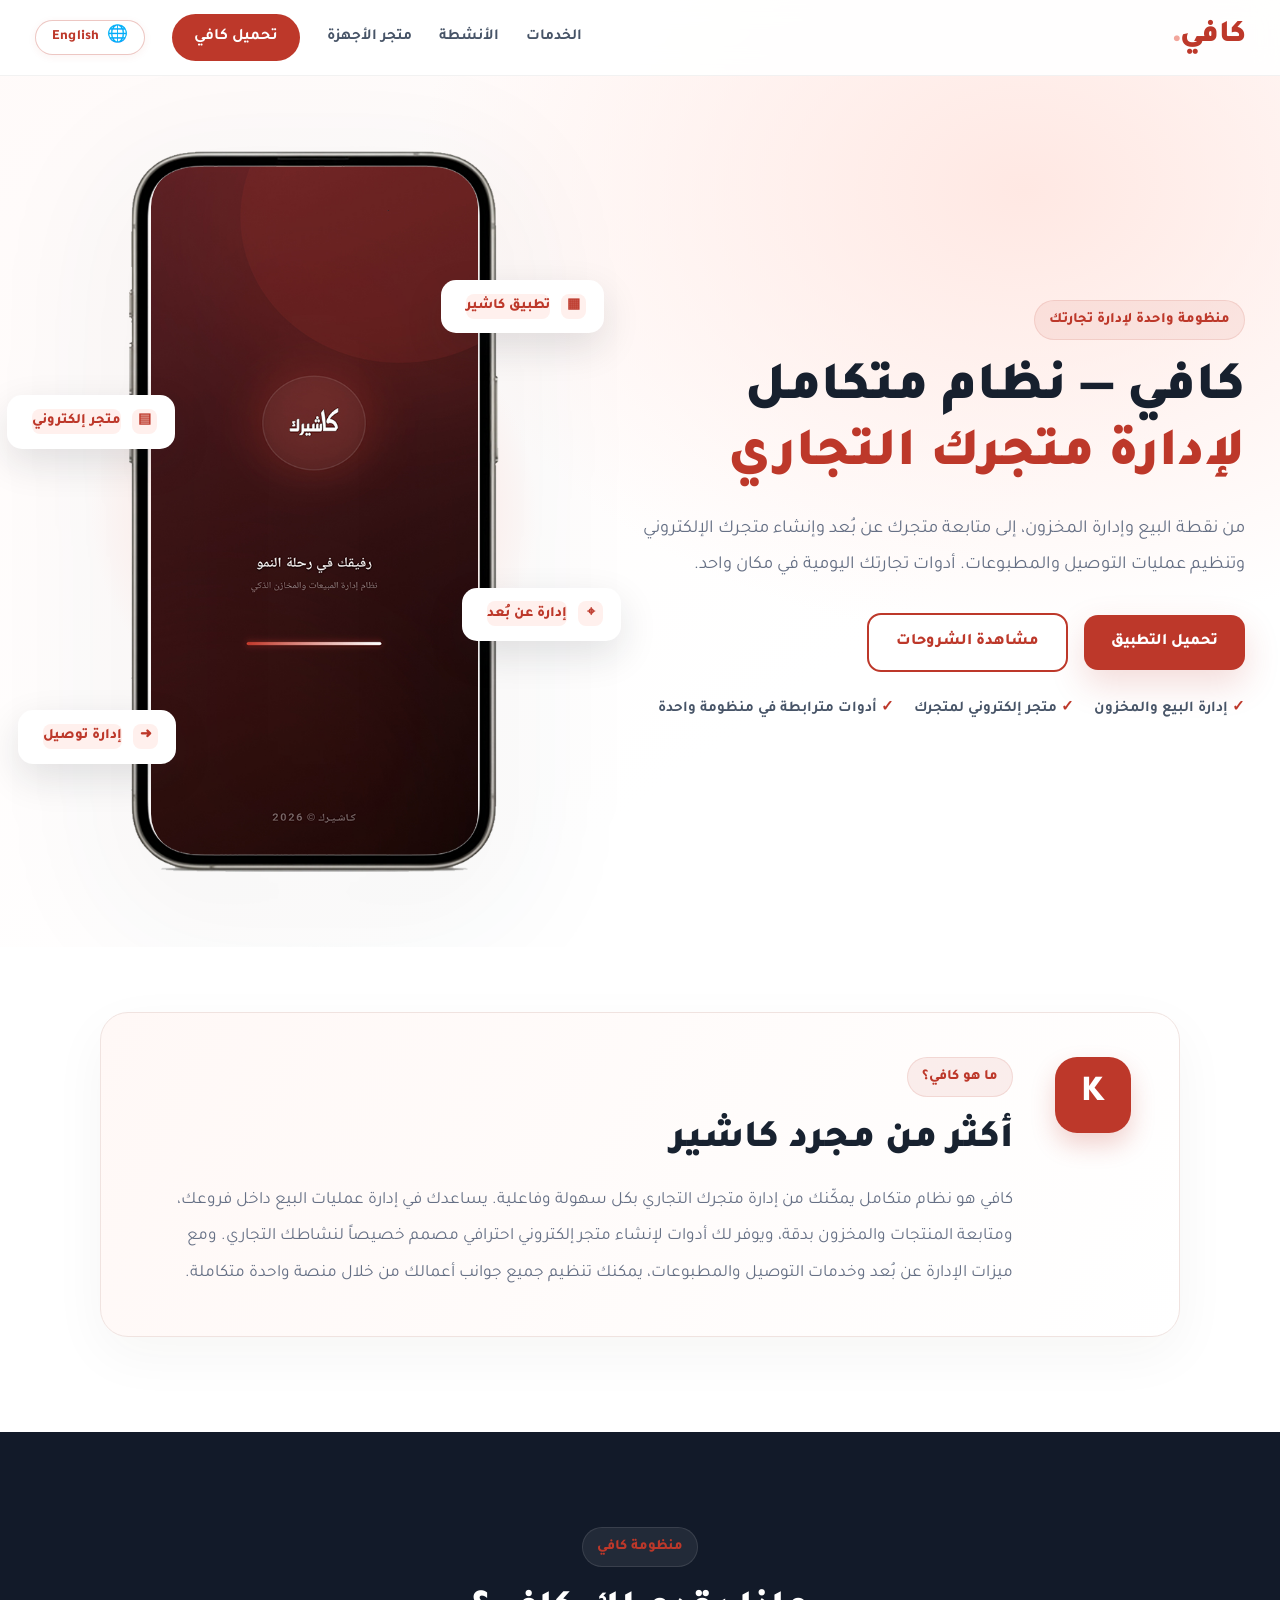
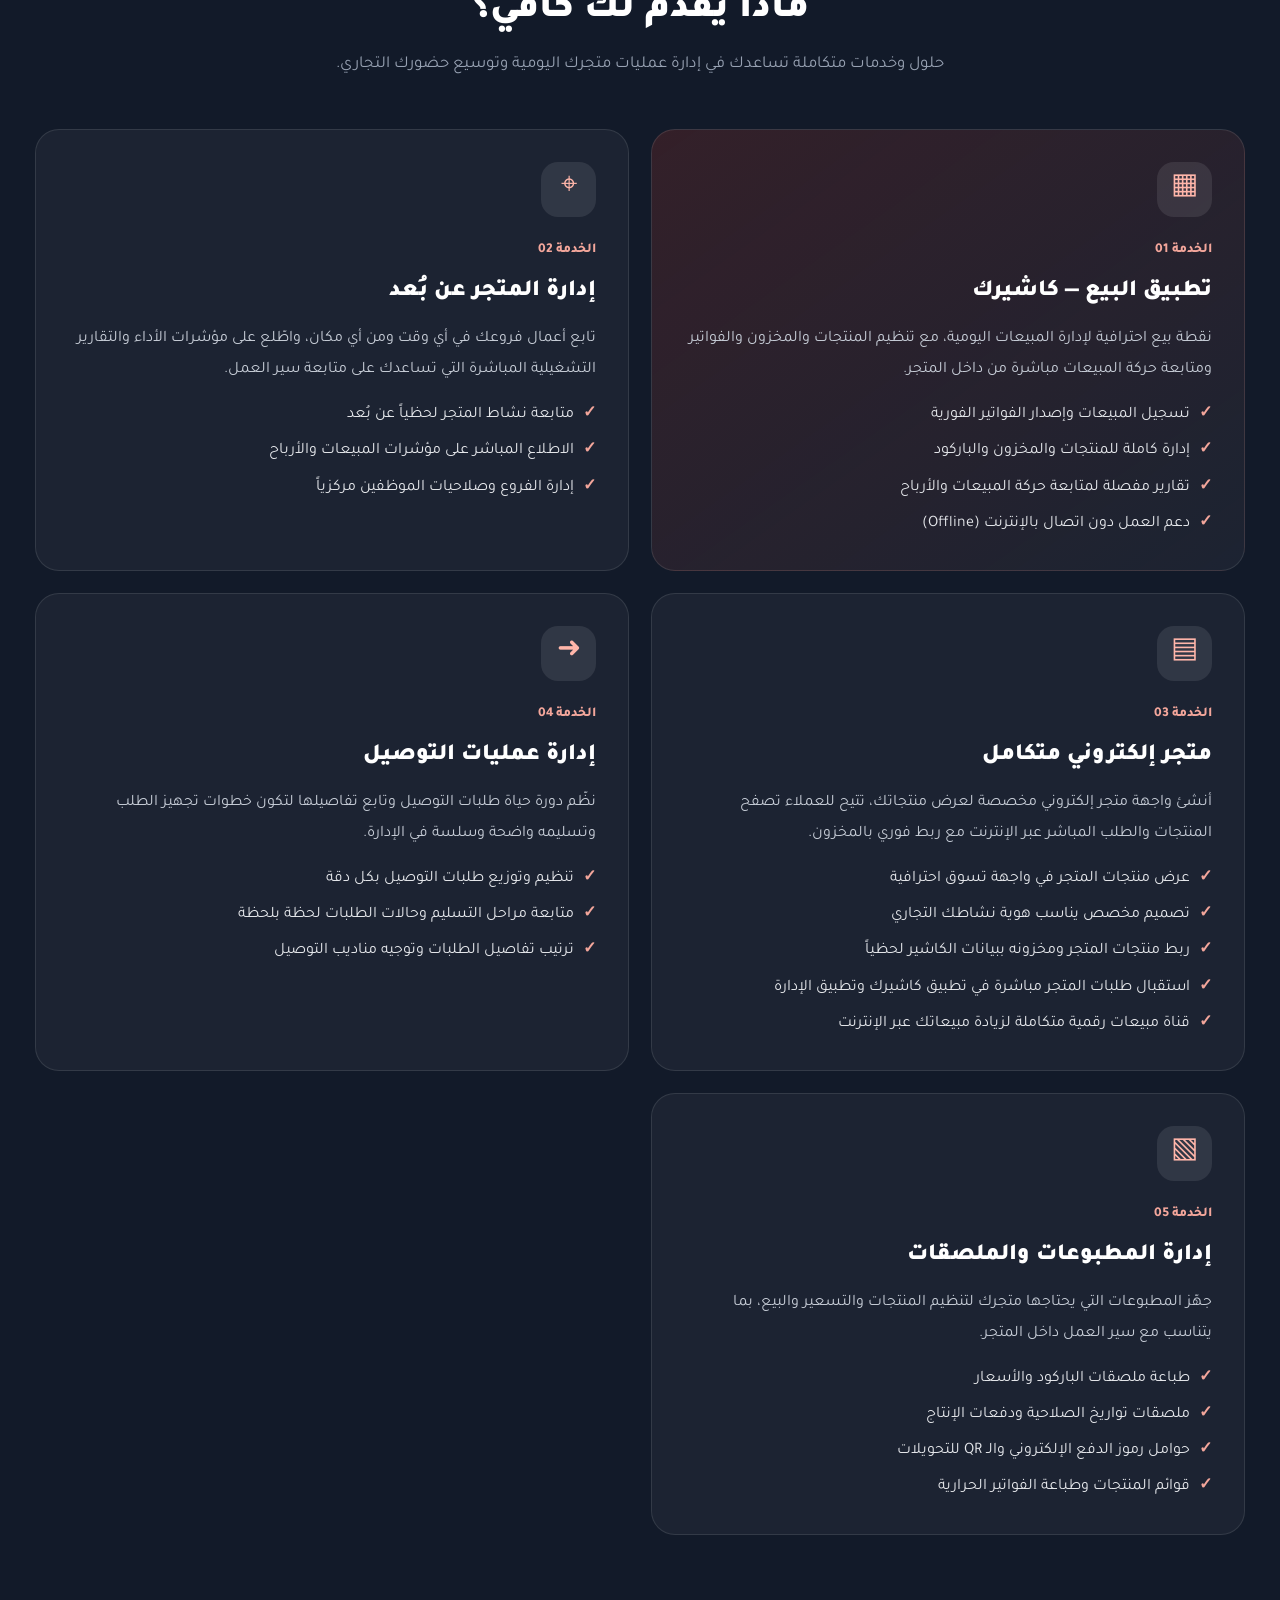
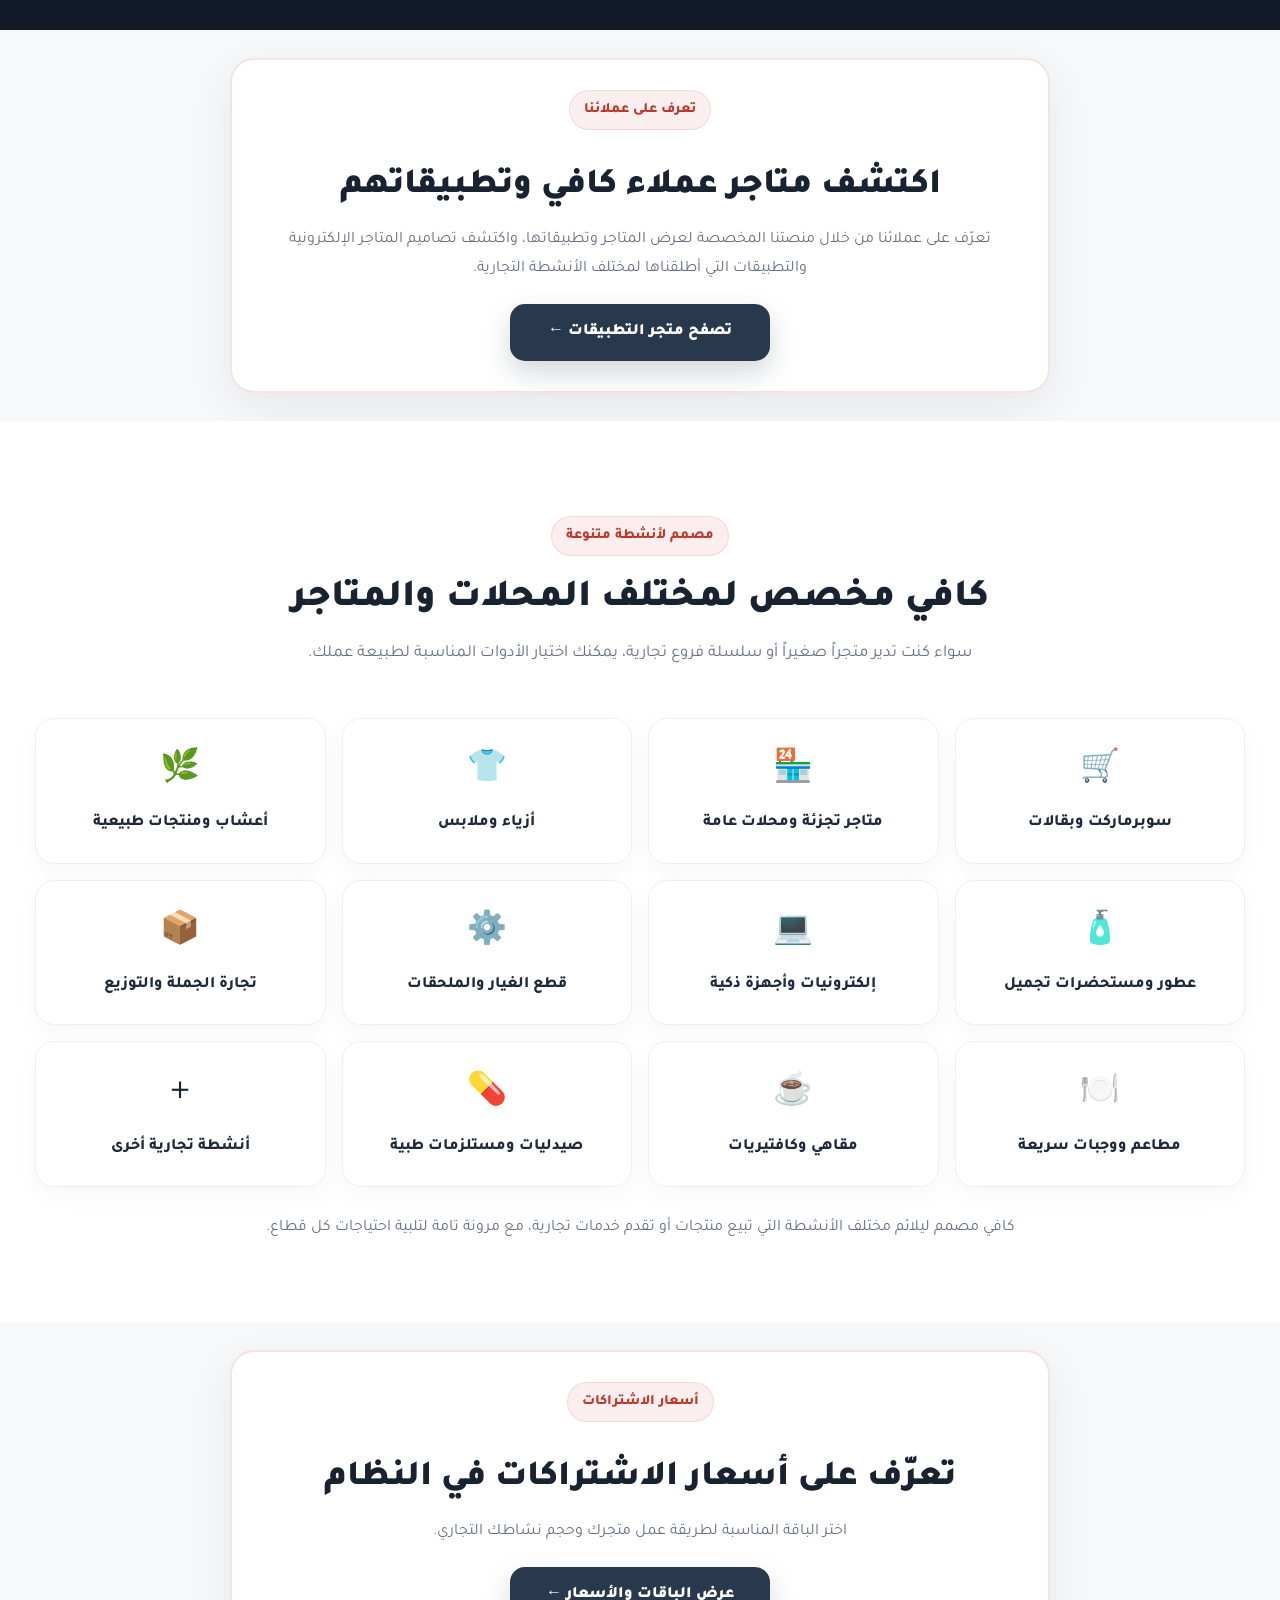
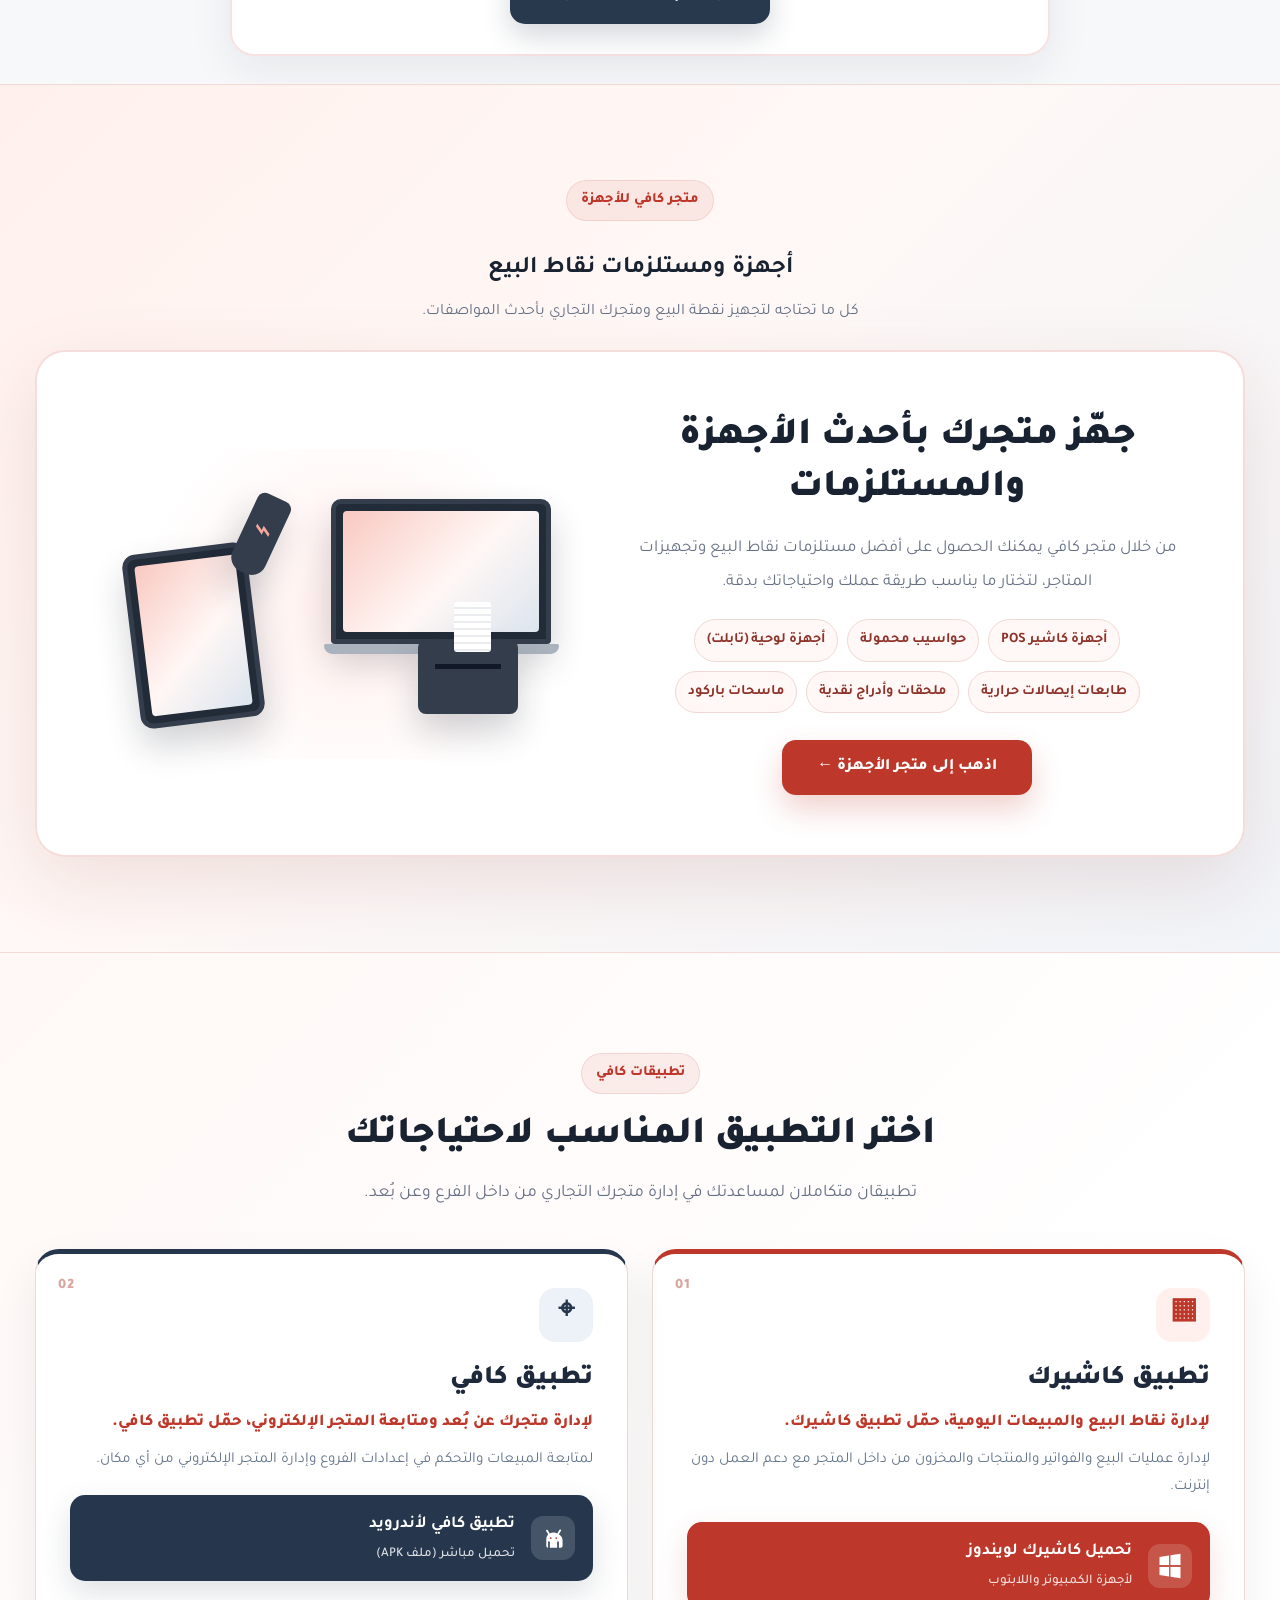
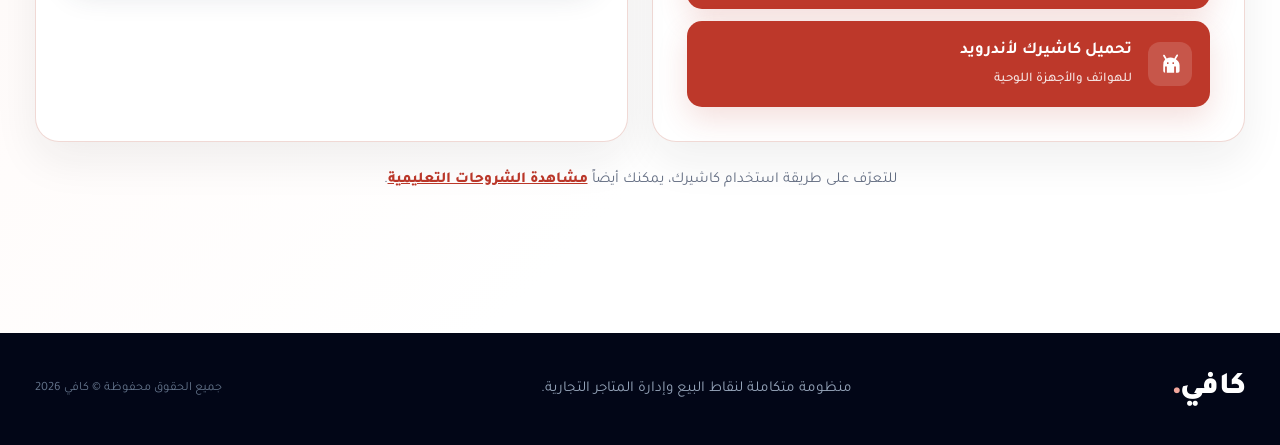
<file: index.html>
<!DOCTYPE html>
<html lang="ar" dir="rtl">
<head>
    <meta charset="UTF-8">
    <meta name="viewport" content="width=device-width, initial-scale=1.0">
    <meta name="theme-color" content="#bd382a">
    <title>كافي | نظام متكامل لنقاط البيع وإدارة المتاجر التجارية</title>
    <meta name="description" content="كافي منظومة متكاملة لإدارة المتاجر ونقاط البيع، تجمع بين تطبيق الكاشير وإدارة المخزون والمنتجات والديون والمصروفات والفواتير، وإنشاء متجر إلكتروني احترافي متزامن، مع الإدارة عن بُعد.">
    <meta name="keywords" content="تطبيق كاشير, نظام نقاط البيع, شاشة بيع, إدارة مخزون, برنامج إدارة المخزون, إضافة منتجات, إدارة الديون, حساب المصروفات, فواتير المبيعات, فواتير المشتريات, إدارة المبيعات, إدارة المحلات التجارية, برنامج محاسبة للمحلات, إنشاء متجر إلكتروني, ربط المتجر الإلكتروني بالكاشير, مزامنة المنتجات والمخزون, كافي, كاشيرك, POS software, point of sale, retail management">
    <meta name="robots" content="index, follow, max-image-preview:large">
    <meta property="og:type" content="website">
    <meta property="og:locale" content="ar_AR">
    <meta property="og:site_name" content="كافي">
    <meta property="og:title" content="كافي | نظام نقاط البيع وإدارة المتاجر التجارية">
    <meta property="og:description" content="إدارة البيع والمخزون والديون والمصروفات والفواتير، مع إنشاء متجر إلكتروني احترافي مرتبط بمنتجات المحل ومخزونه واستقبال طلباته عبر تطبيق كاشيرك وتطبيق الإدارة.">
    <meta property="og:url" content="https://www.kaffii-sd.com/">
    <link rel="canonical" href="https://www.kaffii-sd.com/">
    <script>
    (function(){
        var lang = localStorage.getItem('kashirak_lang') || 'ar';
        document.documentElement.lang = lang;
        document.documentElement.dir = (lang === 'en') ? 'ltr' : 'rtl';
    })();
    </script>
    <script type="application/ld+json">
    {
      "@context": "https://schema.org",
      "@type": "SoftwareApplication",
      "name": "كافي",
      "alternateName": ["كاشيرك", "Kaffii", "Kashirak"],
      "applicationCategory": "BusinessApplication",
      "operatingSystem": "Android, Windows",
      "inLanguage": ["ar", "en"],
      "description": "منظومة متكاملة لإدارة المتاجر التجارية تشمل تطبيق الكاشير ونقاط البيع والمبيعات والمخزون والمنتجات والديون والمصروفات والفواتير، وإنشاء وتصميم متجر إلكتروني للمحل مرتبط بالمنتجات والمخزون، مع وصول طلبات المتجر إلى تطبيق كاشيرك وتطبيق الإدارة، بالإضافة إلى الإدارة عن بُعد.",
      "url": "https://www.kaffii-sd.com/"
    }
    </script>
    <link rel="stylesheet" href="style.css">
    <link rel="stylesheet" href="i18n.css">
    <link rel="preconnect" href="https://fonts.googleapis.com">
    <link rel="preconnect" href="https://fonts.gstatic.com" crossorigin>
    <link href="https://fonts.googleapis.com/css2?family=Tajawal:wght@300;400;500;600;700;800;900&display=swap" rel="stylesheet">
</head>
<body>
    <header class="main-header">
        <div class="container header-flex">
            <a class="logo" href="#top" aria-label="كافي - الصفحة الرئيسية" data-i18n="logo_kafi">كافي<span>.</span></a>
            <nav class="header-nav">
                <a href="#services" data-i18n="nav_services">الخدمات</a>
                <a href="#business-types" data-i18n="nav_business_types">الأنشطة</a>
                <a href="https://www.kaffii.store/kafi" target="_blank" rel="noopener" data-i18n="nav_hardware_store">متجر الأجهزة</a>
                <a href="#final-download" class="btn-primary" data-i18n="nav_download_kafi">تحميل كافي</a>
                <button type="button" class="lang-switcher-btn" id="langSwitch" aria-label="Switch Language">
                    <span class="lang-globe">🌐</span>
                    <span class="lang-name">English</span>
                </button>
            </nav>
        </div>
    </header>

    <main id="top">
        <section class="hero">
            <div class="container hero-layout">
                <div class="hero-copy">
                    <span class="eyebrow" data-i18n="hero_eyebrow">منظومة واحدة لإدارة تجارتك</span>
                    <h1 data-i18n="hero_title">كافي — نظام متكامل <span>لإدارة متجرك التجاري</span></h1>
                    <p class="hero-desc" data-i18n="hero_desc">من نقطة البيع وإدارة المخزون، إلى متابعة متجرك عن بُعد وإنشاء متجرك الإلكتروني وتنظيم عمليات التوصيل والمطبوعات. أدوات تجارتك اليومية في مكان واحد.</p>
                    <div class="hero-buttons">
                        <a href="#final-download" class="primary-btn" data-i18n="hero_btn_download">تحميل التطبيق</a>
                        <a href="tutorial/index.html" class="secondary-btn" data-i18n="hero_btn_tutorials">مشاهدة الشروحات</a>
                    </div>
                    <div class="hero-points">
                        <span data-i18n="hero_point_1">✓ إدارة البيع والمخزون</span>
                        <span data-i18n="hero_point_2">✓ متجر إلكتروني لمتجرك</span>
                        <span data-i18n="hero_point_3">✓ أدوات مترابطة في منظومة واحدة</span>
                    </div>
                </div>
                <div class="hero-visual">
                    <div class="visual-glow"></div>
                    <div class="phone-container">
                        <img src="Images/iphone_frame.png" class="phone-frame" alt="واجهة تطبيق كافي على الهاتف">
                        <div class="screen">
                            <div class="slider" id="slider">
                                <img src="screenshot/slide1.jpg" alt="واجهة تطبيق كافي">
                                <img src="screenshot/slide2.jpg" alt="إدارة المبيعات في كافي">
                                <img src="screenshot/slide3.jpg" alt="واجهة إدارة المنتجات">
                                <img src="screenshot/slide4.jpg" alt="تقارير التطبيق">
                                <img src="screenshot/slide5.jpg" alt="إدارة المخزون">
                                <img src="screenshot/slide6.jpg" alt="تفاصيل التطبيق">
                                <img src="screenshot/slide7.jpg" alt="واجهة إضافية من التطبيق">
                                <img src="screenshot/slide8.jpg" alt="واجهة إضافية من التطبيق">
                            </div>
                        </div>
                    </div>
                    <div class="phone-badges" aria-label="خدمات كافي">
                        <div class="floating-note note-pos"><span aria-hidden="true">▦</span> <span data-i18n="badge_pos">تطبيق كاشير</span></div>
                        <div class="floating-note note-store"><span aria-hidden="true">▤</span> <span data-i18n="badge_store">متجر إلكتروني</span></div>
                        <div class="floating-note note-remote"><span aria-hidden="true">⌖</span> <span data-i18n="badge_remote">إدارة عن بُعد</span></div>
                        <div class="floating-note note-delivery"><span aria-hidden="true">➜</span> <span data-i18n="badge_delivery">إدارة توصيل</span></div>
                    </div>
                </div>
            </div>
        </section>

        <section class="intro-section section-pad">
            <div class="container intro-card">
                <div class="intro-mark">K</div>
                <div>
                    <span class="eyebrow" data-i18n="intro_eyebrow">ما هو كافي؟</span>
                    <h2 data-i18n="intro_title">أكثر من مجرد كاشير</h2>
                    <p data-i18n="intro_desc">كافي هو نظام متكامل يمكّنك من إدارة متجرك التجاري بكل سهولة وفاعلية. يساعدك في إدارة عمليات البيع داخل فروعك، ومتابعة المنتجات والمخزون بدقة، ويوفر لك أدوات لإنشاء متجر إلكتروني احترافي مصمم خصيصاً لنشاطك التجاري. ومع ميزات الإدارة عن بُعد وخدمات التوصيل والمطبوعات، يمكنك تنظيم جميع جوانب أعمالك من خلال منصة واحدة متكاملة.</p>
                </div>
            </div>
        </section>

        <section class="services-section section-pad" id="services">
            <div class="container">
                <div class="section-heading">
                    <span class="eyebrow" data-i18n="services_eyebrow">منظومة كافي</span>
                    <h2 data-i18n="services_title">ماذا يقدم لك كافي؟</h2>
                    <p data-i18n="services_desc">حلول وخدمات متكاملة تساعدك في إدارة عمليات متجرك اليومية وتوسيع حضورك التجاري.</p>
                </div>
                <div class="service-grid">
                    <article class="service-card service-featured">
                        <div class="service-icon" aria-hidden="true">▦</div>
                        <span class="service-index" data-i18n="service_1_index">الخدمة 01</span>
                        <h3 data-i18n="service_1_title">تطبيق البيع — كاشيرك</h3>
                        <p data-i18n="service_1_desc">نقطة بيع احترافية لإدارة المبيعات اليومية، مع تنظيم المنتجات والمخزون والفواتير ومتابعة حركة المبيعات مباشرة من داخل المتجر.</p>
                        <ul>
                            <li data-i18n="service_1_li_1">تسجيل المبيعات وإصدار الفواتير الفورية</li>
                            <li data-i18n="service_1_li_2">إدارة كاملة للمنتجات والمخزون والباركود</li>
                            <li data-i18n="service_1_li_3">تقارير مفصلة لمتابعة حركة المبيعات والأرباح</li>
                            <li data-i18n="service_1_li_4">دعم العمل دون اتصال بالإنترنت (Offline)</li>
                        </ul>
                    </article>
                    <article class="service-card">
                        <div class="service-icon" aria-hidden="true">⌖</div>
                        <span class="service-index" data-i18n="service_2_index">الخدمة 02</span>
                        <h3 data-i18n="service_2_title">إدارة المتجر عن بُعد</h3>
                        <p data-i18n="service_2_desc">تابع أعمال فروعك في أي وقت ومن أي مكان، واطّلع على مؤشرات الأداء والتقارير التشغيلية المباشرة التي تساعدك على متابعة سير العمل.</p>
                        <ul>
                            <li data-i18n="service_2_li_1">متابعة نشاط المتجر لحظياً عن بُعد</li>
                            <li data-i18n="service_2_li_2">الاطلاع المباشر على مؤشرات المبيعات والأرباح</li>
                            <li data-i18n="service_2_li_3">إدارة الفروع وصلاحيات الموظفين مركزياً</li>
                        </ul>
                    </article>
                    <article class="service-card">
                        <div class="service-icon" aria-hidden="true">▤</div>
                        <span class="service-index" data-i18n="service_3_index">الخدمة 03</span>
                        <h3 data-i18n="service_3_title">متجر إلكتروني متكامل</h3>
                        <p data-i18n="service_3_desc">أنشئ واجهة متجر إلكتروني مخصصة لعرض منتجاتك، تتيح للعملاء تصفح المنتجات والطلب المباشر عبر الإنترنت مع ربط فوري بالمخزون.</p>
                        <ul>
                            <li data-i18n="service_3_li_1">عرض منتجات المتجر في واجهة تسوق احترافية</li>
                            <li data-i18n="service_3_li_2">تصميم مخصص يناسب هوية نشاطك التجاري</li>
                            <li data-i18n="service_3_li_3">ربط منتجات المتجر ومخزونه ببيانات الكاشير لحظياً</li>
                            <li data-i18n="service_3_li_4">استقبال طلبات المتجر مباشرة في تطبيق كاشيرك وتطبيق الإدارة</li>
                            <li data-i18n="service_3_li_5">قناة مبيعات رقمية متكاملة لزيادة مبيعاتك عبر الإنترنت</li>
                        </ul>
                    </article>
                    <article class="service-card">
                        <div class="service-icon" aria-hidden="true">➜</div>
                        <span class="service-index" data-i18n="service_4_index">الخدمة 04</span>
                        <h3 data-i18n="service_4_title">إدارة عمليات التوصيل</h3>
                        <p data-i18n="service_4_desc">نظّم دورة حياة طلبات التوصيل وتابع تفاصيلها لتكون خطوات تجهيز الطلب وتسليمه واضحة وسلسة في الإدارة.</p>
                        <ul>
                            <li data-i18n="service_4_li_1">تنظيم وتوزيع طلبات التوصيل بكل دقة</li>
                            <li data-i18n="service_4_li_2">متابعة مراحل التسليم وحالات الطلبات لحظة بلحظة</li>
                            <li data-i18n="service_4_li_3">ترتيب تفاصيل الطلبات وتوجيه مناديب التوصيل</li>
                        </ul>
                    </article>
                    <article class="service-card">
                        <div class="service-icon" aria-hidden="true">▧</div>
                        <span class="service-index" data-i18n="service_5_index">الخدمة 05</span>
                        <h3 data-i18n="service_5_title">إدارة المطبوعات والملصقات</h3>
                        <p data-i18n="service_5_desc">جهّز المطبوعات التي يحتاجها متجرك لتنظيم المنتجات والتسعير والبيع، بما يتناسب مع سير العمل داخل المتجر.</p>
                        <ul>
                            <li data-i18n="service_5_li_1">طباعة ملصقات الباركود والأسعار</li>
                            <li data-i18n="service_5_li_2">ملصقات تواريخ الصلاحية ودفعات الإنتاج</li>
                            <li data-i18n="service_5_li_3">حوامل رموز الدفع الإلكتروني والـ QR للتحويلات</li>
                            <li data-i18n="service_5_li_4">قوائم المنتجات وطباعة الفواتير الحرارية</li>
                        </ul>
                    </article>
                </div>
            </div>
        </section>

        <!-- قسم متاجر وتطبيقات العملاء -->
        <section class="customer-stores-section section-pad">
            <div class="container">
                <article class="customer-stores-card">
                    <div class="customer-stores-copy">
                        <span class="eyebrow" data-i18n="stores_promo_eyebrow">تعرف على عملائنا</span>
                        <h2 data-i18n="stores_promo_title">اكتشف متاجر عملاء كافي وتطبيقاتهم</h2>
                        <p data-i18n="stores_promo_desc">تعرّف على عملائنا من خلال منصتنا المخصصة لعرض المتاجر وتطبيقاتها، واكتشف تصاميم المتاجر الإلكترونية والتطبيقات التي أطلقناها لمختلف الأنشطة التجارية.</p>
                        <a class="customer-stores-btn" href="appstore.html" data-i18n="stores_promo_btn">
                            تصفح متجر التطبيقات ←
                        </a>
                    </div>
                </article>
            </div>
        </section>

        <section class="business-section section-pad" id="business-types">
            <div class="container">
                <div class="section-heading">
                    <span class="eyebrow" data-i18n="biz_eyebrow">مصمم لأنشطة متنوعة</span>
                    <h2 data-i18n="biz_title">كافي مخصص لمختلف المحلات والمتاجر</h2>
                    <p data-i18n="biz_desc">سواء كنت تدير متجراً صغيراً أو سلسلة فروع تجارية، يمكنك اختيار الأدوات المناسبة لطبيعة عملك.</p>
                </div>
                <div class="business-grid">
                    <div class="business-card"><span aria-hidden="true">🛒</span><h3 data-i18n="biz_supermarket">سوبرماركت وبقالات</h3></div>
                    <div class="business-card"><span aria-hidden="true">🏪</span><h3 data-i18n="biz_general_retail">متاجر تجزئة ومحلات عامة</h3></div>
                    <div class="business-card"><span aria-hidden="true">👕</span><h3 data-i18n="biz_fashion">أزياء وملابس</h3></div>
                    <div class="business-card"><span aria-hidden="true">🌿</span><h3 data-i18n="biz_herbal">أعشاب ومنتجات طبيعية</h3></div>
                    <div class="business-card"><span aria-hidden="true">🧴</span><h3 data-i18n="biz_perfumes">عطور ومستحضرات تجميل</h3></div>
                    <div class="business-card"><span aria-hidden="true">💻</span><h3 data-i18n="biz_electronics">إلكترونيات وأجهزة ذكية</h3></div>
                    <div class="business-card"><span aria-hidden="true">⚙️</span><h3 data-i18n="biz_spare_parts">قطع الغيار والملحقات</h3></div>
                    <div class="business-card"><span aria-hidden="true">📦</span><h3 data-i18n="biz_wholesale">تجارة الجملة والتوزيع</h3></div>
                    <div class="business-card"><span aria-hidden="true">🍽️</span><h3 data-i18n="biz_restaurants">مطاعم ووجبات سريعة</h3></div>
                    <div class="business-card"><span aria-hidden="true">☕</span><h3 data-i18n="biz_cafes">مقاهي وكافتيريات</h3></div>
                    <div class="business-card"><span aria-hidden="true">💊</span><h3 data-i18n="biz_pharmacies">صيدليات ومستلزمات طبية</h3></div>
                    <div class="business-card"><span aria-hidden="true">＋</span><h3 data-i18n="biz_others">أنشطة تجارية أخرى</h3></div>
                </div>
                <p class="business-note" data-i18n="biz_note">كافي مصمم ليلائم مختلف الأنشطة التي تبيع منتجات أو تقدم خدمات تجارية، مع مرونة تامة لتلبية احتياجات كل قطاع.</p>
            </div>
        </section>

        <!-- نظام الاشتراكات: قسم مستقل -->
        <section class="system-pricing-promo section-pad">
            <div class="container">
                <div class="system-pricing-card">
                    <span class="eyebrow" data-i18n="pricing_promo_eyebrow">أسعار الاشتراكات</span>
                    <h2 data-i18n="pricing_promo_title">تعرّف على أسعار الاشتراكات في النظام</h2>
                    <p data-i18n="pricing_promo_desc">اختر الباقة المناسبة لطريقة عمل متجرك وحجم نشاطك التجاري.</p>
                    <a class="system-pricing-btn" href="pricing.html" data-i18n="pricing_promo_btn">
                        عرض الباقات والأسعار ←
                    </a>
                </div>
            </div>
        </section>

        <!-- متجر كافي للأجهزة -->
        <section class="store-section section-pad store-section-prominent">
            <div class="container">
                <div class="store-section-heading">
                    <span class="eyebrow" data-i18n="hardware_eyebrow">متجر كافي للأجهزة</span>
                    <h2 data-i18n="hardware_title">أجهزة ومستلزمات نقاط البيع</h2>
                    <p data-i18n="hardware_desc">كل ما تحتاجه لتجهيز نقطة البيع ومتجرك التجاري بأحدث المواصفات.</p>
                </div>

                <div class="store-panel">
                    <div class="store-copy">
                        <h2 data-i18n="hardware_panel_title">جهّز متجرك بأحدث الأجهزة والمستلزمات</h2>
                        <p data-i18n="hardware_panel_desc">من خلال متجر كافي يمكنك الحصول على أفضل مستلزمات نقاط البيع وتجهيزات المتاجر، لتختار ما يناسب طريقة عملك واحتياجاتك بدقة.</p>
                        <div class="store-tags">
                            <span data-i18n="hw_tag_pos">أجهزة كاشير POS</span>
                            <span data-i18n="hw_tag_laptops">حواسيب محمولة</span>
                            <span data-i18n="hw_tag_tablets">أجهزة لوحية (تابلت)</span>
                            <span data-i18n="hw_tag_printers">طابعات إيصالات حرارية</span>
                            <span data-i18n="hw_tag_accessories">ملحقات وأدراج نقدية</span>
                            <span data-i18n="hw_tag_scanners">ماسحات باركود</span>
                        </div>
                        <div class="store-cta-wrap">
                            <a class="primary-btn store-cta" href="https://www.kaffii.store/kafi" target="_blank" rel="noopener" data-i18n="hardware_btn">اذهب إلى متجر الأجهزة ←</a>
                        </div>
                    </div>
                    <div class="store-visual" aria-hidden="true">
                        <div class="device device-laptop"><div class="device-screen"></div><div class="device-base"></div></div>
                        <div class="device device-tablet"><div class="device-screen"></div></div>
                        <div class="device device-printer"><div class="printer-slot"></div><div class="printer-paper"></div></div>
                        <div class="device device-scanner"><span>⌁</span></div>
                    </div>
                </div>
            </div>
        </section>

        <!-- قسم التحميل المباشر -->
        <section class="download-section" id="final-download">
            <div class="container">
                <span class="eyebrow" data-i18n="download_eyebrow">تطبيقات كافي</span>
                <h2 data-i18n="download_title">اختر التطبيق المناسب لاحتياجاتك</h2>
                <p data-i18n="download_desc">تطبيقان متكاملان لمساعدتك في إدارة متجرك التجاري من داخل الفرع وعن بُعد.</p>

                <div class="download-app-grid">
                    <article class="download-app-card download-app-pos">
                        <span class="download-app-number" data-i18n="app_1_num">01</span>
                        <div class="download-app-icon" aria-hidden="true">▦</div>
                        <h3 data-i18n="app_1_title">تطبيق كاشيرك</h3>
                        <p class="download-app-purpose" data-i18n="app_1_purpose">لإدارة نقاط البيع والمبيعات اليومية، حمّل تطبيق كاشيرك.</p>
                        <p class="download-app-description" data-i18n="app_1_desc">لإدارة عمليات البيع والفواتير والمنتجات والمخزون من داخل المتجر مع دعم العمل دون إنترنت.</p>
                        <div class="download-buttons">
                            <a href="https://github.com/breakstor/Kashirak/releases/download/exe1.3.5/Kashirak.desktop.1-3-5.zip" class="btn-download-big">
                                <span class="download-symbol download-symbol-windows" aria-hidden="true">
                                    <svg viewBox="0 0 24 24" focusable="false"><path d="M3 4.2 11.2 3v8.1H3V4.2Zm9.4-1.4L21 1.6v9.5h-8.6V2.8ZM3 12.9h8.2V21L3 19.8v-6.9Zm9.4 0H21v9.5l-8.6-1.2v-8.3Z"/></svg>
                                </span>
                                <span><strong data-i18n="btn_download_windows">تحميل كاشيرك لويندوز</strong><small data-i18n="sub_download_windows">لأجهزة الكمبيوتر واللابتوب</small></span>
                            </a>
                            <a href="https://github.com/breakstor/Kashirak/releases/download/Apk1.3.5/kashirak-1-3-5.apk" class="btn-download-big">
                                <span class="download-symbol download-symbol-android" aria-hidden="true">
                                    <svg viewBox="0 0 32 32" focusable="false">
                                        <path d="M10.1 11.4 7.9 7.7a1 1 0 0 1 1.7-1l2.2 3.7a9.8 9.8 0 0 1 8.4 0l2.2-3.7a1 1 0 1 1 1.7 1l-2.2 3.7A8.3 8.3 0 0 1 26 18v6.2a2 2 0 0 1-2 2h-2v-6.8h-2v6.8h-8v-6.8h-2v6.8H10a2 2 0 0 1-2-2V18a8.3 8.3 0 0 1 2.1-6.6Z"/>
                                        <circle cx="13" cy="15.5" r="1" fill="currentColor"/>
                                        <circle cx="19" cy="15.5" r="1" fill="currentColor"/>
                                    </svg>
                                </span>
                                <span><strong data-i18n="btn_download_android">تحميل كاشيرك لأندرويد</strong><small data-i18n="sub_download_android">للهواتف والأجهزة اللوحية</small></span>
                            </a>
                        </div>
                    </article>

                    <article class="download-app-card download-app-remote">
                        <span class="download-app-number" data-i18n="app_2_num">02</span>
                        <div class="download-app-icon" aria-hidden="true">⌖</div>
                        <h3 data-i18n="app_2_title">تطبيق كافي</h3>
                        <p class="download-app-purpose" data-i18n="app_2_purpose">لإدارة متجرك عن بُعد ومتابعة المتجر الإلكتروني، حمّل تطبيق كافي.</p>
                        <p class="download-app-description" data-i18n="app_2_desc">لمتابعة المبيعات والتحكم في إعدادات الفروع وإدارة المتجر الإلكتروني من أي مكان.</p>
                        <div class="download-buttons">
                            <a href="https://github.com/breakstor/Kashirak/releases/download/dash-apk.1.0.8/_._._._v1.0.8.apk" class="btn-download-big download-coming-soon" aria-label="رابط تحميل تطبيق كافي لأندرويد">
                                <span class="download-symbol download-symbol-android" aria-hidden="true">
                                    <svg viewBox="0 0 32 32" focusable="false">
                                        <path d="M10.1 11.4 7.9 7.7a1 1 0 0 1 1.7-1l2.2 3.7a9.8 9.8 0 0 1 8.4 0l2.2-3.7a1 1 0 1 1 1.7 1l-2.2 3.7A8.3 8.3 0 0 1 26 18v6.2a2 2 0 0 1-2 2h-2v-6.8h-2v6.8h-8v-6.8h-2v6.8H10a2 2 0 0 1-2-2V18a8.3 8.3 0 0 1 2.1-6.6Z"/>
                                        <circle cx="13" cy="15.5" r="1" fill="currentColor"/>
                                        <circle cx="19" cy="15.5" r="1" fill="currentColor"/>
                                    </svg>
                                </span>
                                <span><strong data-i18n="btn_download_kafi_android">تطبيق كافي لأندرويد</strong><small data-i18n="sub_download_kafi_android">تحميل مباشر (ملف APK)</small></span>
                            </a>
                        </div>
                    </article>
                </div>
                <p class="download-note"><span data-i18n="download_note_text">للتعرّف على طريقة استخدام كاشيرك، يمكنك أيضاً</span> <a href="tutorial/index.html" data-i18n="download_note_link">مشاهدة الشروحات التعليمية</a>.</p>
            </div>
        </section>
    </main>

    <footer class="footer">
        <div class="container footer-inner">
            <a class="logo footer-logo" href="#top" data-i18n="logo_kafi">كافي<span>.</span></a>
            <p data-i18n="footer_desc">منظومة متكاملة لنقاط البيع وإدارة المتاجر التجارية.</p>
            <small data-i18n="footer_rights">جميع الحقوق محفوظة © كافي 2026</small>
        </div>
    </footer>
    <script src="script.js"></script>
    <script src="translations.js"></script>
</body>
</html>
</file>
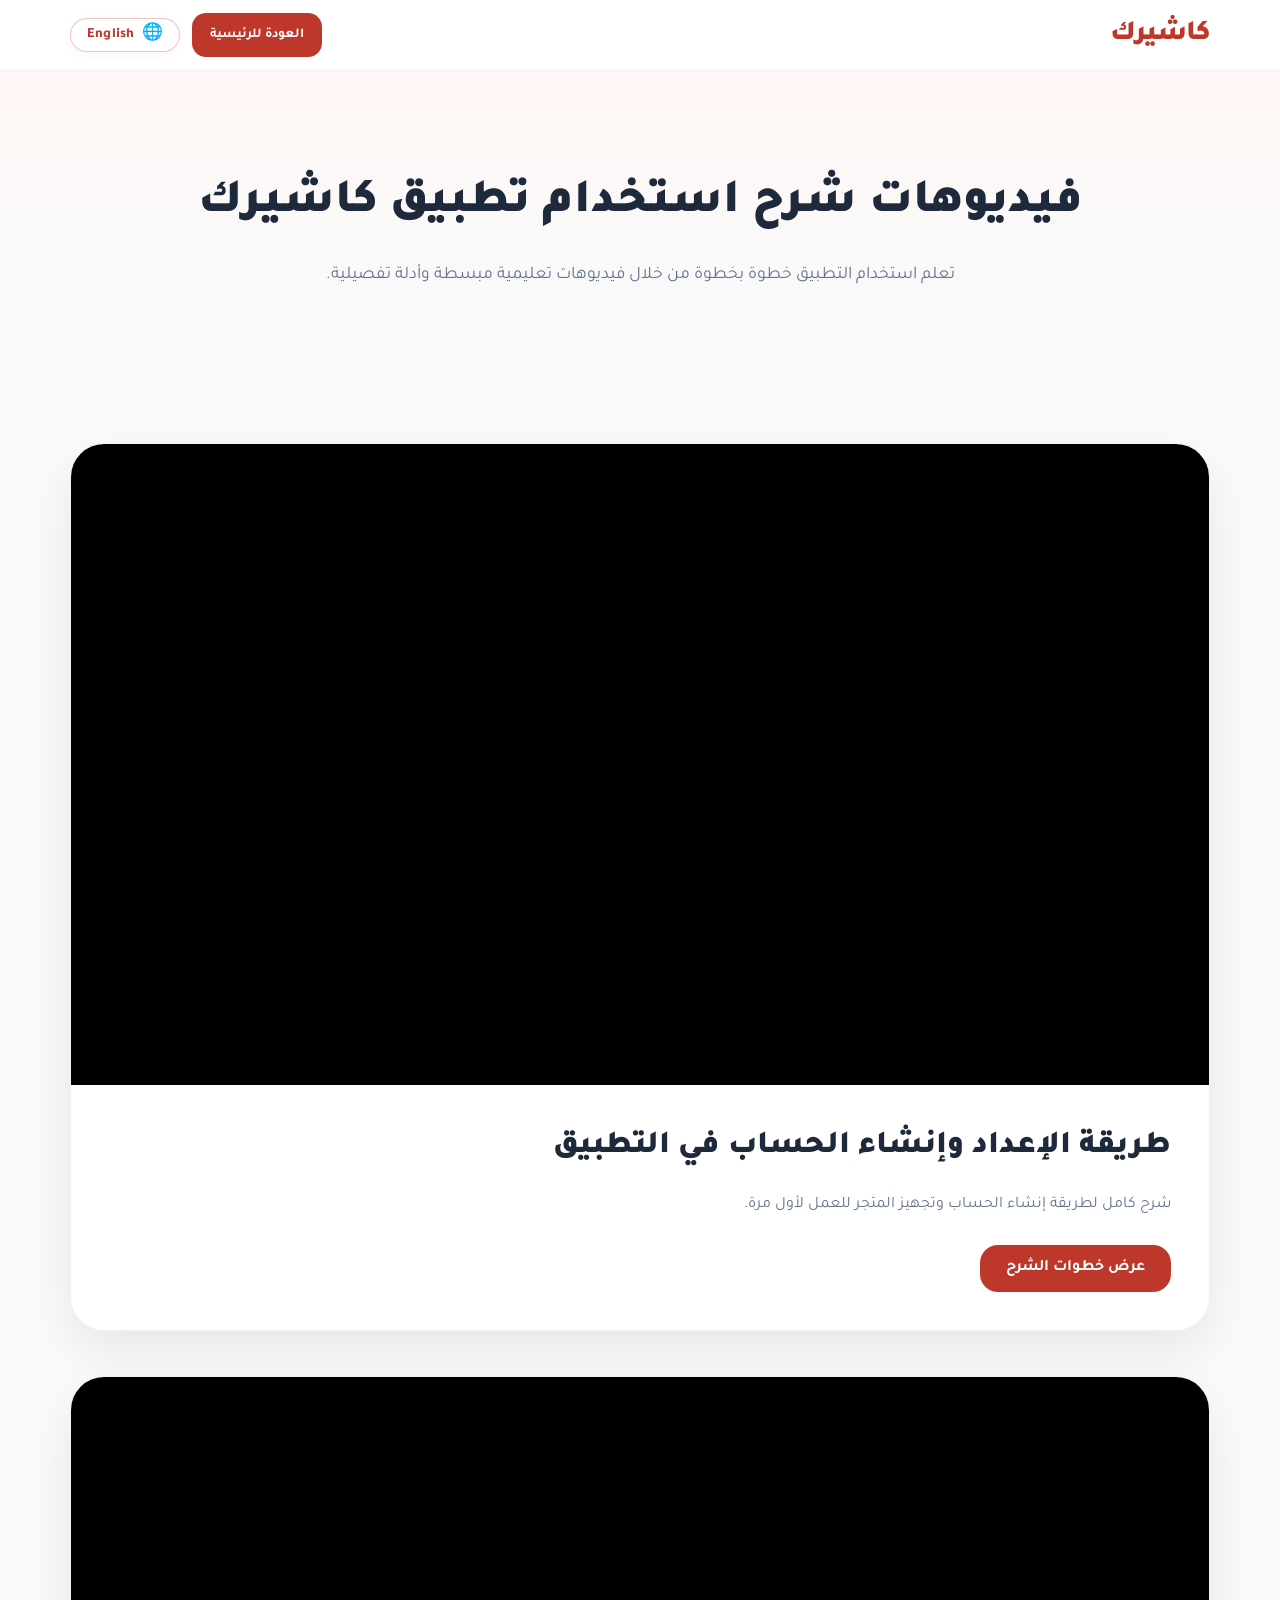
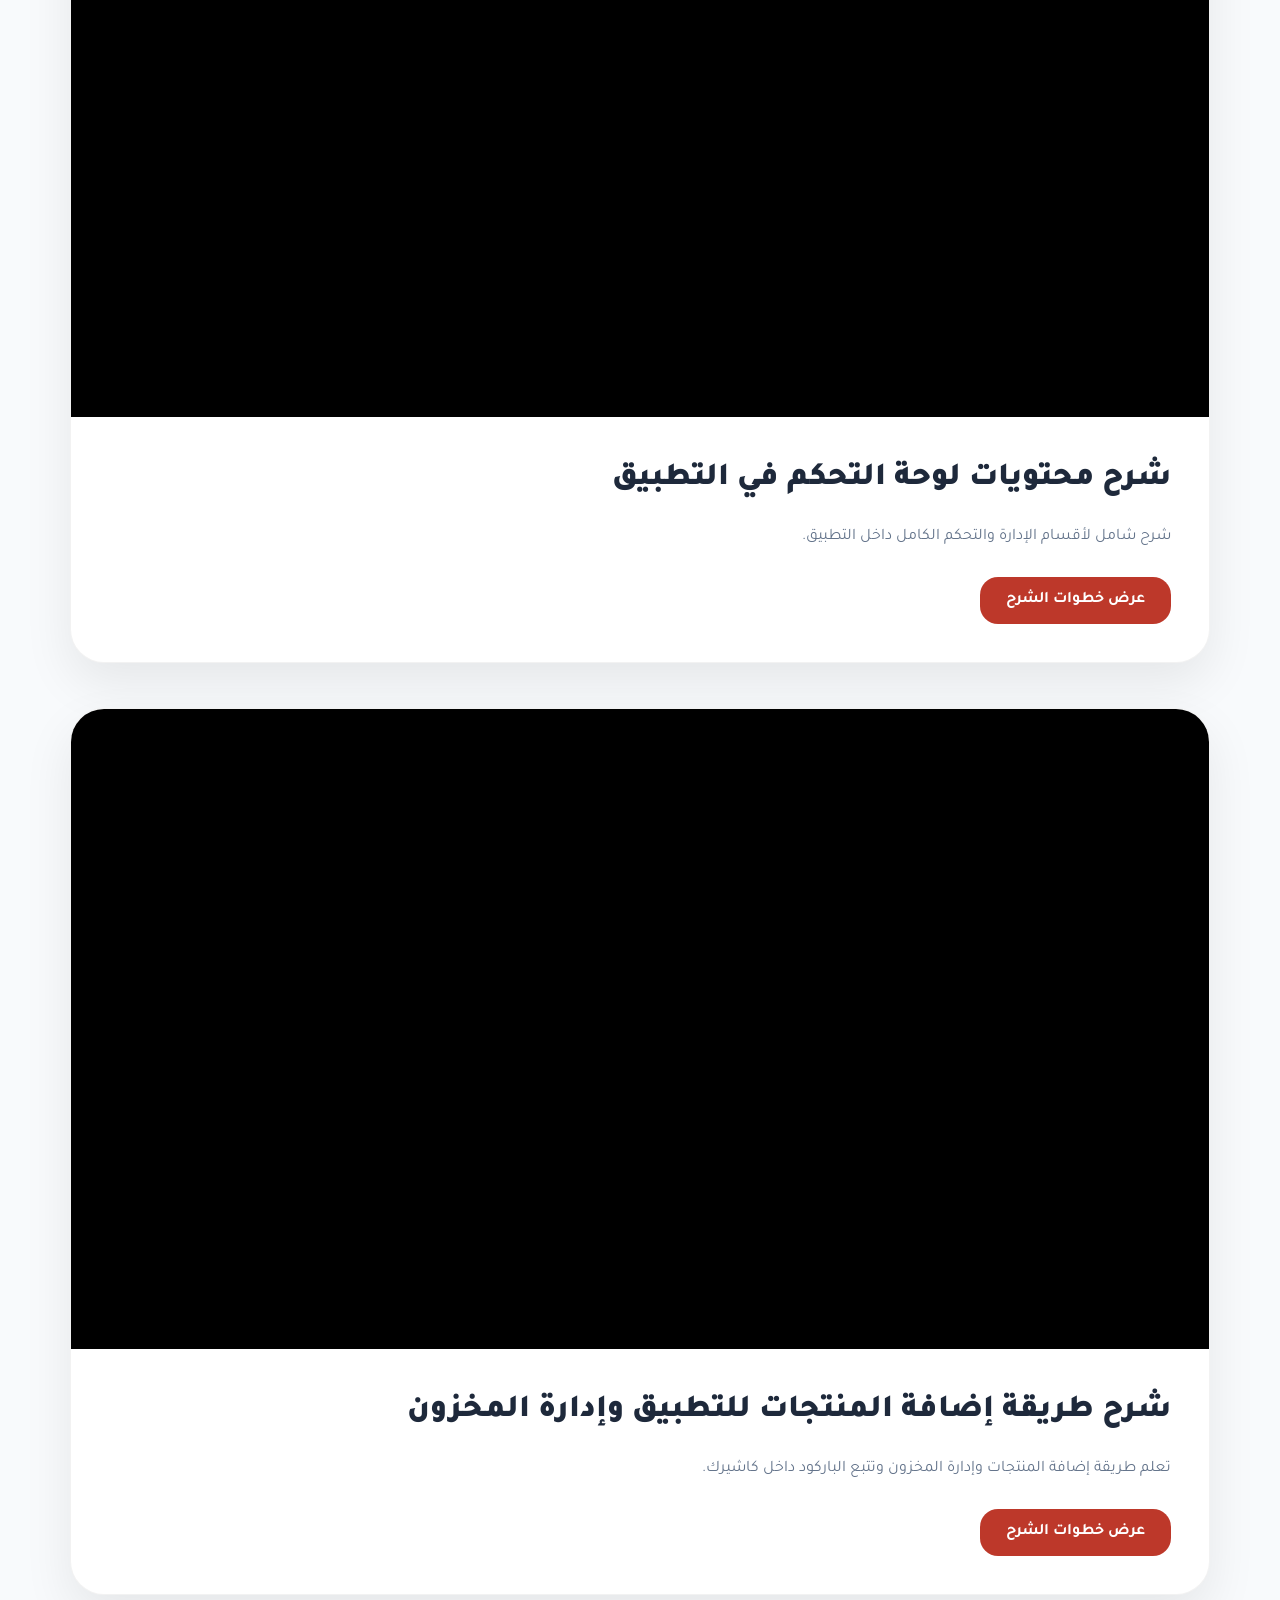
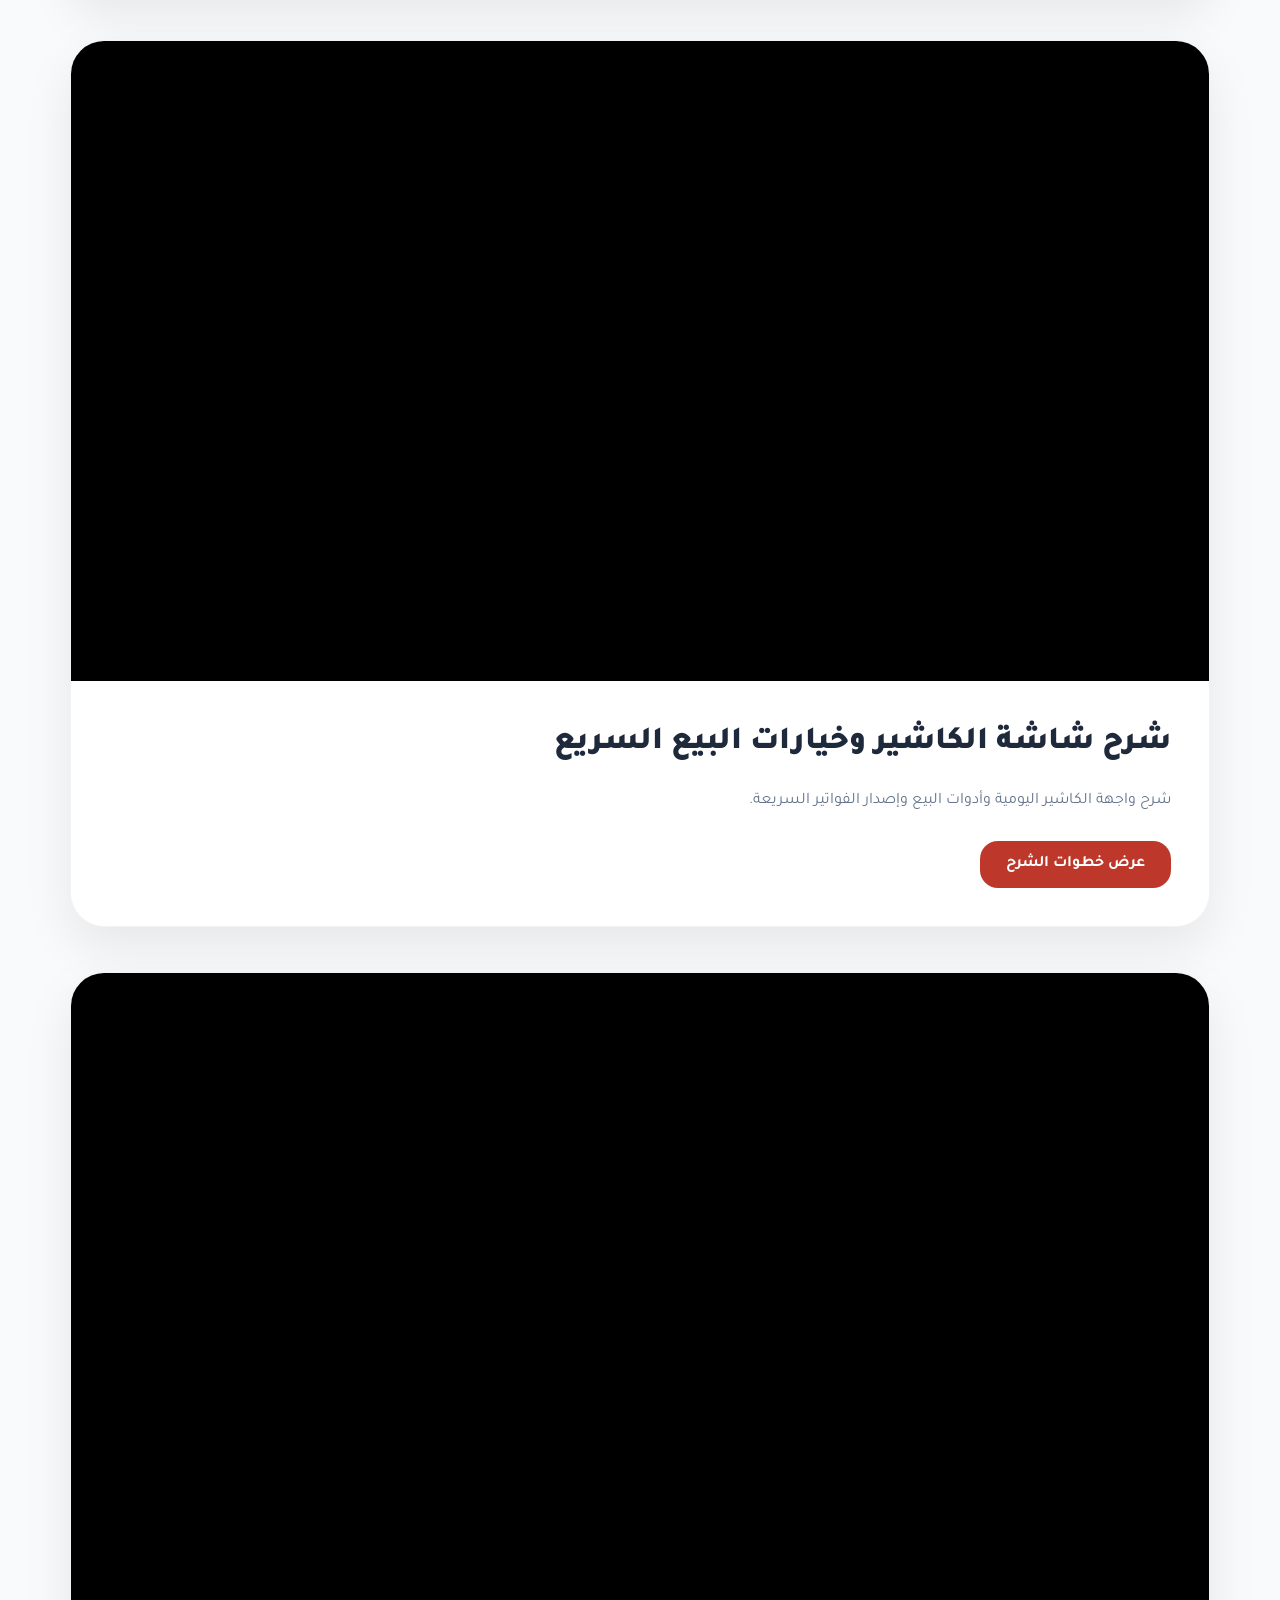
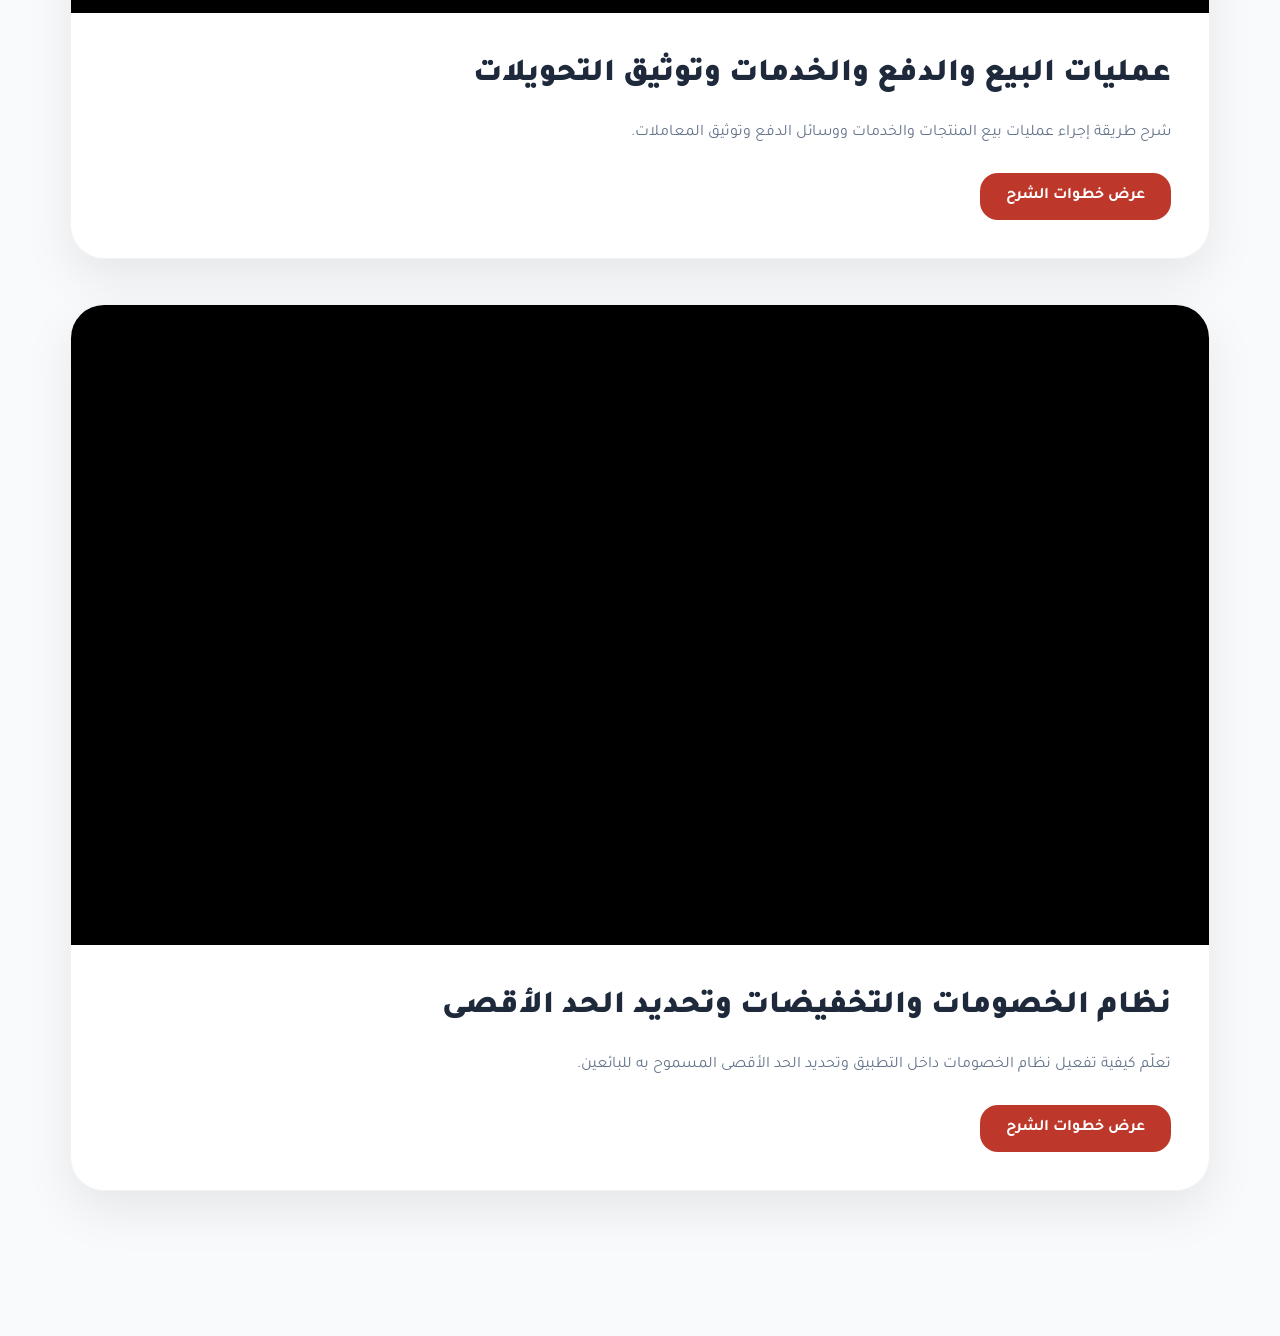
<file: tutorial/index.html>
<!DOCTYPE html>
<html lang="ar" dir="rtl">
<head>
    <meta charset="UTF-8">
    <meta name="viewport" content="width=device-width, initial-scale=1.0">
    <title data-i18n="tut_page_title">شروحات كاشيرك | دليل الاستخدام بالفيديو</title>
    <script>
    (function(){
        var lang = localStorage.getItem('kashirak_lang') || 'ar';
        document.documentElement.lang = lang;
        document.documentElement.dir = (lang === 'en') ? 'ltr' : 'rtl';
    })();
    </script>
    <link rel="stylesheet" href="tutorial.css">
    <link rel="stylesheet" href="../i18n.css">
    <link rel="preconnect" href="https://fonts.googleapis.com">
    <link rel="preconnect" href="https://fonts.gstatic.com" crossorigin>
    <link href="https://fonts.googleapis.com/css2?family=Tajawal:wght@300;400;500;700;800;900&display=swap" rel="stylesheet">
</head>
<body>

    <header class="tutorial-header">
        <div class="container header-flex">
            <a href="../index.html" class="logo" data-i18n="logo_kashirak">كاشيرك</a>
            <div style="display:flex;align-items:center;gap:12px;">
                <a href="../index.html" class="back-btn" data-i18n="tut_nav_back">العودة للرئيسية</a>
                <button type="button" class="lang-switcher-btn" id="langSwitch" aria-label="Switch Language">
                    <span class="lang-globe">🌐</span>
                    <span class="lang-name">English</span>
                </button>
            </div>
        </div>
    </header>

    <section class="hero-section">
        <div class="container">
            <h1 data-i18n="tut_hero_title">فيديوهات شرح استخدام تطبيق كاشيرك</h1>
            <p data-i18n="tut_hero_desc">تعلم استخدام التطبيق خطوة بخطوة من خلال فيديوهات تعليمية مبسطة وأدلة تفصيلية.</p>
        </div>
    </section>

    <section class="videos-section">
        <div class="container">

            <!-- ========================================================= -->
            <!-- VIDEO 1 -->
            <!-- ========================================================= -->
            <div class="video-card">
                <div class="video-wrapper">
                    <iframe
                        src="https://www.youtube.com/embed/ApjBHp-VCj8"
                        title="YouTube video player"
                        frameborder="0"
                        allowfullscreen>
                    </iframe>
                </div>
                <div class="video-content">
                    <h2 data-i18n="tut_v1_title">طريقة الإعداد وإنشاء الحساب في التطبيق</h2>
                    <p data-i18n="tut_v1_desc">شرح كامل لطريقة إنشاء الحساب وتجهيز المتجر للعمل لأول مرة.</p>
                    <button class="lesson-toggle" data-i18n="tut_btn_show">عرض خطوات الشرح</button>
                    <div class="lesson-content" data-i18n-html="tut_l1_content">
                        <p><strong>تشغيل التطبيق والترحيب</strong></p>
                        <ul>
                            <li>عند فتح التطبيق لأول مرة، تخطَّ شاشات الترحيب بالنقر على "التالي" ثم "ابدأ الآن".</li>
                            <li>انقر على زر "ابدأ الإعداد" في شاشة الترحيب بالتهيئة.</li>
                        </ul>
                        <p><strong>تحديد نوع الحساب</strong></p>
                        <ul>
                            <li>مستخدم قديم: لتسجيل الدخول واستعادة بيانات المتجر السابقة.</li>
                            <li>مستخدم جديد: لإنشاء متجر جديد والبدء لأول مرة.</li>
                        </ul>
                        <p><strong>ضبط بيانات النشاط التجاري</strong></p>
                        <ul>
                            <li>تحديد نوع النشاط التجاري وتصنيف المتجر بدقة.</li>
                            <li>إدخال اسم المتجر، العنوان، وأرقام الهاتف للتواصل.</li>
                        </ul>
                        <p><strong>معلومات المالك والأمان</strong></p>
                        <ul>
                            <li>إدخال اسم المالك والبريد الإلكتروني الرسمي.</li>
                            <li>تعيين كلمة مرور قوية وإضافة رمز PIN لتسهيل الدخول السريع.</li>
                        </ul>
                        <p><strong>الموظفون والورديات</strong></p>
                        <ul>
                            <li>إضافة البائعين وتحديد ورديات العمل وصلاحيات المستخدمين.</li>
                        </ul>
                        <p><strong>إعدادات الكاشير الذكية</strong></p>
                        <ul>
                            <li>تفعيل الخدمات الإضافية والمدفوعة.</li>
                            <li>تفعيل البيع الآجل (إدارة دفتر الديون).</li>
                            <li>تفعيل تعدد العملات والتسعير المرن.</li>
                        </ul>
                        <p><strong>الحسابات البنكية والفترة التجريبية</strong></p>
                        <ul>
                            <li>إضافة الحسابات البنكية الخاصة بالمتجر لتسهيل التحويلات.</li>
                            <li>تفعيل الفترة التجريبية المجانية لبدء العمل فوراً.</li>
                        </ul>
                    </div>
                </div>
            </div>

            <!-- ========================================================= -->
            <!-- VIDEO 2 -->
            <!-- ========================================================= -->
            <div class="video-card">
                <div class="video-wrapper">
                    <iframe
                        src="https://www.youtube.com/embed/m_QMqSwxC9k"
                        title="YouTube video player"
                        frameborder="0"
                        allowfullscreen>
                    </iframe>
                </div>
                <div class="video-content">
                    <h2 data-i18n="tut_v2_title">شرح محتويات لوحة التحكم في التطبيق</h2>
                    <p data-i18n="tut_v2_desc">شرح شامل لأقسام الإدارة والتحكم الكامل داخل التطبيق.</p>
                    <button class="lesson-toggle" data-i18n="tut_btn_show">عرض خطوات الشرح</button>
                    <div class="lesson-content" data-i18n-html="tut_l2_content">
                        <p><strong>لوحة التحكم الرئيسية</strong></p>
                        <ul>
                            <li>واجهة مخصصة لصاحب المتجر والإدارة فقط.</li>
                            <li>تمنحك التحكم الكامل في الحساب والمخزون والمبيعات والتقارير المالية.</li>
                        </ul>
                        <p><strong>النظرة العامة ومؤشرات الأداء</strong></p>
                        <ul>
                            <li>عرض إجمالي المبيعات اليومية والشهرية وصافي الأرباح بصورة فورية.</li>
                        </ul>
                        <p><strong>أقسام الإدارة والتشغيل</strong></p>
                        <ul>
                            <li>المنتجات وإدارة المخزون والباركود.</li>
                            <li>المبيعات وإصدار الفواتير.</li>
                            <li>الإحصائيات والتحليلات البيانية.</li>
                            <li>التقارير المالية والأرباح.</li>
                            <li>تسجيل وإدارة المصروفات التشغيلية.</li>
                            <li>دفتر الديون وحسابات العملاء.</li>
                            <li>إدارة الموردين وحسابات المشتريات.</li>
                            <li>سجل المدفوعات والتحويلات.</li>
                            <li>أرشيف الورديات وجرد الكاشير اليومي.</li>
                            <li>إدارة المستخدمين وصلاحيات الموظفين.</li>
                            <li>إعدادات الكاشير ونقاط البيع.</li>
                            <li>النسخ الاحتياطي السحابي التلقائي.</li>
                            <li>إدارة الطابعات الحرارية والأجهزة الملحقة.</li>
                        </ul>
                    </div>
                </div>
            </div>

            <!-- ========================================================= -->
            <!-- VIDEO 3 -->
            <!-- ========================================================= -->
            <div class="video-card">
                <div class="video-wrapper">
                    <iframe
                        src="https://www.youtube.com/embed/euVmtFfFOvo"
                        title="YouTube video player"
                        frameborder="0"
                        allowfullscreen>
                    </iframe>
                </div>
                <div class="video-content">
                    <h2 data-i18n="tut_v3_title">شرح طريقة إضافة المنتجات للتطبيق وإدارة المخزون</h2>
                    <p data-i18n="tut_v3_desc">تعلم طريقة إضافة المنتجات وإدارة المخزون وتتبع الباركود داخل كاشيرك.</p>
                    <button class="lesson-toggle" data-i18n="tut_btn_show">عرض خطوات الشرح</button>
                    <div class="lesson-content" data-i18n-html="tut_l3_content">
                        <p><strong>إضافة منتج جديد</strong></p>
                        <ul>
                            <li>إدراج صورة توضيحية للمنتج.</li>
                            <li>كتابة اسم المنتج بدقة وتحديد القسم أو التصنيف.</li>
                            <li>مسح الباركود باستخدام الكاميرا أو قارئ الباركود.</li>
                            <li>تحديد سعر التكلفة (سعر الشراء) وسعر البيع.</li>
                            <li>تحديد الكمية الأولية المتوفرة في المخزون.</li>
                            <li>ضبط تنبيه الحد الأدنى للمخزون لتلقي إشعارات قبل النفاد.</li>
                        </ul>
                        <p><strong>أدوات إدارة المخزون والجرد</strong></p>
                        <ul>
                            <li>إصدار تقارير جرد المخزون التفصيلية في أي وقت.</li>
                            <li>الاستيراد الشامل للمنتجات عبر ملفات Excel بنقرة واحدة.</li>
                            <li>تصدير بيانات المنتجات والمخزون إلى ملف Excel للمراجعة.</li>
                        </ul>
                    </div>
                </div>
            </div>

            <!-- ========================================================= -->
            <!-- VIDEO 4 -->
            <!-- ========================================================= -->
            <div class="video-card">
                <div class="video-wrapper">
                    <iframe
                        src="https://www.youtube.com/embed/O58B58KB8OM"
                        title="YouTube video player"
                        frameborder="0"
                        allowfullscreen>
                    </iframe>
                </div>
                <div class="video-content">
                    <h2 data-i18n="tut_v4_title">شرح شاشة الكاشير وخيارات البيع السريع</h2>
                    <p data-i18n="tut_v4_desc">شرح واجهة الكاشير اليومية وأدوات البيع وإصدار الفواتير السريعة.</p>
                    <button class="lesson-toggle" data-i18n="tut_btn_show">عرض خطوات الشرح</button>
                    <div class="lesson-content" data-i18n-html="tut_l4_content">
                        <p><strong>شاشة الكاشير اليومية</strong></p>
                        <ul>
                            <li>الشاشة الرئيسية والعملية للبائعين لإتمام المبيعات بسرعة وسلاسة.</li>
                            <li>متابعة حركة المبيعات المباشرة وحساب إجمالي الفاتورة لحظياً.</li>
                        </ul>
                        <p><strong>أدوات البيع وإصدار الفواتير</strong></p>
                        <ul>
                            <li>اختيار المنتجات عبر الأقسام المصنفة أو البحث السريع.</li>
                            <li>مسح الباركود بسرعة فائقة لإضافة المنتجات فوراً.</li>
                            <li>إمكانية إضافة منتج حر غير مسجل في القائمة.</li>
                            <li>تعديل الكميات وتطبيق الخصومات بسهولة.</li>
                            <li>تحديد طريقة الدفع وإصدار الإيصال المطبوع.</li>
                        </ul>
                        <p><strong>الأقسام المساعدة للبائع</strong></p>
                        <ul>
                            <li>تسجيل الخدمات الإضافية المدفوعة.</li>
                            <li>متابعة درج النقدية اليومي وجرد الصندوق.</li>
                            <li>تسجيل المصاريف اليومية العاجلة من الصندوق.</li>
                            <li>استعراض فواتير اليوم وإعادة طباعتها أو تعديلها.</li>
                            <li>الآلة الحاسبة المدمجة لإجراء العمليات الحسابية السريعة.</li>
                        </ul>
                    </div>
                </div>
            </div>

            <!-- ========================================================= -->
            <!-- VIDEO 5 -->
            <!-- ========================================================= -->
            <div class="video-card">
                <div class="video-wrapper">
                    <iframe
                        src="https://www.youtube.com/embed/FfK8PdxMwao"
                        title="YouTube video player"
                        frameborder="0"
                        allowfullscreen>
                    </iframe>
                </div>
                <div class="video-content">
                    <h2 data-i18n="tut_v5_title">عمليات البيع والدفع والخدمات وتوثيق التحويلات</h2>
                    <p data-i18n="tut_v5_desc">شرح طريقة إجراء عمليات بيع المنتجات والخدمات ووسائل الدفع وتوثيق المعاملات.</p>
                    <button class="lesson-toggle" data-i18n="tut_btn_show">عرض خطوات الشرح</button>
                    <div class="lesson-content" data-i18n-html="tut_l5_content">
                        <p><strong>تجهيز الفاتورة وإتمام البيع</strong></p>
                        <ul>
                            <li>اختيار المنتجات المراد بيعها ومسح الباركود.</li>
                            <li>إدراج بنود مخصصة أو منتجات حرة عند الحاجة.</li>
                            <li>تعديل الكميات وضبط الخصم إن وجد.</li>
                        </ul>
                        <p><strong>وسائل الدفع المتعددة</strong></p>
                        <ul>
                            <li>الدفع النقدي (كاش) مع احتساب المبلغ المتبقي تلقائياً.</li>
                            <li>التحويلات البنكية والمحافظ الرقمية والبطاقات المصرفية.</li>
                            <li>البيع الآجل (إضافة الحساب إلى دفتر الديون باسم العميل).</li>
                        </ul>
                        <p><strong>التحقق من التحويلات الإلكترونية</strong></p>
                        <ul>
                            <li>إمكانية تصوير وإرفاق إشعار التحويل البنكي مع الفاتورة.</li>
                            <li>مطابقة قيمة التحويل مع إجمالي الفاتورة تلقائياً.</li>
                            <li>حفظ الرقم المرجعي للعملية البنكية لسهولة التدقيق المالي.</li>
                        </ul>
                        <p><strong>تسجيل وإدارة الخدمات</strong></p>
                        <ul>
                            <li>إضافة الخدمات المدفوعة كبند مستقل في الفاتورة.</li>
                            <li>تسجيل قيمة الخدمة وحفظها داخل التقارير اليومية والأرباح.</li>
                        </ul>
                    </div>
                </div>
            </div>

            <!-- ========================================================= -->
            <!-- VIDEO 6 -->
            <!-- ========================================================= -->
            <div class="video-card">
                <div class="video-wrapper">
                    <iframe
                        src="https://www.youtube.com/embed/aR9nK_MwThQ"
                        title="الدرس السادس - نظام الخصومات"
                        allowfullscreen>
                    </iframe>
                </div>
                <div class="video-content">
                    <h2 data-i18n="tut_v6_title">نظام الخصومات والتخفيضات وتحديد الحد الأقصى</h2>
                    <p data-i18n="tut_v6_desc">تعلّم كيفية تفعيل نظام الخصومات داخل التطبيق وتحديد الحد الأقصى المسموح به للبائعين.</p>
                    <button class="lesson-toggle" data-i18n="tut_btn_show">عرض خطوات الشرح</button>
                    <div class="lesson-content" data-i18n-html="tut_l6_content">
                        <p><strong>دليل نظام الخصومات وتحديد الحد الأقصى</strong></p>
                        <p><strong>1. ما هي ميزة الخصومات؟</strong></p>
                        <ul>
                            <li>تتيح للبائعين إمكانية تطبيق تخفيضات مالية لحظية على الفواتير أثناء عملية البيع والمفاوضات مع العملاء.</li>
                            <li>تُستخدم لتقديم العروض الترويجية، ومكافأة العملاء الدائمين، أو البيع بأسعار الجملة.</li>
                        </ul>
                        <p><strong>2. طريقة تفعيل نظام الخصومات (للمالك والمدير)</strong></p>
                        <ul>
                            <li>توجه إلى لوحة التحكم ثم افتح قسم "إعدادات الكاشير".</li>
                            <li>قم بتفعيل خيار "نظام الخصومات".</li>
                            <li>حدد السقف الأقصى المسموح به للخصم للبائعين (مثلاً 10%).</li>
                            <li>عند محاولة إدخال خصم أعلى من النسبة المحددة، سيمنع النظام إتمام العملية ويعرض تنبيهاً لحماية أرباح المتجر.</li>
                        </ul>
                        <p><strong>3. خطوات تطبيق الخصم في شاشة الكاشير (للبائع)</strong></p>
                        <ul>
                            <li>افتح شاشة الكاشير وابدأ عملية بيع جديدة وأضف المنتجات المطلوبة.</li>
                            <li>انقر على خيار "تخفيض" ضمن أدوات الفاتورة.</li>
                            <li>ستظهر شاشة توضح السعر الأصلي والحد المسموح به للخصم والمبلغ بعد التخفيض.</li>
                            <li>أدخل قيمة الخصم واكتب سبب الخصم (عميل دائم، بيع بالجملة، عرض ترويجي، إلخ).</li>
                        </ul>
                        <p><strong>4. إتمام المعاملة والأرشفة المالية</strong></p>
                        <ul>
                            <li>يقوم النظام باحتساب المبلغ النهائي بعد الخصم تلقائياً.</li>
                            <li>اختر طريقة الدفع المناسبة وأكّد عملية البيع.</li>
                            <li>ستظهر تفاصيل الخصم على الفاتورة المطبوعة بوضوح.</li>
                            <li>يتم حفظ سبب الخصم وتفاصيله في أرشيف المبيعات للرجوع إليه أثناء التدقيق والجرد.</li>
                        </ul>
                    </div>
                </div>
            </div>

        </div>
    </section>

    <script src="tutorial.js"></script>
    <script src="../translations.js"></script>
</body>
</html>
</file>
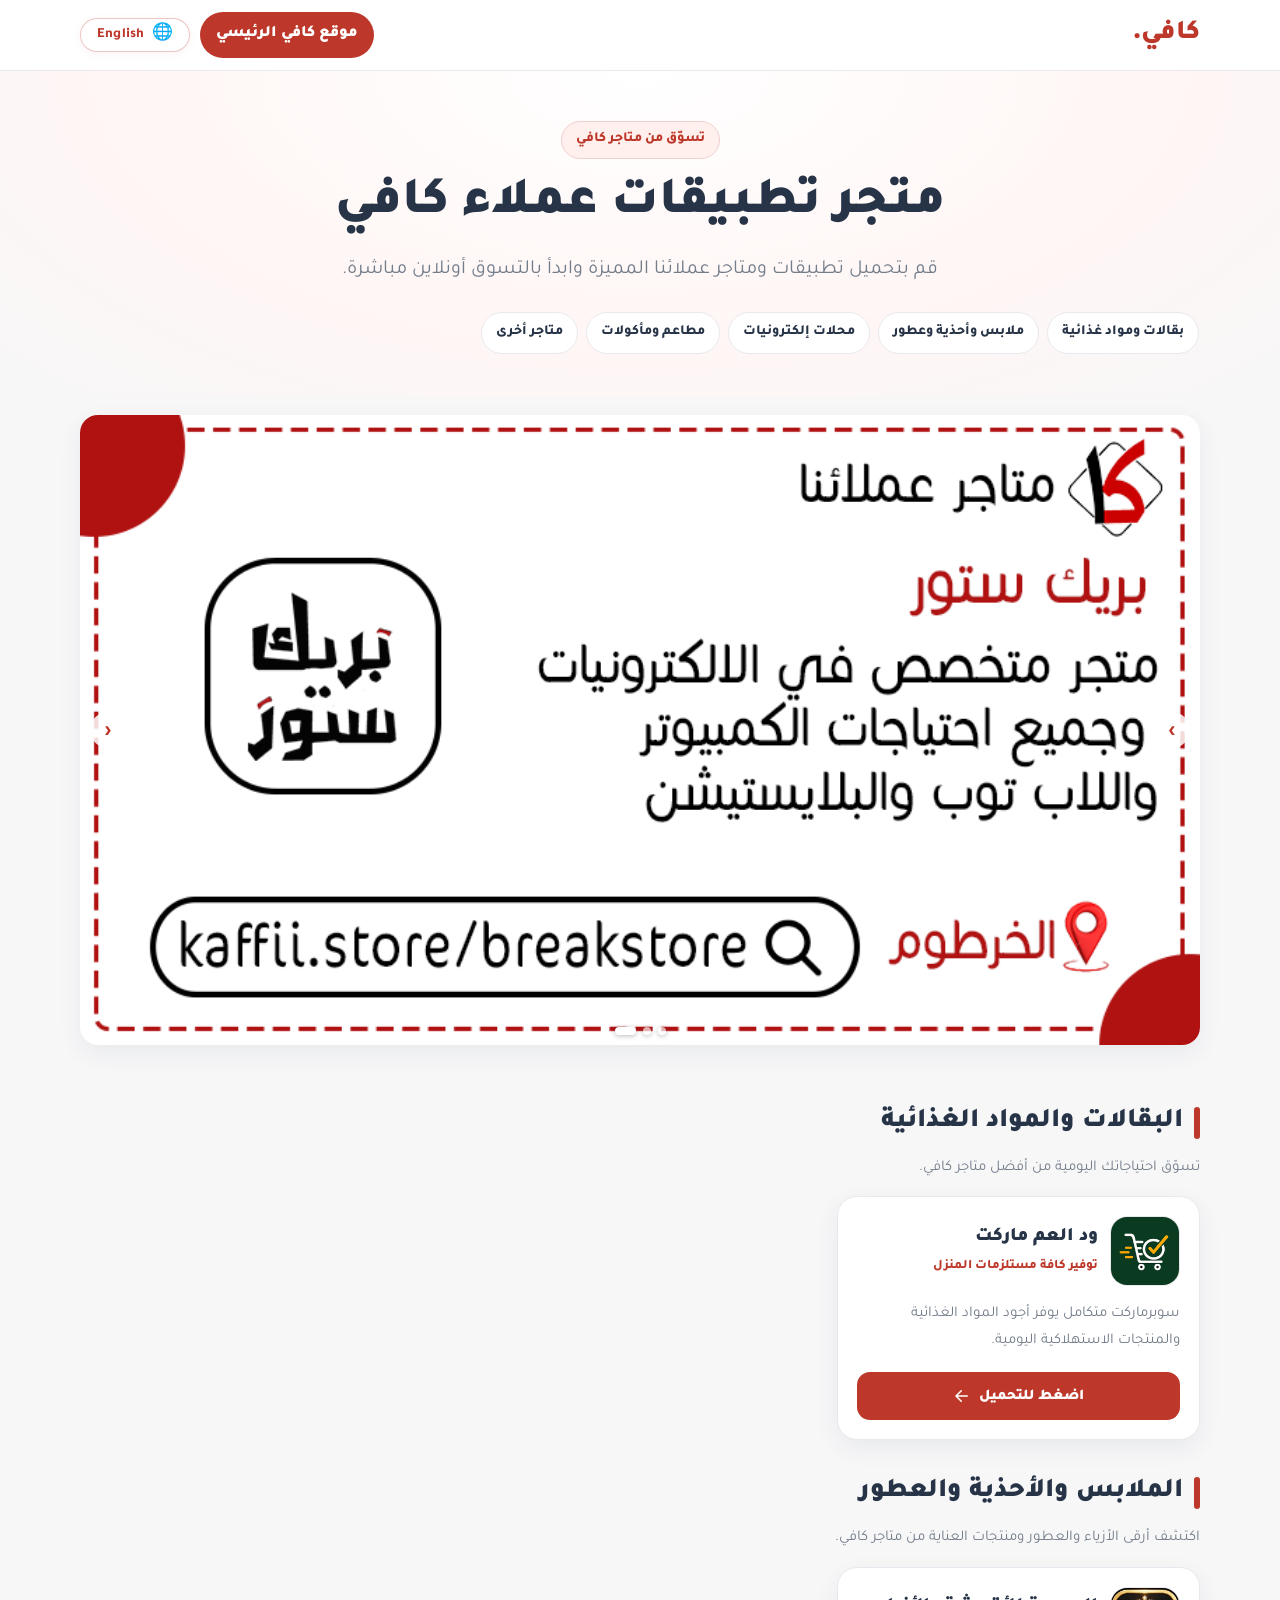
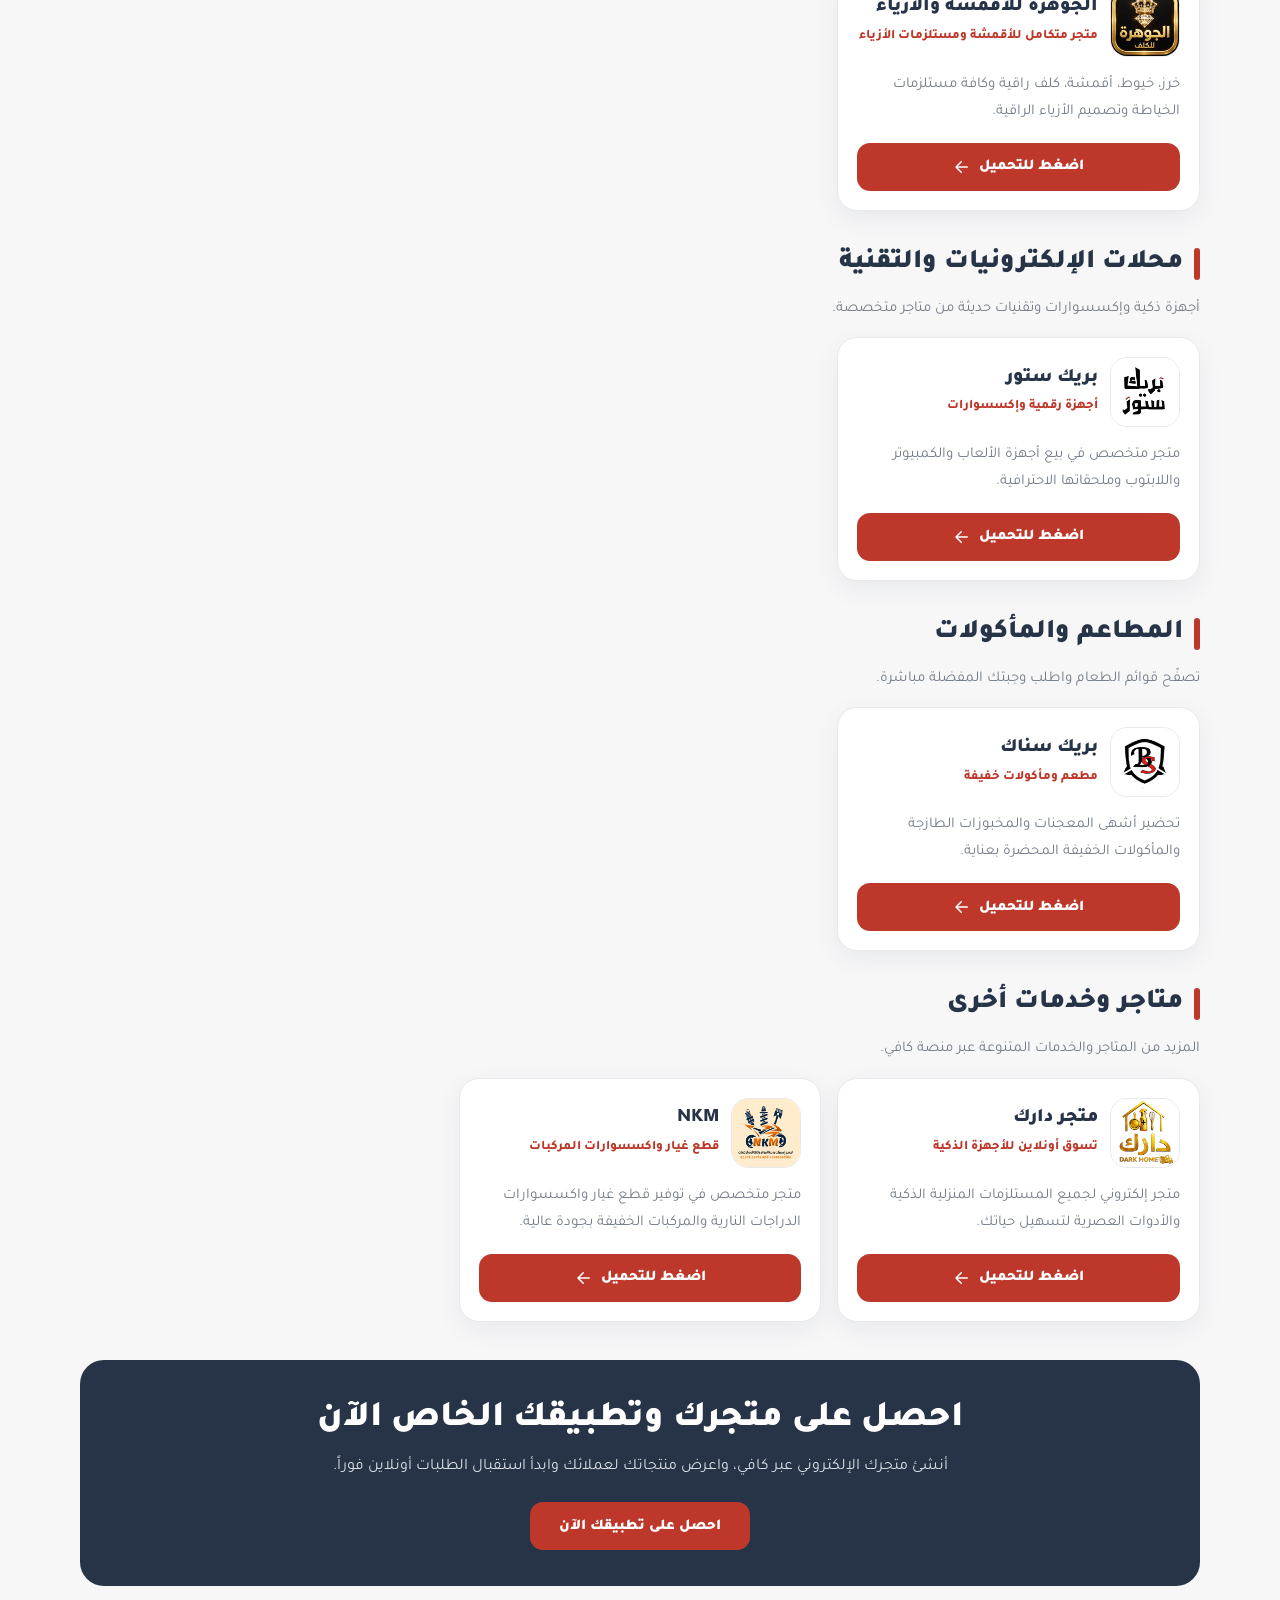
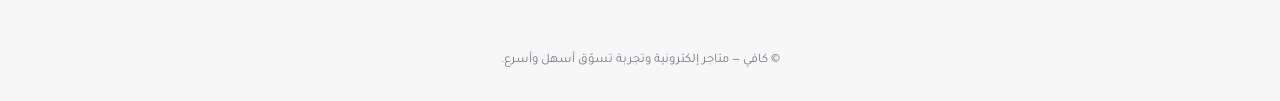
<file: appstore.html>
<!doctype html>
<html lang="ar" dir="rtl">
<head>
<meta charset="utf-8">
<meta name="viewport" content="width=device-width,initial-scale=1">
<meta name="theme-color" content="#bd382a">
<meta name="description" content="متجر تطبيقات كافي — حمّل تطبيقات ومتاجر عملائنا المميزة وتسوق أونلاين مباشرة." data-i18n-desc="appstore_meta_desc">
<title data-i18n="appstore_page_title">متجر تطبيقات عملاء كافي</title>
<script>
(function(){
    var lang = localStorage.getItem('kashirak_lang') || 'ar';
    document.documentElement.lang = lang;
    document.documentElement.dir = (lang === 'en') ? 'ltr' : 'rtl';
})();
</script>
<link rel="stylesheet" href="i18n.css">
<link rel="preconnect" href="https://fonts.googleapis.com">
<link rel="preconnect" href="https://fonts.gstatic.com" crossorigin>
<link href="https://fonts.googleapis.com/css2?family=Tajawal:wght@300;400;500;700;800;900&display=swap" rel="stylesheet">
<style>
:root{--brand:#bd382a;--brand-dark:#a52d23;--ink:#273447;--muted:#737d8a;--bg:#f7f7f8;--line:#e9e9ed;--soft:#fff0ee;--shadow:0 8px 24px rgba(39,52,71,.07)}
*{box-sizing:border-box}html{scroll-behavior:smooth;scroll-padding-top:18px;-webkit-text-size-adjust:100%}
body{margin:0;background:var(--bg);color:var(--ink);font-family:"Tajawal",-apple-system,BlinkMacSystemFont,"Segoe UI",Roboto,Arial,sans-serif;line-height:1.7;overflow-wrap:anywhere}img{max-width:100%}a{color:inherit;-webkit-tap-highlight-color:transparent}
.container{width:min(1120px,calc(100% - 32px));margin-inline:auto}
header{background:#fff;border-bottom:1px solid var(--line)}.nav{min-height:70px;display:flex;align-items:center;justify-content:space-between;gap:12px}.logo{font-size:27px;font-weight:900;color:var(--brand);text-decoration:none;white-space:nowrap}
.nav-link,.button{background:var(--brand);color:#fff;text-decoration:none;font-weight:900;border-radius:13px;display:inline-flex;align-items:center;justify-content:center;gap:8px;transition:background .2s,transform .2s}.nav-link{padding:9px 16px;border-radius:99px;white-space:nowrap}.nav-link:hover,.button:hover{background:var(--brand-dark);transform:translateY(-1px)}
.hero{text-align:center;padding:50px 0 34px;background:radial-gradient(ellipse at top,#fff 0%,#fff6f5 58%,var(--bg) 100%)}.eyebrow{display:inline-block;padding:6px 14px;border:1px solid #f0d0cc;border-radius:99px;background:var(--soft);color:var(--brand);font-size:14px;font-weight:800;margin-bottom:13px}.hero h1{font-size:clamp(32px,5vw,52px);line-height:1.3;margin:0;font-weight:900}.hero p{max-width:690px;margin:14px auto 0;color:var(--muted);font-size:clamp(16px,2vw,20px)}
.categories{display:flex;justify-content:flex-start;flex-wrap:nowrap;gap:8px;margin-top:23px;padding:2px 1px 9px;overflow-x:auto;overscroll-behavior-inline:contain;scrollbar-width:thin}.categories a{flex:0 0 auto;background:#fff;border:1px solid var(--line);border-radius:99px;padding:8px 14px;text-decoration:none;font-weight:800;font-size:14px;white-space:nowrap}.categories a:hover,.categories a:focus-visible{border-color:var(--brand);color:var(--brand)}
main{padding:10px 0 42px}.category{margin:25px 0 34px;scroll-margin-top:18px}.heading{display:flex;align-items:center;gap:11px;font-size:clamp(22px,3vw,27px);line-height:1.4;font-weight:900;margin:0 0 13px}.heading:before{content:"";height:32px;width:6px;background:var(--brand);border-radius:8px;flex:0 0 6px}.section-desc{color:var(--muted);margin:0 0 16px;font-size:15px}
.grid{display:grid;grid-template-columns:repeat(3,minmax(0,1fr));gap:16px;align-items:stretch}.card{background:#fff;border:1px solid var(--line);border-radius:20px;padding:19px;box-shadow:var(--shadow);display:flex;flex-direction:column;min-width:0;transition:transform .2s,box-shadow .2s}.card:hover{transform:translateY(-2px);box-shadow:0 13px 30px rgba(39,52,71,.11)}
.app-top{display:flex;align-items:center;gap:12px;min-width:0}.app-icon{width:70px;height:70px;flex:0 0 70px;object-fit:cover;border:1px solid var(--line);border-radius:17px;background:#f2f2f4}.app-top>div{min-width:0}.app-title{font-size:19px;line-height:1.4;font-weight:900;margin:0;overflow-wrap:anywhere}.app-type{font-size:13px;color:var(--brand);font-weight:800;margin-top:4px}.desc{color:var(--muted);font-size:15px;line-height:1.8;margin:14px 0 18px;flex:1}.button{width:100%;min-height:48px;padding:11px 14px;text-align:center;font-size:15px;line-height:1.45}.button svg{width:18px;height:18px;flex:0 0 18px}
.cta{margin-top:38px;padding:36px 22px;text-align:center;background:var(--ink);color:#fff;border-radius:24px}.cta h2{font-size:clamp(25px,4vw,36px);line-height:1.35;font-weight:900;margin:0}.cta p{color:#d9dee5;max-width:620px;margin:10px auto 21px}.cta .button{width:auto;min-width:220px;padding-inline:24px}footer{text-align:center;color:var(--muted);font-size:13px;padding:22px 12px 28px}

/* سلايدر الإعلانات */
.ad-slider{position:relative;margin:18px auto 24px;overflow:hidden;border-radius:18px;background:#eee;box-shadow:var(--shadow);isolation:isolate}
.ad-slider-track{display:flex;direction:ltr;transition:transform .55s ease;will-change:transform}
.ad-slide{display:block;flex:0 0 100%;width:100%;aspect-ratio:16/9;overflow:hidden}
.ad-slide img{display:block;width:100%;height:100%;object-fit:cover}
.ad-slider-dots{position:absolute;inset:auto 0 10px;display:flex;justify-content:center;gap:7px;direction:ltr}
.ad-slider-dot{width:8px;height:8px;padding:0;border:0;border-radius:50%;background:rgba(255,255,255,.65);box-shadow:0 1px 5px #3335;cursor:pointer}
.ad-slider-dot[aria-current="true"]{width:21px;border-radius:99px;background:#fff}
.ad-slider-arrow{position:absolute;top:50%;transform:translateY(-50%);width:36px;height:36px;border:0;border-radius:50%;background:#ffffffd9;color:var(--brand);font-size:22px;font-weight:900;display:grid;place-items:center;cursor:pointer}
.ad-slider-prev{left:10px}.ad-slider-next{right:10px}
@media(max-width:600px){.ad-slider{margin:13px auto 19px;border-radius:13px}.ad-slider-dots{bottom:6px}.ad-slider-arrow{width:30px;height:30px;font-size:19px}.ad-slider-prev{left:7px}.ad-slider-next{right:7px}}
@media(prefers-reduced-motion:reduce){.ad-slider-track{transition:none}}

@media(max-width:900px){.container{width:calc(100% - 30px)}.hero{padding:42px 0 29px}.grid{grid-template-columns:repeat(2,minmax(0,1fr));gap:13px}.card{padding:17px}.app-icon{width:64px;height:64px;flex-basis:64px}}
@media(max-width:600px){
.container{width:calc(100% - 24px)}.nav{min-height:62px;gap:8px}.logo{font-size:23px}.nav-link{font-size:12px;padding:8px 11px}
.hero{padding:33px 0 22px}.eyebrow{font-size:12px;padding:5px 11px;margin-bottom:10px}.hero h1{font-size:clamp(29px,8.5vw,37px);line-height:1.35;letter-spacing:0}.hero p{font-size:15px;line-height:1.9;margin-top:11px;max-width:360px}
.categories{margin-top:17px;gap:7px;padding-bottom:8px}.categories a{font-size:13px;padding:7px 12px}
main{padding-top:4px;padding-bottom:28px}.category{margin:23px 0 29px}.heading{font-size:21px;gap:9px;margin-bottom:10px;line-height:1.5}.heading:before{height:28px;width:5px;flex-basis:5px}.section-desc{font-size:13px;line-height:1.8;margin-bottom:13px}
.grid{grid-template-columns:minmax(0,1fr);gap:12px}.card{padding:15px;border-radius:17px;box-shadow:0 5px 17px rgba(39,52,71,.055)}.app-top{gap:11px;align-items:center}.app-icon{width:61px;height:61px;flex-basis:61px;border-radius:15px}.app-title{font-size:17px;line-height:1.45}.app-type{font-size:12px;line-height:1.6}.desc{font-size:14px;line-height:1.8;margin:12px 0 15px}.button{min-height:47px;font-size:14px;border-radius:12px}
.cta{margin-top:30px;padding:28px 17px;border-radius:20px}.cta h2{font-size:25px;line-height:1.45}.cta p{font-size:14px;line-height:1.9;margin:9px auto 18px}.cta .button{width:100%;min-width:0}footer{font-size:12px;padding:19px 10px 24px}
}
@media(max-width:360px){.container{width:calc(100% - 20px)}.logo{font-size:21px}.nav-link{font-size:11px;padding:7px 9px}.hero h1{font-size:28px}.app-icon{width:55px;height:55px;flex-basis:55px}.app-title{font-size:16px}.card{padding:13px}}
@media(prefers-reduced-motion:reduce){html{scroll-behavior:auto}*,*::before,*::after{transition:none!important}}
</style>
</head>
<body>
<header>
    <div class="container nav">
        <a class="logo" href="index.html" data-i18n="logo_kafi">كافي<span aria-hidden="true">.</span></a>
        <div style="display:flex;align-items:center;gap:10px;">
            <a class="nav-link" href="index.html" data-i18n="appstore_nav_home">موقع كافي الرئيسي</a>
            <button type="button" class="lang-switcher-btn" id="langSwitch" aria-label="Switch Language">
                <span class="lang-globe">🌐</span>
                <span class="lang-name">English</span>
            </button>
        </div>
    </div>
</header>

<section class="hero"><div class="container">
<span class="eyebrow" data-i18n="appstore_hero_eyebrow">تسوّق من متاجر كافي</span>
<h1 data-i18n="appstore_hero_title">متجر تطبيقات عملاء كافي</h1>
<p data-i18n="appstore_hero_desc">قم بتحميل تطبيقات ومتاجر عملائنا المميزة وابدأ بالتسوق أونلاين مباشرة.</p>
<nav class="categories" aria-label="تصنيفات المتاجر">
    <a href="#groceries" data-i18n="cat_groceries">بقالات ومواد غذائية</a>
    <a href="#perfumes" data-i18n="cat_fashion">ملابس وأحذية وعطور</a>
    <a href="#electronics" data-i18n="cat_electronics">محلات إلكترونيات</a>
    <a href="#restaurants" data-i18n="cat_restaurants">مطاعم ومأكولات</a>
    <a href="#other" data-i18n="cat_other">متاجر أخرى</a>
</nav>
</div></section>

<section class="container" aria-label="الإعلانات والعروض">
  <div class="ad-slider" id="adSlider" aria-roledescription="carousel" aria-label="إعلانات المتاجر">
    <div class="ad-slider-track" id="adSliderTrack">
      <a class="ad-slide" href="#groceries" aria-label="الإعلان الأول"><img src="slider/slider1.png" alt="إعلان المتجر الأول" loading="eager"></a>
      <a class="ad-slide" href="#perfumes" aria-label="الإعلان الثاني"><img src="slider/slider2.png" alt="إعلان المتجر الثاني" loading="lazy"></a>
      <a class="ad-slide" href="#electronics" aria-label="الإعلان الثالث"><img src="slider/slider3.png" alt="إعلان المتجر الثالث" loading="lazy"></a>
      <a class="ad-slide" href="#electronics" aria-label="الإعلان الرابع"><img src="slider/slider4.png" alt="إعلان المتجر الرابع" loading="lazy"></a>
      <a class="ad-slide" href="#electronics" aria-label="الإعلان الخامس"><img src="slider/slider5.png" alt="إعلان المتجر الخامس" loading="lazy"></a>
      <a class="ad-slide" href="#electronics" aria-label="الإعلان السادس"><img src="slider/slider6.png" alt="إعلان المتجر السادس" loading="lazy"></a>
    </div>
    
    <button class="ad-slider-arrow ad-slider-prev" type="button" aria-label="الإعلان السابق">‹</button>
    <button class="ad-slider-arrow ad-slider-next" type="button" aria-label="الإعلان التالي">›</button>
    <div class="ad-slider-dots" aria-label="اختيار الإعلان">
      <button class="ad-slider-dot" type="button" aria-label="الإعلان الأول" aria-current="true"></button>
      <button class="ad-slider-dot" type="button" aria-label="الإعلان الثاني" aria-current="false"></button>
      <button class="ad-slider-dot" type="button" aria-label="الإعلان الثالث" aria-current="false"></button>
    </div>
  </div>
</section>

<main class="container">

<!-- قسم البقالات والمواد الغذائية -->
<section class="category" id="groceries">
    <h2 class="heading" data-i18n="sec_groceries_title">البقالات والمواد الغذائية</h2>
    <p class="section-desc" data-i18n="sec_groceries_desc">تسوّق احتياجاتك اليومية من أفضل متاجر كافي.</p>
    <div class="grid">
        <article class="card">
            <div class="app-top">
                <img class="app-icon" src="icons/wad_alam.png" alt="أيقونة متجر ود العم ماركت">
                <div>
                    <h3 class="app-title" data-i18n="store_wad_title">ود العم ماركت</h3>
                    <div class="app-type" data-i18n="store_wad_type">توفير كافة مستلزمات المنزل</div>
                </div>
            </div>
            <p class="desc" data-i18n="store_wad_desc">سوبرماركت متكامل يوفر أجود المواد الغذائية والمنتجات الاستهلاكية اليومية.</p>
            <a class="button" href="https://github.com/breakstor/kaffii-apps/releases/download/Wad_alam/wad_alam.apk" target="_blank" rel="noopener">
                <span data-i18n="btn_download_app">اضغط للتحميل</span> 
                <svg viewBox="0 0 24 24" fill="none" aria-hidden="true"><path d="M19 12H5M11 5l-7 7 7 7" stroke="currentColor" stroke-width="2" stroke-linecap="round" stroke-linejoin="round"/></svg>
            </a>
        </article>
    </div>
</section>

<!-- قسم الملابس والأحذية والعطور -->
<section class="category" id="perfumes">
    <h2 class="heading" data-i18n="sec_perfumes_title">الملابس والأحذية والعطور</h2>
    <p class="section-desc" data-i18n="sec_perfumes_desc">اكتشف أرقى الأزياء والعطور ومنتجات العناية من متاجر كافي.</p>
    <div class="grid">
        <article class="card">
            <div class="app-top">
                <img class="app-icon" src="icons/gawhra.png" alt="أيقونة متجر الجوهرة للأقمشة">
                <div>
                    <h3 class="app-title" data-i18n="store_gawhra_title">الجوهرة للأقمشة والأزياء</h3>
                    <div class="app-type" data-i18n="store_gawhra_type">متجر متكامل للأقمشة ومستلزمات الأزياء</div>
                </div>
            </div>
            <p class="desc" data-i18n="store_gawhra_desc">خرز، خيوط، أقمشة، كلف راقية وكافة مستلزمات الخياطة وتصميم الأزياء الراقية.</p>
            <a class="button" href="https://github.com/breakstor/kaffii-apps/releases/download/gawhra/gawhara.apk" target="_blank" rel="noopener">
                <span data-i18n="btn_download_app">اضغط للتحميل</span> 
                <svg viewBox="0 0 24 24" fill="none" aria-hidden="true"><path d="M19 12H5M11 5l-7 7 7 7" stroke="currentColor" stroke-width="2" stroke-linecap="round" stroke-linejoin="round"/></svg>
            </a>
        </article>
    </div>
</section>

<!-- قسم محلات الإلكترونيات -->
<section class="category" id="electronics">
    <h2 class="heading" data-i18n="sec_electronics_title">محلات الإلكترونيات والتقنية</h2>
    <p class="section-desc" data-i18n="sec_electronics_desc">أجهزة ذكية وإكسسوارات وتقنيات حديثة من متاجر متخصصة.</p>
    <div class="grid">
        <article class="card">
            <div class="app-top">
                <img class="app-icon" src="icons/break_store.png" alt="أيقونة متجر بريك ستور">
                <div>
                    <h3 class="app-title" data-i18n="store_break_title">بريك ستور</h3>
                    <div class="app-type" data-i18n="store_break_type">أجهزة رقمية وإكسسوارات</div>
                </div>
            </div>
            <p class="desc" data-i18n="store_break_desc">متجر متخصص في بيع أجهزة الألعاب والكمبيوتر واللابتوب وملحقاتها الاحترافية.</p>
            <a class="button" href="https://github.com/breakstor/kaffii-apps/releases/download/Break_store/Break_Store.apk" target="_blank" rel="noopener">
                <span data-i18n="btn_download_app">اضغط للتحميل</span> 
                <svg viewBox="0 0 24 24" fill="none" aria-hidden="true"><path d="M19 12H5M11 5l-7 7 7 7" stroke="currentColor" stroke-width="2" stroke-linecap="round" stroke-linejoin="round"/></svg>
            </a>
        </article>
    </div>
</section>

<!-- قسم المطاعم والمأكولات -->
<section class="category" id="restaurants">
    <h2 class="heading" data-i18n="sec_restaurants_title">المطاعم والمأكولات</h2>
    <p class="section-desc" data-i18n="sec_restaurants_desc">تصفّح قوائم الطعام واطلب وجبتك المفضلة مباشرة.</p>
    <div class="grid">
        <article class="card">
            <div class="app-top">
                <img class="app-icon" src="icons/Break_Snack.png" alt="أيقونة متجر بريك سناك">
                <div>
                    <h3 class="app-title" data-i18n="store_snack_title">بريك سناك</h3>
                    <div class="app-type" data-i18n="store_snack_type">مطعم ومأكولات خفيفة</div>
                </div>
            </div>
            <p class="desc" data-i18n="store_snack_desc">تحضير أشهى المعجنات والمخبوزات الطازجة والمأكولات الخفيفة المحضرة بعناية.</p>
            <a class="button" href="https://github.com/breakstor/kaffii-apps/releases/download/Break_Snack/Break_Snack.apk" target="_blank" rel="noopener">
                <span data-i18n="btn_download_app">اضغط للتحميل</span> 
                <svg viewBox="0 0 24 24" fill="none" aria-hidden="true"><path d="M19 12H5M11 5l-7 7 7 7" stroke="currentColor" stroke-width="2" stroke-linecap="round" stroke-linejoin="round"/></svg>
            </a>
        </article>
    </div>
</section>

<!-- قسم متاجر أخرى -->
<section class="category" id="other">
    <h2 class="heading" data-i18n="sec_other_title">متاجر وخدمات أخرى</h2>
    <p class="section-desc" data-i18n="sec_other_desc">المزيد من المتاجر والخدمات المتنوعة عبر منصة كافي.</p>
    <div class="grid">
        <article class="card">
            <div class="app-top">
                <img class="app-icon" src="icons/Dark_store.png" alt="أيقونة متجر دارك">
                <div>
                    <h3 class="app-title" data-i18n="store_dark_title">متجر دارك</h3>
                    <div class="app-type" data-i18n="store_dark_type">تسوق أونلاين للأجهزة الذكية</div>
                </div>
            </div>
            <p class="desc" data-i18n="store_dark_desc">متجر إلكتروني لجميع المستلزمات المنزلية الذكية والأدوات العصرية لتسهيل حياتك.</p>
            <a class="button" href="https://github.com/breakstor/kaffii-apps/releases/download/dark_store/Dark_store.apk" target="_blank" rel="noopener">
                <span data-i18n="btn_download_app">اضغط للتحميل</span> 
                <svg viewBox="0 0 24 24" fill="none" aria-hidden="true"><path d="M19 12H5M11 5l-7 7 7 7" stroke="currentColor" stroke-width="2" stroke-linecap="round" stroke-linejoin="round"/></svg>
            </a>
        </article>
        <article class="card">
            <div class="app-top">
                <img class="app-icon" src="icons/nkm.png" alt="أيقونة متجر NKM">
                <div>
                    <h3 class="app-title" data-i18n="store_nkm_title">NKM</h3>
                    <div class="app-type" data-i18n="store_nkm_type">قطع غيار واكسسوارات المركبات</div>
                </div>
            </div>
            <p class="desc" data-i18n="store_nkm_desc">متجر متخصص في توفير قطع غيار واكسسوارات الدراجات النارية والمركبات الخفيفة بجودة عالية.</p>
            <a class="button" href="https://github.com/breakstor/kaffii-apps/releases/download/NKM/NKM.apk" target="_blank" rel="noopener">
                <span data-i18n="btn_download_app">اضغط للتحميل</span> 
                <svg viewBox="0 0 24 24" fill="none" aria-hidden="true"><path d="M19 12H5M11 5l-7 7 7 7" stroke="currentColor" stroke-width="2" stroke-linecap="round" stroke-linejoin="round"/></svg>
            </a>
        </article>
    </div>
</section>

<section class="cta">
    <h2 data-i18n="appstore_cta_title">احصل على متجرك وتطبيقك الخاص الآن</h2>
    <p data-i18n="appstore_cta_desc">أنشئ متجرك الإلكتروني عبر كافي، واعرض منتجاتك لعملائك وابدأ استقبال الطلبات أونلاين فوراً.</p>
    <a class="button" href="index.html#final-download" data-i18n="appstore_cta_btn">احصل على تطبيقك الآن</a>
</section>
</main>

<footer data-i18n="appstore_footer">© كافي — متاجر إلكترونية وتجربة تسوّق أسهل وأسرع.</footer>

<script>
(() => {
  const slider = document.getElementById('adSlider');
  if (!slider) return;
  const track = document.getElementById('adSliderTrack');
  const slides = Array.from(track.querySelectorAll('.ad-slide'));
  const dots = Array.from(slider.querySelectorAll('.ad-slider-dot'));
  const prev = slider.querySelector('.ad-slider-prev');
  const next = slider.querySelector('.ad-slider-next');
  let index = 0, timer;
  const show = n => {
    index = (n + slides.length) % slides.length;
    track.style.transform = `translateX(-${index * 100}%)`;
    dots.forEach((dot, i) => dot.setAttribute('aria-current', String(i === index)));
  };
  const stop = () => { if (timer) clearInterval(timer); };
  const start = () => { stop(); timer = setInterval(() => show(index + 1), 4500); };
  prev.addEventListener('click', () => { show(index - 1); start(); });
  next.addEventListener('click', () => { show(index + 1); start(); });
  dots.forEach((dot, i) => dot.addEventListener('click', () => { show(i); start(); }));
  slider.addEventListener('mouseenter', stop);
  slider.addEventListener('mouseleave', start);
  slider.addEventListener('focusin', stop);
  slider.addEventListener('focusout', start);
  document.addEventListener('visibilitychange', () => document.hidden ? stop() : start());
  show(0); start();
})();
</script>
<script src="translations.js"></script>
</body>
</html>
</file>
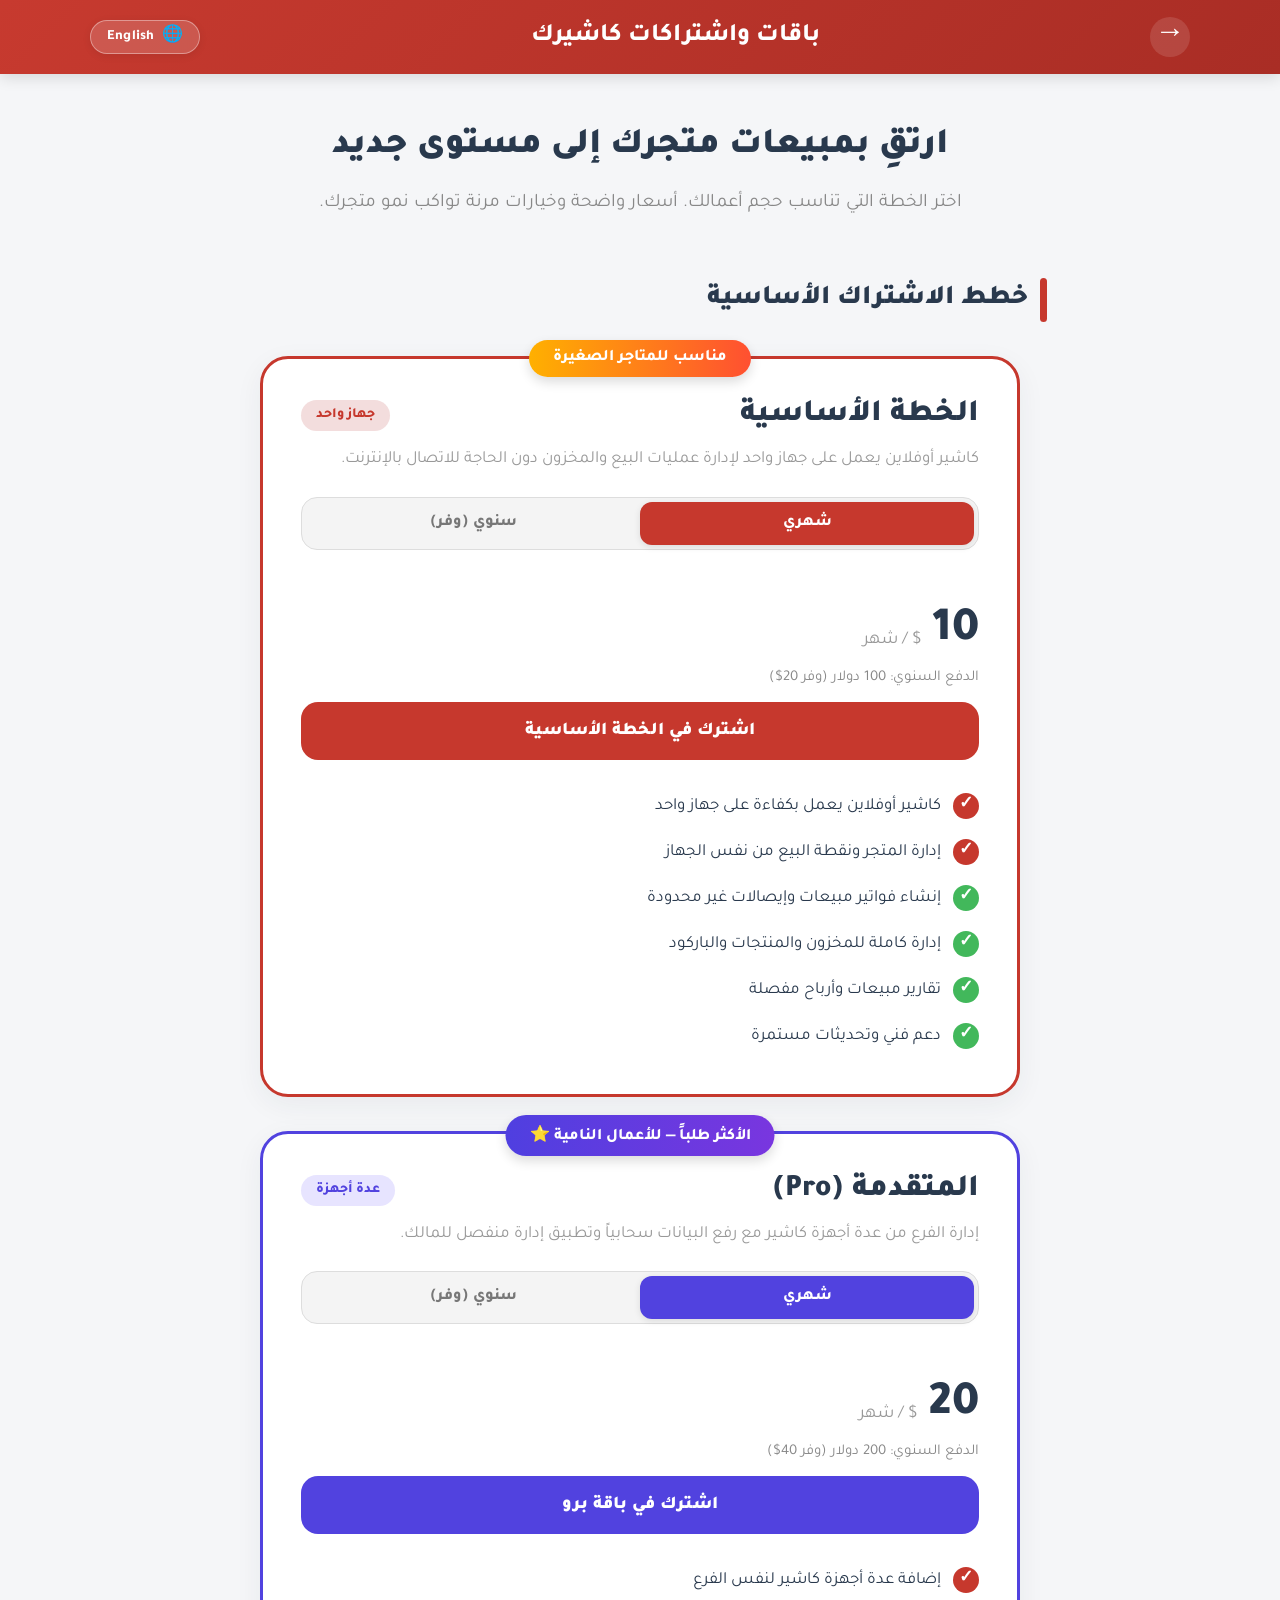
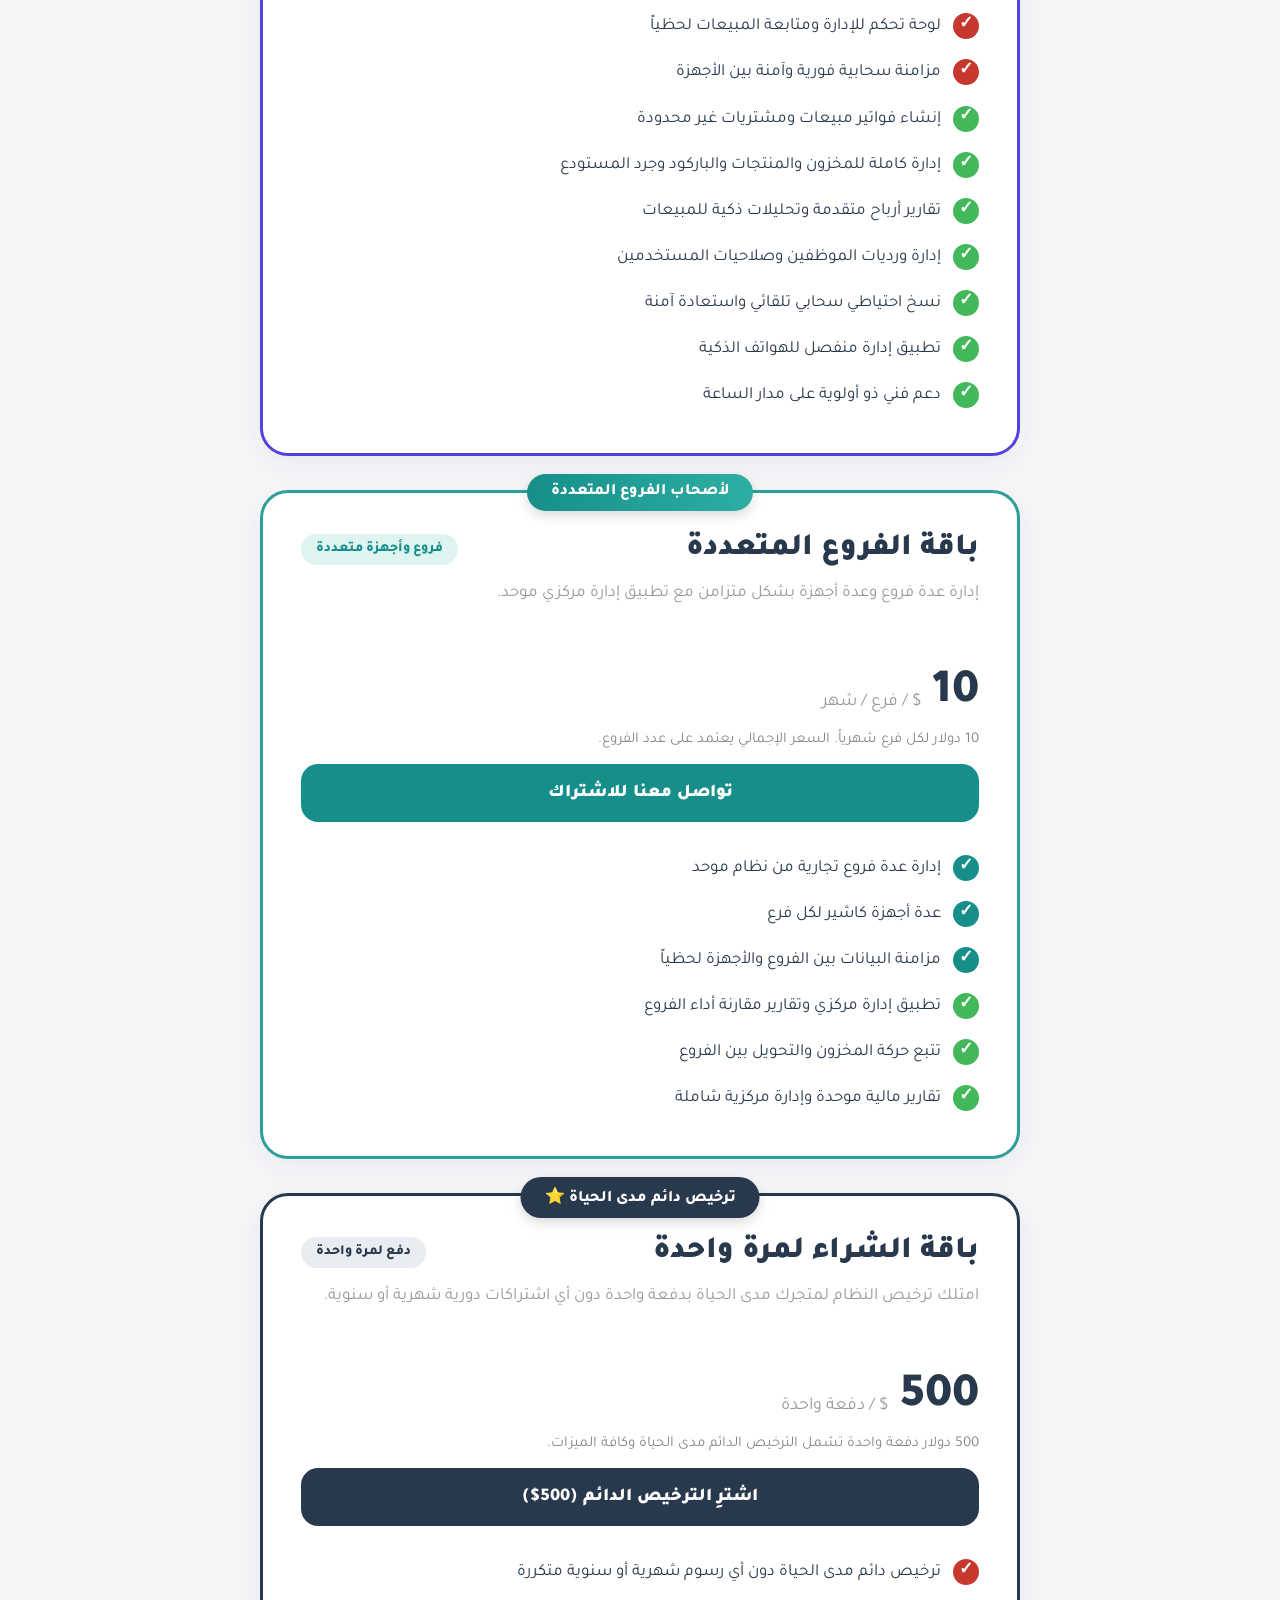
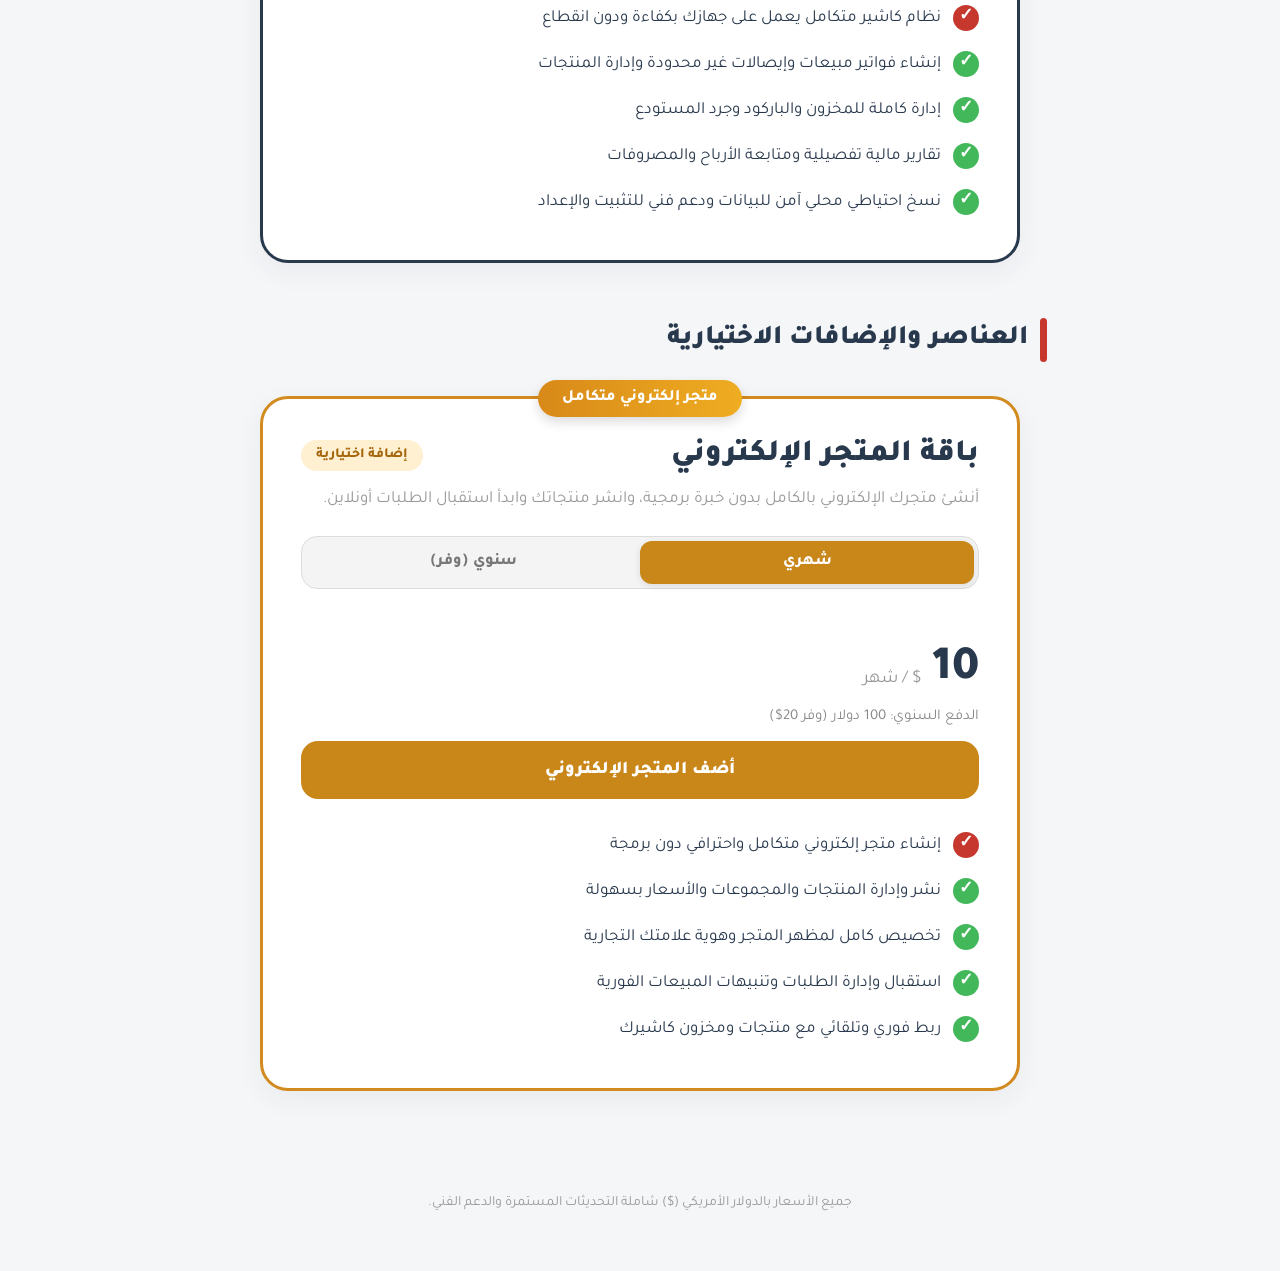
<file: pricing.html>
<!DOCTYPE html>
<html lang="ar" dir="rtl">
<head>
    <meta charset="UTF-8">
    <meta name="viewport" content="width=device-width, initial-scale=1.0">
    <title>باقات كاشيرك | خطط وأسعار الاشتراكات</title>
    <script>
    (function(){
        var lang = localStorage.getItem('kashirak_lang') || 'ar';
        document.documentElement.lang = lang;
        document.documentElement.dir = (lang === 'en') ? 'ltr' : 'rtl';
    })();
    </script>
    <link rel="stylesheet" href="i18n.css">
    <link rel="preconnect" href="https://fonts.googleapis.com">
    <link rel="preconnect" href="https://fonts.gstatic.com" crossorigin>
    <link href="https://fonts.googleapis.com/css2?family=Tajawal:wght@300;400;500;700;800;900&display=swap" rel="stylesheet">
    <style>
        :root{
            --red:#c6382d;
            --red-dark:#a92d25;
            --navy:#29394d;
            --purple:#5142df;
            --green:#42b85b;
            --text:#29394d;
            --muted:#8b8b8b;
            --bg:#f5f6f8;
            --white:#fff;
            --border:#e7e7e7;
        }

        *{box-sizing:border-box}

        body{
            margin:0;
            font-family:"Tajawal",-apple-system,BlinkMacSystemFont,"Segoe UI",Roboto,Arial,sans-serif;
            background:var(--bg);
            color:var(--text);
        }

        .topbar{
            height:74px;
            background:linear-gradient(135deg,#c73a2f,#a92d25);
            color:#fff;
            display:flex;
            align-items:center;
            justify-content:center;
            position:sticky;
            top:0;
            z-index:20;
            box-shadow:0 4px 14px rgba(0,0,0,.12);
        }

        .topbar-inner{
            width:min(1100px,92%);
            display:flex;
            align-items:center;
            justify-content:space-between;
            gap:15px;
        }

        .topbar h1{
            font-size:25px;
            margin:0;
            font-weight:800;
        }

        .top-icon{
            color:#fff;
            text-decoration:none;
            font-size:30px;
            line-height:1;
            display:inline-flex;
            align-items:center;
            justify-content:center;
            width:40px;
            height:40px;
            border-radius:50%;
            background:rgba(255,255,255,.12);
            transition:background .2s ease;
        }
        .top-icon:hover{
            background:rgba(255,255,255,.24);
        }

        .hero{
            text-align:center;
            padding:48px 20px 28px;
        }

        .hero h2{
            margin:0 0 14px;
            font-size:36px;
            line-height:1.4;
            font-weight:900;
        }

        .hero p{
            margin:0 auto;
            max-width:650px;
            color:#888;
            font-size:19px;
            line-height:1.9;
        }

        .section-title{
            display:flex;
            align-items:center;
            gap:12px;
            max-width:850px;
            margin:28px auto 34px;
            padding:0 18px;
            font-size:27px;
            font-weight:900;
        }

        .section-title::before{
            content:"";
            width:7px;
            height:44px;
            border-radius:8px;
            background:var(--red);
            flex:none;
        }

        .pricing-list{
            width:min(760px,92%);
            margin:0 auto 55px;
        }

        .plan{
            background:#fff;
            border:3px solid var(--red);
            border-radius:28px;
            padding:28px 38px 34px;
            margin-bottom:34px;
            box-shadow:0 8px 28px rgba(35,48,64,.06);
            position:relative;
            overflow:visible;
        }

        .plan.pro{border-color:var(--purple)}
        .plan.multi{border-color:#2d9f99}
        .plan.custom{border-color:#29394d}
        .addon{border-color:#d38a1f}

        .badge{
            position:absolute;
            top:-19px;
            right:50%;
            transform:translateX(50%);
            padding:9px 24px;
            border-radius:30px;
            color:#fff;
            background:linear-gradient(90deg,#ffb000,#ff5031);
            font-size:16px;
            font-weight:800;
            white-space:nowrap;
            box-shadow:0 5px 12px rgba(0,0,0,.14);
        }

        .pro .badge{background:linear-gradient(90deg,#4f3fe0,#7936df)}
        .multi .badge{background:linear-gradient(90deg,#168f8a,#2eaea3)}
        .custom .badge{background:#29394d}
        .addon .badge{background:linear-gradient(90deg,#d88918,#efad22)}

        .plan-head{
            display:flex;
            align-items:center;
            justify-content:space-between;
            gap:15px;
            margin-top:10px;
        }

        .plan h3{
            margin:0;
            font-size:31px;
            font-weight:900;
        }

        .plan-tag{
            background:#f3dddd;
            color:var(--red);
            padding:7px 15px;
            border-radius:22px;
            font-weight:800;
            font-size:14px;
        }

        .pro .plan-tag{color:#5142df;background:#e7e4ff}
        .multi .plan-tag{color:#168f8a;background:#dff3f1}
        .custom .plan-tag{color:#29394d;background:#e9edf2}
        .addon .plan-tag{color:#a5670d;background:#fff0d2}

        .description{
            color:#999;
            font-size:17px;
            line-height:1.9;
            margin:10px 0 20px;
        }

        .tabs{
            display:flex;
            background:#f4f4f4;
            border:1px solid #ddd;
            border-radius:16px;
            padding:4px;
            margin:18px 0 18px;
        }

        .tab{
            flex:1;
            border:0;
            background:transparent;
            border-radius:12px;
            padding:12px 8px;
            font-family:inherit;
            font-size:16px;
            font-weight:800;
            color:#777;
            cursor:pointer;
        }

        .tab.active{
            background:var(--red);
            color:#fff;
            box-shadow:0 2px 7px rgba(0,0,0,.1);
        }

        .pro .tab.active{background:var(--purple)}
        .multi .tab.active{background:#168f8a}
        .custom .tab.active{background:#29394d}
        .addon .tab.active{background:#c98719}

        .price{
            min-height:88px;
            display:flex;
            align-items:end;
            justify-content:flex-start;
            gap:10px;
            margin:6px 0 18px;
        }

        .price strong{
            font-size:48px;
            line-height:1;
            font-weight:900;
        }

        .price span{
            color:#999;
            font-size:18px;
            margin-bottom:5px;
        }

        .price-note{
            color:#888;
            font-size:15px;
            margin:-5px 0 15px;
        }

        .cta{
            display:block;
            width:100%;
            border:0;
            border-radius:17px;
            padding:18px 20px;
            color:#fff;
            background:var(--red);
            text-align:center;
            text-decoration:none;
            font-size:18px;
            font-weight:900;
            font-family:inherit;
            cursor:pointer;
            margin:8px 0 24px;
            transition:transform .2s ease, box-shadow .2s ease;
        }
        .cta:hover{
            transform:translateY(-2px);
            box-shadow:0 8px 20px rgba(0,0,0,.12);
        }

        .pro .cta{background:var(--purple)}
        .multi .cta{background:#168f8a}
        .custom .cta{background:#29394d}
        .addon .cta{background:#c98719}

        .features{
            list-style:none;
            padding:0;
            margin:0;
        }

        .features li{
            position:relative;
            padding:9px 38px 9px 0;
            font-size:17px;
            line-height:1.65;
        }

        .features li::before{
            content:"✓";
            position:absolute;
            right:0;
            top:9px;
            width:26px;
            height:26px;
            border-radius:50%;
            display:flex;
            align-items:center;
            justify-content:center;
            background:var(--green);
            color:#fff;
            font-weight:900;
        }

        .features li.primary::before{
            background:var(--red);
        }

        .pro .features li.primary::before{background:var(--red)}
        .multi .features li.primary::before{background:#168f8a}

        .custom-box{
            text-align:center;
            padding:15px 0 5px;
        }

        .custom-box strong{
            display:block;
            font-size:29px;
            margin-bottom:8px;
        }

        .custom-box p{
            color:#888;
            line-height:1.9;
            margin:0 0 18px;
            font-size:17px;
        }

        .custom-price{
            font-size:25px;
            font-weight:900;
            margin:10px 0 22px;
        }

        .addon-section{
            padding-bottom:25px;
        }

        .footer-note{
            text-align:center;
            color:#999;
            font-size:14px;
            padding:10px 20px 45px;
        }

        @media(max-width:600px){
            .topbar{height:70px}
            .topbar h1{font-size:21px}
            .hero{padding:38px 18px 24px}
            .hero h2{font-size:29px}
            .hero p{font-size:17px}
            .section-title{font-size:24px;margin-bottom:32px}
            .pricing-list{width:92%}
            .plan{padding:27px 20px 28px;border-radius:24px}
            .plan h3{font-size:27px}
            .plan-head{align-items:flex-start}
            .description{font-size:16px}
            .price strong{font-size:43px}
            .features li{font-size:16px}
        }
    </style>
</head>

<body>

<header class="topbar">
    <div class="topbar-inner">
        <a class="top-icon back-arrow" href="index.html" aria-label="العودة للرئيسية">→</a>
        <h1 data-i18n="pricing_page_title">باقات واشتراكات كاشيرك</h1>
        <button type="button" class="lang-switcher-btn" id="langSwitch" aria-label="Switch Language">
            <span class="lang-globe">🌐</span>
            <span class="lang-name">English</span>
        </button>
    </div>
</header>

<main>
    <section class="hero">
        <h2 data-i18n="pricing_hero_title">ارتقِ بمبيعات متجرك إلى مستوى جديد</h2>
        <p data-i18n="pricing_hero_desc">اختر الخطة التي تناسب حجم أعمالك. أسعار واضحة وخيارات مرنة تواكب نمو متجرك.</p>
    </section>

    <h2 class="section-title" data-i18n="pricing_section_title">خطط الاشتراك الأساسية</h2>

    <section class="pricing-list">

        <!-- BASIC -->
        <article class="plan">
            <div class="badge" data-i18n="plan_basic_badge">مناسب للمتاجر الصغيرة</div>

            <div class="plan-head">
                <h3 data-i18n="plan_basic_title">الخطة الأساسية</h3>
                <span class="plan-tag" data-i18n="plan_basic_tag">جهاز واحد</span>
            </div>

            <p class="description" data-i18n="plan_basic_desc">
                كاشير أوفلاين يعمل على جهاز واحد لإدارة عمليات البيع والمخزون دون الحاجة للاتصال بالإنترنت.
            </p>

            <div class="tabs" data-plan="basic">
                <button class="tab active" data-period="monthly" data-i18n="tab_monthly">شهري</button>
                <button class="tab" data-period="yearly" data-i18n="tab_yearly">سنوي (وفر)</button>
            </div>

            <div class="price">
                <strong data-monthly="10" data-yearly="100">10</strong>
                <span data-i18n="price_unit_month">$ / شهر</span>
            </div>

            <p class="price-note" data-i18n="price_basic_note">الدفع السنوي: 100 دولار (وفر 20$)</p>

            <a class="cta" href="index.html#final-download" data-i18n="btn_basic_cta">اشترك في الخطة الأساسية</a>

            <ul class="features">
                <li class="primary" data-i18n="feat_basic_1">كاشير أوفلاين يعمل بكفاءة على جهاز واحد</li>
                <li class="primary" data-i18n="feat_basic_2">إدارة المتجر ونقطة البيع من نفس الجهاز</li>
                <li data-i18n="feat_basic_3">إنشاء فواتير مبيعات وإيصالات غير محدودة</li>
                <li data-i18n="feat_basic_4">إدارة كاملة للمخزون والمنتجات والباركود</li>
                <li data-i18n="feat_basic_5">تقارير مبيعات وأرباح مفصلة</li>
                <li data-i18n="feat_basic_6">دعم فني وتحديثات مستمرة</li>
            </ul>
        </article>

        <!-- PRO -->
        <article class="plan pro">
            <div class="badge" data-i18n="plan_pro_badge">الأكثر طلباً — للأعمال النامية ⭐</div>

            <div class="plan-head">
                <h3 data-i18n="plan_pro_title">المتقدمة (Pro)</h3>
                <span class="plan-tag" data-i18n="plan_pro_tag">عدة أجهزة</span>
            </div>

            <p class="description" data-i18n="plan_pro_desc">
                إدارة الفرع من عدة أجهزة كاشير مع رفع البيانات سحابياً وتطبيق إدارة منفصل للمالك.
            </p>

            <div class="tabs" data-plan="pro">
                <button class="tab active" data-period="monthly" data-i18n="tab_monthly">شهري</button>
                <button class="tab" data-period="yearly" data-i18n="tab_yearly">سنوي (وفر)</button>
            </div>

            <div class="price">
                <strong data-monthly="20" data-yearly="200">20</strong>
                <span data-i18n="price_unit_month">$ / شهر</span>
            </div>

            <p class="price-note" data-i18n="price_pro_note">الدفع السنوي: 200 دولار (وفر 40$)</p>

            <a class="cta" href="index.html#final-download" data-i18n="btn_pro_cta">اشترك في باقة برو</a>

            <ul class="features">
                <li class="primary" data-i18n="feat_pro_1">إضافة عدة أجهزة كاشير لنفس الفرع</li>
                <li class="primary" data-i18n="feat_pro_2">لوحة تحكم للإدارة ومتابعة المبيعات لحظياً</li>
                <li class="primary" data-i18n="feat_pro_3">مزامنة سحابية فورية وآمنة بين الأجهزة</li>
                <li data-i18n="feat_pro_4">إنشاء فواتير مبيعات ومشتريات غير محدودة</li>
                <li data-i18n="feat_pro_5">إدارة كاملة للمخزون والمنتجات والباركود وجرد المستودع</li>
                <li data-i18n="feat_pro_6">تقارير أرباح متقدمة وتحليلات ذكية للمبيعات</li>
                <li data-i18n="feat_pro_7">إدارة ورديات الموظفين وصلاحيات المستخدمين</li>
                <li data-i18n="feat_pro_8">نسخ احتياطي سحابي تلقائي واستعادة آمنة</li>
                <li data-i18n="feat_pro_9">تطبيق إدارة منفصل للهواتف الذكية</li>
                <li data-i18n="feat_pro_10">دعم فني ذو أولوية على مدار الساعة</li>
            </ul>
        </article>

        <!-- MULTI BRANCH -->
        <article class="plan multi">
            <div class="badge" data-i18n="plan_multi_badge">لأصحاب الفروع المتعددة</div>

            <div class="plan-head">
                <h3 data-i18n="plan_multi_title">باقة الفروع المتعددة</h3>
                <span class="plan-tag" data-i18n="plan_multi_tag">فروع وأجهزة متعددة</span>
            </div>

            <p class="description" data-i18n="plan_multi_desc">
                إدارة عدة فروع وعدة أجهزة بشكل متزامن مع تطبيق إدارة مركزي موحد.
            </p>

            <div class="price">
                <strong>10</strong>
                <span data-i18n="price_multi_unit">$ / فرع / شهر</span>
            </div>

            <p class="price-note" data-i18n="price_multi_note">10 دولار لكل فرع شهرياً. السعر الإجمالي يعتمد على عدد الفروع.</p>

            <a class="cta" href="index.html#final-download" data-i18n="btn_multi_cta">تواصل معنا للاشتراك</a>

            <ul class="features">
                <li class="primary" data-i18n="feat_multi_1">إدارة عدة فروع تجارية من نظام موحد</li>
                <li class="primary" data-i18n="feat_multi_2">عدة أجهزة كاشير لكل فرع</li>
                <li class="primary" data-i18n="feat_multi_3">مزامنة البيانات بين الفروع والأجهزة لحظياً</li>
                <li data-i18n="feat_multi_4">تطبيق إدارة مركزي وتقارير مقارنة أداء الفروع</li>
                <li data-i18n="feat_multi_5">تتبع حركة المخزون والتحويل بين الفروع</li>
                <li data-i18n="feat_multi_6">تقارير مالية موحدة وإدارة مركزية شاملة</li>
            </ul>
        </article>

        <!-- ONE-TIME PURCHASE / LIFETIME -->
        <article class="plan custom">
            <div class="badge" data-i18n="plan_lifetime_badge">ترخيص دائم مدى الحياة ⭐</div>

            <div class="plan-head">
                <h3 data-i18n="plan_lifetime_title">باقة الشراء لمرة واحدة</h3>
                <span class="plan-tag" data-i18n="plan_lifetime_tag">دفع لمرة واحدة</span>
            </div>

            <p class="description" data-i18n="plan_lifetime_desc">
                امتلك ترخيص النظام لمتجرك مدى الحياة بدفعة واحدة دون أي اشتراكات دورية شهرية أو سنوية.
            </p>

            <div class="price">
                <strong>500</strong>
                <span data-i18n="price_lifetime_unit">$ / دفعة واحدة</span>
            </div>

            <p class="price-note" data-i18n="price_lifetime_note">500 دولار دفعة واحدة تشمل الترخيص الدائم مدى الحياة وكافة الميزات.</p>

            <a class="cta" href="index.html#final-download" data-i18n="btn_lifetime_cta">اشترِ الترخيص الدائم (500$)</a>

            <ul class="features">
                <li class="primary" data-i18n="feat_lifetime_1">ترخيص دائم مدى الحياة دون أي رسوم شهرية أو سنوية متكررة</li>
                <li class="primary" data-i18n="feat_lifetime_2">نظام كاشير متكامل يعمل على جهازك بكفاءة ودون انقطاع</li>
                <li data-i18n="feat_lifetime_3">إنشاء فواتير مبيعات وإيصالات غير محدودة وإدارة المنتجات</li>
                <li data-i18n="feat_lifetime_4">إدارة كاملة للمخزون والباركود وجرد المستودع</li>
                <li data-i18n="feat_lifetime_5">تقارير مالية تفصيلية ومتابعة الأرباح والمصروفات</li>
                <li data-i18n="feat_lifetime_6">نسخ احتياطي محلي آمن للبيانات ودعم فني للتثبيت والإعداد</li>
            </ul>
        </article>

    </section>

    <section class="addon-section">
        <h2 class="section-title" data-i18n="addon_section_title">العناصر والإضافات الاختيارية</h2>

        <div class="pricing-list">

            <!-- E-COMMERCE -->
            <article class="plan addon">
                <div class="badge" data-i18n="addon_store_badge">متجر إلكتروني متكامل</div>

                <div class="plan-head">
                    <h3 data-i18n="addon_store_title">باقة المتجر الإلكتروني</h3>
                    <span class="plan-tag" data-i18n="addon_store_tag">إضافة اختيارية</span>
                </div>

                <p class="description" data-i18n="addon_store_desc">
                    أنشئ متجرك الإلكتروني بالكامل بدون خبرة برمجية،
                    وانشر منتجاتك وابدأ استقبال الطلبات أونلاين.
                </p>

                <div class="tabs" data-plan="store">
                    <button class="tab active" data-period="monthly" data-i18n="tab_monthly">شهري</button>
                    <button class="tab" data-period="yearly" data-i18n="tab_yearly">سنوي (وفر)</button>
                </div>

                <div class="price">
                    <strong data-monthly="10" data-yearly="100">10</strong>
                    <span data-i18n="price_unit_month">$ / شهر</span>
                </div>

                <p class="price-note" data-i18n="price_store_note">الدفع السنوي: 100 دولار (وفر 20$)</p>

                <a class="cta" href="index.html#final-download" data-i18n="btn_store_cta">أضف المتجر الإلكتروني</a>

                <ul class="features">
                    <li class="primary" data-i18n="feat_store_1">إنشاء متجر إلكتروني متكامل واحترافي دون برمجة</li>
                    <li data-i18n="feat_store_2">نشر وإدارة المنتجات والمجموعات والأسعار بسهولة</li>
                    <li data-i18n="feat_store_3">تخصيص كامل لمظهر المتجر وهوية علامتك التجارية</li>
                    <li data-i18n="feat_store_4">استقبال وإدارة الطلبات وتنبيهات المبيعات الفورية</li>
                    <li data-i18n="feat_store_5">ربط فوري وتلقائي مع منتجات ومخزون كاشيرك</li>
                </ul>
            </article>

        </div>
    </section>

    <p class="footer-note" data-i18n="pricing_footer_note">جميع الأسعار بالدولار الأمريكي ($) شاملة التحديثات المستمرة والدعم الفني.</p>
</main>

<script>
document.querySelectorAll(".tabs").forEach(tabs => {
    const buttons = tabs.querySelectorAll(".tab");
    const card = tabs.closest(".plan");
    const price = card.querySelector(".price strong");
    const unit = card.querySelector(".price span");
    const note = card.querySelector(".price-note");

    buttons.forEach(button => {
        button.addEventListener("click", () => {
            buttons.forEach(b => b.classList.remove("active"));
            button.classList.add("active");

            const period = button.dataset.period;
            const currentLang = document.documentElement.lang || 'ar';

            if (price && price.dataset.monthly && price.dataset.yearly) {
                if (period === "yearly") {
                    price.textContent = price.dataset.yearly;
                    unit.textContent = currentLang === 'en' ? "$ / year" : "$ / سنة";
                    if (note) note.style.display = "none";
                } else {
                    price.textContent = price.dataset.monthly;
                    unit.textContent = currentLang === 'en' ? "$ / month" : "$ / شهر";
                    if (note) note.style.display = "";
                }
            }
        });
    });
});

window.addEventListener('kashirak_lang_changed', (e) => {
    const lang = e.detail.lang;
    document.querySelectorAll(".tabs").forEach(tabs => {
        const activeBtn = tabs.querySelector(".tab.active");
        const period = activeBtn ? activeBtn.dataset.period : 'monthly';
        const card = tabs.closest(".plan");
        const unit = card ? card.querySelector(".price span") : null;
        if (unit) {
            if (card.classList.contains("multi")) {
                unit.textContent = lang === 'en' ? "$ / branch / month" : "$ / فرع / شهر";
            } else if (period === "yearly") {
                unit.textContent = lang === 'en' ? "$ / year" : "$ / سنة";
            } else {
                unit.textContent = lang === 'en' ? "$ / month" : "$ / شهر";
            }
        }
    });
});
</script>
<script src="translations.js"></script>
</body>
</html>
</file>
<file: style.css>
/* =========================================================
   KASHIERK LANDING PAGE
   ========================================================= */

@import url('https://fonts.googleapis.com/css2?family=Tajawal:wght@200;300;400;500;700;800;900&display=swap');

:root {

    --primary-color: #bd382a;

    --primary-dark: #a52f23;

    --dark-bg: #0f172a;

    --dark-card: #162033;

    --light-bg: #f8fafc;

    --text-main: #1e293b;

    --text-light: #64748b;

    --white: #ffffff;

    --border-color: rgba(255,255,255,0.08);

    --shadow-main:
    0 20px 50px rgba(0,0,0,0.12);

    --font-main:
    'Tajawal', sans-serif;
}

/* =========================================================
   RESET
   ========================================================= */

* {

    margin: 0;

    padding: 0;

    box-sizing: border-box;

    font-family: var(--font-main);
}

html {

    scroll-behavior: smooth;
}

body {

    background: var(--white);

    overflow-x: hidden;

    line-height: 1.7;
}

/* =========================================================
   GLOBAL
   ========================================================= */

.container {

    width: 100%;

    max-width: 1250px;

    margin: 0 auto;

    padding: 0 20px;
}

.text-center {

    text-align: center;
}

/* =========================================================
   HEADER
   ========================================================= */

.main-header {

    position: fixed;

    top: 0;

    width: 100%;

    height: 72px;

    display: flex;

    align-items: center;

    background:
    rgba(255,255,255,0.92);

    backdrop-filter: blur(12px);

    z-index: 1000;

    border-bottom:
    1px solid rgba(0,0,0,0.05);
}

.header-flex {

    display: flex;

    align-items: center;

    justify-content: space-between;

    width: 100%;
}

.logo {

    font-size: 28px;

    font-weight: 900;

    color: var(--primary-color);

    letter-spacing: -1px;
}

.btn-primary {

    background: var(--primary-color);

    color: white;

    text-decoration: none;

    padding: 12px 24px;

    border-radius: 50px;

    font-weight: 700;

    transition: 0.3s ease;
}

.btn-primary:hover {

    background: var(--primary-dark);

    transform: translateY(-2px);
}

/* =========================================================
   HERO SECTION
   ========================================================= */

.hero {

    padding-top: 130px;

    background:
    linear-gradient(
        to bottom,
        #fff7f5,
        #ffffff
    );

    text-align: center;
}

.hero h1 {

    font-size: 3rem;

    line-height: 1.3;

    font-weight: 900;

    color: var(--text-main);

    margin-bottom: 18px;
}

.hero-desc {

    max-width: 820px;

    margin: 0 auto;

    font-size: 1.15rem;

    color: var(--text-light);

    margin-bottom: 35px;
}
/* =========================================================
   HERO BUTTONS
   ========================================================= */

.hero-buttons {

    display: flex;

    align-items: center;

    justify-content: center;

    gap: 16px;

    flex-wrap: wrap;

    margin-bottom: 45px;
}

.primary-btn {

    display: inline-flex;

    align-items: center;

    justify-content: center;

    background: var(--primary-color);

    color: white;

    text-decoration: none;

    padding: 15px 34px;

    border-radius: 18px;

    font-weight: 800;

    font-size: 1rem;

    transition: 0.3s ease;

    box-shadow:
    0 14px 35px rgba(189,56,42,0.18);
}

.primary-btn:hover {

    background: var(--primary-dark);

    transform: translateY(-3px);
}

.secondary-btn {

    display: inline-flex;

    align-items: center;

    justify-content: center;

    padding: 15px 34px;

    border-radius: 18px;

    border: 2px solid #bd382a;

    color: #bd382a;

    text-decoration: none;

    font-weight: 800;

    font-size: 1rem;

    background: white;

    transition: 0.3s ease;
}

.secondary-btn:hover {

    background: #bd382a;

    color: white;

    transform: translateY(-3px);
}
/* =========================================================
   BADGES
   ========================================================= */

.hero-badges {

    display: flex;

    flex-wrap: wrap;

    justify-content: center;

    gap: 12px;

    margin-bottom: 50px;
}

.badge {

    background:
    rgba(189,56,42,0.08);

    color: var(--primary-color);

    border:
    1px solid rgba(189,56,42,0.1);

    padding: 10px 18px;

    border-radius: 50px;

    font-weight: 700;

    font-size: 0.95rem;
}

/* =========================================================
   PHONE
   ========================================================= */

.phone-container {

    position: relative;

    width: 380px;

    margin: 0 auto -230px;

    z-index: 100;
}

@media (min-width: 768px) {

    .phone-container {

        width: 520px;

        margin-bottom: -320px;
    }
}

.phone-frame {

    width: 100%;

    display: block;

    position: relative;

    z-index: 10;

    filter:
    drop-shadow(
        0 30px 70px rgba(0,0,0,0.2)
    );
}

.screen {

    position: absolute;

    top: 2.1%;

    left: 5.8%;

    width: 88.5%;

    height: 95.7%;

    overflow: hidden;

    border-radius: 45px;

    background: #000;

    z-index: 5;
}

.slider {

    display: flex;

    width: 100%;

    height: 100%;

    transition:
    transform 0.5s ease;
}

.slider img {

    width: 100%;

    height: 100%;

    object-fit: cover;

    flex-shrink: 0;
}

/* =========================================================
   FEATURES
   ========================================================= */

.features {

    background: var(--dark-bg);

    color: white;

    padding: 320px 0 100px;
}

.section-title h2 {

    text-align: center;

    font-size: 2.2rem;

    font-weight: 900;

    margin-bottom: 60px;
}

.features-grid {

    display: grid;

    grid-template-columns:
    repeat(auto-fit, minmax(280px, 1fr));

    gap: 25px;
}

.feature-card {

    background:
    rgba(255,255,255,0.04);

    border:
    1px solid var(--border-color);

    border-radius: 26px;

    padding: 35px 28px;

    transition: 0.35s ease;
}

.feature-card:hover {

    transform: translateY(-10px);

    border-color:
    rgba(189,56,42,0.3);

    background:
    rgba(255,255,255,0.06);
}

.feature-card .icon {

    display: block;

    font-size: 42px;

    margin-bottom: 18px;
}

.feature-card h3 {

    font-size: 1.3rem;

    margin-bottom: 14px;

    font-weight: 800;
}

.feature-card p {

    color: #cbd5e1;

    font-size: 0.96rem;

    line-height: 1.9;
}

/* =========================================================
   WORKFLOW
   ========================================================= */

.workflow-section {

    padding: 100px 0;

    background: white;
}

.workflow-grid {

    display: grid;

    grid-template-columns:
    repeat(auto-fit, minmax(250px, 1fr));

    gap: 25px;
}

.workflow-card {

    background: white;

    border-radius: 24px;

    padding: 35px 30px;

    border:
    1px solid rgba(0,0,0,0.04);

    box-shadow:
    0 10px 30px rgba(0,0,0,0.06);

    transition: 0.3s ease;
}

.workflow-card:hover {

    transform: translateY(-8px);
}

.workflow-number {

    width: 60px;

    height: 60px;

    border-radius: 18px;

    background:
    rgba(189,56,42,0.1);

    color: var(--primary-color);

    display: flex;

    align-items: center;

    justify-content: center;

    font-size: 1.2rem;

    font-weight: 900;

    margin-bottom: 20px;
}

.workflow-card h3 {

    font-size: 1.2rem;

    margin-bottom: 14px;

    color: var(--text-main);
}

.workflow-card p {

    color: var(--text-light);

    line-height: 1.9;
}

/* =========================================================
   BUSINESS SECTION
   ========================================================= */

.business-section {

    padding-bottom: 100px;

    background: white;
}

.business-box {

    background:
    linear-gradient(
        135deg,
        #fff7f5,
        #ffffff
    );

    border-radius: 35px;

    padding: 60px 40px;

    border:
    1px solid rgba(189,56,42,0.08);
}

.business-grid {

    display: grid;

    grid-template-columns:
    repeat(auto-fit, minmax(220px, 1fr));

    gap: 20px;
}

.business-card {

    background: white;

    border-radius: 22px;

    padding: 35px 20px;

    text-align: center;

    box-shadow:
    0 10px 25px rgba(0,0,0,0.05);

    transition: 0.3s ease;
}

.business-card:hover {

    transform: translateY(-8px);
}

.business-card span {

    font-size: 2.4rem;

    display: block;

    margin-bottom: 18px;
}

.business-card h3 {

    font-size: 1.1rem;

    color: var(--text-main);

    font-weight: 800;
}

/* =========================================================
   ABOUT
   ========================================================= */

.about-section {

    padding: 100px 0;

    background: var(--light-bg);
}

.about-box {

    max-width: 950px;

    margin: auto;

    background: white;

    border-radius: 30px;

    padding: 50px;

    box-shadow: var(--shadow-main);
}

.about-box h2 {

    font-size: 2.2rem;

    margin-bottom: 25px;

    color: var(--text-main);

    font-weight: 900;
}

.about-box p {

    font-size: 1.08rem;

    color: var(--text-light);

    margin-bottom: 20px;

    line-height: 2;
}

/* =========================================================
   DOWNLOAD
   ========================================================= */

.download-section {

    padding: 110px 0;

    text-align: center;
}

.download-section h2 {

    font-size: 2.4rem;

    margin-bottom: 18px;

    color: var(--text-main);

    font-weight: 900;
}

.download-section p {

    color: var(--text-light);

    font-size: 1.1rem;

    margin-bottom: 40px;
}

.btn-download-big {

    display: inline-flex;

    align-items: center;

    justify-content: center;

    background: var(--primary-color);

    color: white;

    text-decoration: none;

    padding: 20px 50px;

    border-radius: 22px;

    font-size: 1.2rem;

    font-weight: 800;

    transition: 0.3s ease;

    box-shadow:
    0 18px 40px rgba(189,56,42,0.25);
}

.btn-download-big:hover {

    transform: scale(1.03);
}
.download-buttons {

    display: flex;

    justify-content: center;

    gap: 20px;

    flex-wrap: wrap;

    margin-top: 30px;
}

.download-buttons .btn-download-big {

    min-width: 280px;
}
/* =========================================================
   FOOTER
   ========================================================= */

.footer {

    background: #020617;

    color: #94a3b8;

    text-align: center;

    padding: 35px 0;

    font-size: 0.95rem;
}

/* =========================================================
   ANIMATIONS
   ========================================================= */

.hidden {

    opacity: 0;

    transform: translateY(40px);

    transition:
    opacity 0.8s ease,
    transform 0.8s ease;
}

.show {

    opacity: 1;

    transform: translateY(0);
}

/* =========================================================
   SCROLLBAR
   ========================================================= */

::-webkit-scrollbar {

    width: 10px;
}

::-webkit-scrollbar-track {

    background: #f1f5f9;
}

::-webkit-scrollbar-thumb {

    background: var(--primary-color);

    border-radius: 20px;
}

/* =========================================================
   RESPONSIVE
   ========================================================= */

@media (max-width: 768px) {

    .hero h1 {

        font-size: 2.1rem;
    }

    .hero-desc {

        font-size: 1rem;
    }

    .section-title h2,
    .about-box h2,
    .download-section h2 {

        font-size: 1.8rem;
    }

    .about-box {

        padding: 35px 25px;
    }

    .business-box {

        padding: 40px 20px;
    }

    .workflow-card,
    .business-card {

        padding: 28px 22px;
    }

    .btn-download-big {

        width: 100%;
    }
   .hero-buttons {

        flex-direction: column;

        width: 100%;
    }

    .hero-buttons a {

        width: 100%;
    }
   .download-buttons {

    flex-direction: column;
}
}


/* =========================================================
   KAFI REFRESH — responsive landing page
   ========================================================= */
:root {
    --primary-color: #bd382a;
    --primary-dark: #982b20;
    --ink: #182230;
    --muted: #667085;
    --soft: #fff7f5;
    --line: #eceff3;
}
body { color: var(--ink); }
a { -webkit-tap-highlight-color: transparent; }
.main-header { height: 76px; }
.logo { text-decoration: none; font-size: 31px; letter-spacing: -.8px; }
.logo span { color: #f2a69c; }
.header-nav { display: flex; align-items: center; gap: 27px; }
.header-nav > a:not(.btn-primary) { color: #475467; text-decoration: none; font-weight: 700; font-size: .96rem; }
.header-nav > a:not(.btn-primary):hover { color: var(--primary-color); }
.header-nav .btn-primary { padding: 10px 22px; }
.hero { padding: 150px 0 75px; background: radial-gradient(ellipse at 80% 20%, #ffe8e3 0, transparent 42%), linear-gradient(145deg,#fffaf9,#fff 68%); overflow: hidden; }
.hero-layout { display: grid; grid-template-columns: 1.05fr .95fr; align-items: center; gap: 35px; text-align: right; }
.hero-copy { position: relative; z-index: 2; }
.eyebrow { display: inline-flex; align-items: center; gap: 8px; color: var(--primary-color); background: rgba(189,56,42,.08); border: 1px solid rgba(189,56,42,.12); border-radius: 999px; padding: 7px 14px; font-size: .9rem; font-weight: 800; margin-bottom: 18px; }
.hero h1 { font-size: clamp(2.4rem,4.2vw,4.2rem); line-height: 1.22; font-weight: 900; color: #17202e; margin-bottom: 22px; }
.hero h1 span { display: block; color: var(--primary-color); }
.hero-desc { max-width: 650px; margin: 0 0 28px; color: #667085; font-size: 1.15rem; line-height: 2; }
.hero-buttons { justify-content: flex-start; margin-bottom: 24px; }
.primary-btn, .secondary-btn { min-height: 52px; padding: 14px 27px; border-radius: 14px; }
.hero-points { display: flex; flex-wrap: wrap; gap: 12px 20px; color: #475467; font-size: .94rem; font-weight: 700; }
.hero-points span::first-letter { color: var(--primary-color); }
.hero-visual { position: relative; min-height: 570px; display: flex; justify-content: center; align-items: center; }
.visual-glow { position: absolute; width: 450px; height: 450px; border-radius: 50%; background: radial-gradient(circle,#f9d5cf 0,#fff0ed 48%,transparent 70%); }
.phone-container { width: min(370px, 78%); margin: 0; z-index: 2; }
.phone-frame { filter: drop-shadow(0 30px 60px rgba(29,35,45,.22)); }
.screen { border-radius: 42px; }
.floating-note { position: absolute; z-index: 4; background: white; padding: 13px 18px; border-radius: 15px; box-shadow: 0 14px 38px rgba(26,31,44,.12); font-weight: 800; color: #293241; }
.floating-note span { color: var(--primary-color); margin-left: 8px; font-size: .82rem; }
.note-top { top: 18%; right: 0; }
.note-bottom { bottom: 17%; left: 0; }
.section-pad { padding: 95px 0; }
.intro-section { padding-top: 65px; }
.intro-card { display: grid; grid-template-columns: 90px 1fr; gap: 28px; align-items: start; max-width: 1080px; padding: 44px 48px; border: 1px solid #f0e3e0; border-radius: 28px; background: linear-gradient(120deg,#fff8f6,#fff); box-shadow: 0 18px 55px rgba(56,37,33,.045); }
.intro-mark { width: 76px; height: 76px; border-radius: 22px; display: grid; place-items: center; color: white; background: var(--primary-color); font-size: 2.3rem; font-weight: 900; box-shadow: 0 12px 24px rgba(189,56,42,.22); }
.intro-card h2, .section-heading h2, .store-copy h2, .download-section h2 { font-size: clamp(1.9rem,3vw,2.65rem); line-height: 1.35; font-weight: 900; color: #182230; margin-bottom: 16px; }
.intro-card p { color: var(--muted); font-size: 1.08rem; line-height: 2.1; }
.services-section { background: #121a29; color: white; }
.section-heading { max-width: 760px; margin: 0 auto 48px; text-align: center; }
.section-heading h2 { color: inherit; margin-bottom: 12px; }
.section-heading > p { color: #98a2b3; font-size: 1.05rem; line-height: 1.9; }
.services-section .eyebrow { background: rgba(255,255,255,.07); border-color: rgba(255,255,255,.1); }
.service-grid { display: grid; grid-template-columns: repeat(2,minmax(0,1fr)); gap: 22px; }
.service-card { position: relative; padding: 32px; border: 1px solid rgba(255,255,255,.1); border-radius: 24px; background: rgba(255,255,255,.045); transition: transform .25s ease,border-color .25s ease,background .25s ease; }
.service-card:hover { transform: translateY(-5px); border-color: rgba(241,143,130,.55); background: rgba(255,255,255,.07); }
.service-featured { background: linear-gradient(145deg,rgba(189,56,42,.2),rgba(255,255,255,.045)); }
.service-icon { width: 55px; height: 55px; display: grid; place-items: center; border-radius: 17px; background: rgba(255,255,255,.09); color: #ffb6aa; font-size: 1.8rem; margin-bottom: 20px; }
.service-index { color: #f3a69b; font-size: .85rem; font-weight: 800; }
.service-card h3 { color: white; font-size: 1.45rem; margin: 8px 0 12px; font-weight: 900; }
.service-card p { color: #c6ccd6; line-height: 1.95; margin-bottom: 16px; }
.service-card ul { list-style: none; display: grid; gap: 9px; padding: 0; }
.service-card li { color: #e5e7eb; position: relative; padding-right: 22px; line-height: 1.7; }
.service-card li::before { content: "✓"; position: absolute; right: 0; color: #f3a69b; font-weight: 900; }
.business-section { background: #fff; padding-bottom: 80px; }
.business-section .section-heading { color: var(--ink); }
.business-section .section-heading > p { color: var(--muted); }
.business-grid { display: grid; grid-template-columns: repeat(4,minmax(0,1fr)); gap: 16px; }
.business-card { border: 1px solid #edf0f3; border-radius: 19px; padding: 25px 15px; background: white; box-shadow: 0 8px 24px rgba(16,24,40,.035); }
.business-card span { font-size: 2rem; margin-bottom: 12px; }
.business-card h3 { font-size: 1rem; }
.business-note { text-align: center; color: var(--muted); margin-top: 28px; }
.store-section { background: #f7f8fa; }
.store-panel { display: grid; grid-template-columns: 1.05fr .95fr; align-items: center; gap: 35px; padding: 55px; border-radius: 30px; background: white; border: 1px solid #eceff3; box-shadow: 0 18px 55px rgba(16,24,40,.06); overflow: hidden; }
.store-copy h2 { margin-bottom: 16px; }
.store-copy > p { color: var(--muted); line-height: 2; font-size: 1.05rem; margin-bottom: 20px; }
.store-tags { display: flex; flex-wrap: wrap; gap: 9px; margin-bottom: 27px; }
.store-tags span { border: 1px solid #f0d8d4; background: #fff8f6; color: #8e3329; border-radius: 999px; padding: 8px 12px; font-size: .9rem; font-weight: 700; }
.store-visual { min-height: 310px; position: relative; display: flex; align-items: center; justify-content: center; background: radial-gradient(circle,#fff0ed 0,transparent 70%); }
.device { position: absolute; background: #222b38; border: 5px solid #333d4c; box-shadow: 0 18px 35px rgba(25,32,45,.2); }
.device-screen { background: linear-gradient(135deg,#f9c9c1,#fff7f5 55%,#dce5ee); width: 100%; height: 100%; border-radius: 4px; }
.device-laptop { width: 220px; height: 145px; top: 50px; right: 45px; border-radius: 10px 10px 4px 4px; padding: 7px; }
.device-base { position: absolute; height: 10px; background: #aab2bd; width: 112%; left: -6%; bottom: -15px; border-radius: 2px 2px 10px 10px; }
.device-tablet { width: 125px; height: 175px; bottom: 36px; left: 34px; padding: 7px; border-radius: 13px; transform: rotate(-7deg); }
.device-printer { width: 100px; height: 74px; bottom: 45px; right: 78px; border-radius: 8px; background: #333d4c; }
.printer-slot { position: absolute; top: 19px; left: 12px; right: 12px; height: 5px; background: #111827; }
.printer-paper { position: absolute; width: 37px; height: 50px; top: -43px; left: 31px; background: repeating-linear-gradient(to bottom,#fff 0,#fff 5px,#d5d9df 6px,#fff 7px); border-radius: 3px; }
.device-scanner { width: 36px; height: 82px; left: 145px; top: 45px; border-radius: 8px 8px 15px 15px; transform: rotate(25deg); background: #333d4c; }
.device-scanner span { color: #f7a99e; font-size: 2rem; display: block; text-align: center; margin-top: 8px; }
.download-section { padding: 100px 0; background: linear-gradient(135deg,#fff8f6,#fff 65%); }
.download-section .eyebrow { margin-bottom: 17px; }
.download-section p { color: var(--muted); }
.download-buttons { gap: 16px; }
.download-buttons .btn-download-big { display: flex; gap: 16px; align-items: center; text-align: right; min-width: 300px; padding: 20px 25px; border-radius: 18px; box-shadow: 0 12px 30px rgba(189,56,42,.16); }
.download-symbol { display: grid; place-items: center; width: 48px; height: 48px; border-radius: 14px; background: rgba(255,255,255,.17); font-size: 1.7rem; flex: 0 0 auto; }
.btn-download-big strong, .btn-download-big small { display: block; }
.btn-download-big strong { font-size: 1.05rem; }
.btn-download-big small { font-size: .83rem; font-weight: 500; opacity: .85; margin-top: 3px; }
.download-note { margin-top: 25px; font-size: .95rem !important; }
.download-note a { color: var(--primary-color); font-weight: 800; }
.footer { padding: 30px 0; }
.footer-inner { display: flex; align-items: center; justify-content: space-between; gap: 18px; flex-wrap: wrap; }
.footer-logo { color: white; }
.footer-inner p { margin: 0; }
.footer-inner small { color: #64748b; }
.hidden { opacity: 0; transform: translateY(24px); }
.show { opacity: 1; transform: translateY(0); }

@media (max-width: 900px) {
    .header-nav { gap: 14px; }
    .header-nav > a:not(.btn-primary) { display: none; }
    .hero-layout { grid-template-columns: 1fr; text-align: center; }
    .hero-copy { order: 1; }
    .hero-visual { order: 2; min-height: 490px; }
    .hero-desc { margin-left: auto; margin-right: auto; }
    .hero-buttons { justify-content: center; }
    .hero-points { justify-content: center; }
    .phone-container { width: min(330px,72%); }
    .note-top { right: 2%; }
    .note-bottom { left: 2%; }
    .store-panel { grid-template-columns: 1fr; }
    .store-visual { order: -1; min-height: 280px; }
    .business-grid { grid-template-columns: repeat(3,minmax(0,1fr)); }
}
@media (max-width: 600px) {
    .main-header { height: 66px; }
    .logo { font-size: 27px; }
    .header-nav .btn-primary { padding: 9px 15px; font-size: .88rem; }
    .hero { padding-top: 105px; }
    .hero h1 { font-size: 2.25rem; }
    .hero-desc { font-size: 1rem; }
    .hero-buttons { flex-direction: column; width: 100%; gap: 11px; }
    .hero-buttons a { width: 100%; }
    .hero-visual { min-height: 420px; }
    .phone-container { width: min(290px,75%); }
    .floating-note { padding: 10px 12px; font-size: .85rem; }
    .section-pad { padding: 65px 0; }
    .intro-section { padding-top: 35px; }
    .intro-card { grid-template-columns: 1fr; padding: 28px 23px; gap: 18px; }
    .intro-mark { width: 60px; height: 60px; font-size: 1.8rem; border-radius: 18px; }
    .service-grid { grid-template-columns: 1fr; }
    .service-card { padding: 26px 22px; }
    .business-grid { grid-template-columns: repeat(2,minmax(0,1fr)); gap: 11px; }
    .business-card { padding: 21px 10px; }
    .business-card h3 { font-size: .92rem; }
    .store-panel { padding: 30px 22px; }
    .store-visual { min-height: 230px; transform: scale(.9); }
    .device-laptop { right: 30px; width: 185px; height: 125px; }
    .device-tablet { left: 8px; width: 105px; height: 150px; }
    .device-printer { right: 55px; transform: scale(.85); }
    .device-scanner { left: 105px; }
    .download-buttons { flex-direction: column; }
    .download-buttons .btn-download-big { width: 100%; min-width: 0; padding: 17px; }
    .footer-inner { justify-content: center; text-align: center; flex-direction: column; }
}
@media (prefers-reduced-motion: reduce) {
    *, *::before, *::after { scroll-behavior: auto !important; animation-duration: .01ms !important; transition-duration: .01ms !important; }
}


/* Small refinements requested for the Kafi landing page */
.phone-badges { position: absolute; inset: 0; z-index: 5; pointer-events: none; }
.floating-note { white-space: nowrap; }
.note-pos { top: 18%; right: -2%; }
.note-store { top: 34%; left: -5%; }
.note-remote { bottom: 32%; right: -5%; }
.note-delivery { bottom: 15%; left: -3%; }
.floating-note span { display: inline-grid; place-items: center; min-width: 25px; height: 25px; border-radius: 8px; background: #fff0ed; color: var(--primary-color); margin-left: 7px; font-size: .9rem; }
.store-section-prominent { background: linear-gradient(135deg,#fff0ed 0%,#fff8f6 42%,#f1f4f8 100%); border-top: 1px solid #f5d9d4; border-bottom: 1px solid #f5d9d4; }
.store-section-prominent .store-panel { position: relative; padding: 60px; border: 2px solid rgba(189,56,42,.17); box-shadow: 0 25px 75px rgba(120,43,34,.12); background: rgba(255,255,255,.96); }
.store-section-prominent .store-copy { text-align: center; }
.store-section-prominent .store-copy .eyebrow { margin-left: auto; margin-right: auto; }
.store-section-prominent .store-tags { justify-content: center; }
.store-cta-wrap { display: flex; justify-content: center; width: 100%; margin-top: 10px; }
.store-cta { min-width: 250px; justify-content: center; box-shadow: 0 14px 30px rgba(189,56,42,.23); }
.download-symbol { position: relative; }
.download-symbol-windows { display: block; width: 27px; height: 27px; border: 0; border-radius: 0; background: none; flex: 0 0 48px; }
.download-symbol-windows::before, .download-symbol-windows::after { content: ""; position: absolute; width: 12px; height: 12px; background: #fff; top: 4px; right: 4px; box-shadow: -14px 0 #fff, 0 14px #fff, -14px 14px #fff; transform: skewY(-5deg); }
.download-symbol-windows::after { display: none; }
.download-symbol-android { display: block; width: 27px; height: 30px; border: 0; border-radius: 0; background: none; flex: 0 0 48px; }
.download-symbol-android::before { content: ""; position: absolute; width: 24px; height: 17px; top: 7px; right: 1px; background: #fff; border-radius: 11px 11px 4px 4px; }
.download-symbol-android::after { content: ""; position: absolute; width: 4px; height: 9px; top: 22px; right: 5px; background: #fff; border-radius: 0 0 3px 3px; box-shadow: 14px 0 #fff; }
.download-symbol-android span::before, .download-symbol-android span::after { content: ""; position: absolute; width: 2px; height: 7px; top: 1px; right: 7px; background: #fff; transform: rotate(-28deg); border-radius: 2px; z-index: 2; }
.download-symbol-android span::after { right: 18px; transform: rotate(28deg); }
@media (max-width: 900px) {
    .note-pos { right: 0; }
    .note-store { left: 0; }
    .note-remote { right: 0; }
    .note-delivery { left: 0; }
    .store-section-prominent .store-panel { padding: 40px 28px; }
}
@media (max-width: 600px) {
    .floating-note { font-size: .78rem; padding: 9px 10px; }
    .note-pos { top: 12%; right: -2%; }
    .note-store { top: 30%; left: -2%; }
    .note-remote { bottom: 30%; right: -2%; }
    .note-delivery { bottom: 12%; left: -2%; }
    .store-section-prominent .store-panel { padding: 30px 20px; }
    .store-cta { width: 100%; }
}


/* App download cards: separate the two Kafi apps clearly */
.download-app-grid {
    display: grid;
    grid-template-columns: repeat(2, minmax(0, 1fr));
    gap: 24px;
    margin-top: 38px;
    text-align: right;
    align-items: stretch;
}
.download-app-card {
    position: relative;
    padding: 34px;
    border: 1px solid #f0d9d5;
    border-radius: 24px;
    background: #fff;
    box-shadow: 0 18px 45px rgba(35, 25, 24, .07);
    overflow: hidden;
}
.download-app-pos { border-top: 5px solid var(--primary-color); }
.download-app-remote { border-top: 5px solid #26364d; }
.download-app-number {
    position: absolute;
    top: 20px;
    left: 22px;
    color: #d9a7a0;
    font-size: .9rem;
    font-weight: 900;
    letter-spacing: 1px;
}
.download-app-icon {
    display: grid;
    place-items: center;
    width: 54px;
    height: 54px;
    margin-bottom: 15px;
    border-radius: 16px;
    background: #fff0ed;
    color: var(--primary-color);
    font-size: 1.8rem;
    font-weight: 800;
}
.download-app-remote .download-app-icon { background: #edf2f8; color: #26364d; }
.download-app-card h3 { color: var(--text-main); font-size: 1.65rem; font-weight: 900; margin-bottom: 8px; }
.download-app-card .download-app-purpose { color: var(--primary-color); font-size: 1.04rem; line-height: 1.7; font-weight: 800; margin-bottom: 8px; }
.download-app-card .download-app-description { color: var(--text-light); font-size: .95rem; line-height: 1.8; margin-bottom: 22px; }
.download-app-card .download-buttons { flex-direction: column; align-items: stretch; gap: 12px; margin-top: 0; }
.download-app-card .btn-download-big { width: 100%; min-width: 0; justify-content: flex-start; padding: 16px 18px; border-radius: 15px; font-size: 1rem; }
.download-app-card .download-symbol { width: 44px; height: 44px; flex-basis: 44px; border-radius: 12px; background: rgba(255,255,255,.15); }
.download-app-card .download-symbol-windows { flex-basis: 44px; }
.download-app-card .download-symbol-android { flex-basis: 44px; }
.download-coming-soon { cursor: default; }
.download-coming-soon:hover { transform: none; }
.download-app-remote .download-coming-soon { background: #26364d; box-shadow: 0 12px 30px rgba(38,54,77,.15); }

/* Clean, balanced Android robot mark */
.download-symbol-android { position: relative; width: 26px; height: 30px; flex: 0 0 44px; }
.download-symbol-android::before {
    content: ""; position: absolute; width: 25px; height: 17px; top: 8px; right: 0;
    background: #fff; border-radius: 13px 13px 5px 5px;
}
.download-symbol-android::after {
    content: ""; position: absolute; width: 5px; height: 9px; top: 24px; right: 4px;
    background: #fff; border-radius: 0 0 3px 3px; box-shadow: 13px 0 #fff;
}
.download-symbol-android span::before {
    content: ""; position: absolute; z-index: 2; width: 3px; height: 3px; top: 14px; right: 6px;
    background: var(--primary-color); border-radius: 50%; box-shadow: 10px 0 var(--primary-color);
}
.download-symbol-android span::after {
    content: ""; position: absolute; width: 2px; height: 7px; top: 2px; right: 7px;
    background: #fff; border-radius: 2px; transform: rotate(-30deg); box-shadow: 10px 0 #fff;
}
@media (max-width: 850px) {
    .download-app-grid { grid-template-columns: 1fr; }
}
@media (max-width: 600px) {
    .download-app-card { padding: 27px 20px; }
    .download-app-number { top: 15px; left: 16px; }
    .download-app-card .btn-download-big { padding: 15px 13px; }
}


/* Store section heading + separate pricing link */
.store-section-heading {
    text-align: center;
    margin: 0 auto 24px;
}
.store-section-heading .eyebrow {
    margin-left: auto;
    margin-right: auto;
}
.store-section-heading h2 {
    margin: 10px 0 8px;
}
.store-section-heading p {
    color: var(--muted);
    margin: 0;
    line-height: 1.8;
}
.pricing-link-card {
    width: min(760px, 100%);
    margin: 0 auto 28px;
    padding: 14px 18px;
    border: 1px solid #e7eaf0;
    border-radius: 18px;
    background: #fff;
    box-shadow: 0 10px 28px rgba(16,24,40,.06);
    display: flex;
    align-items: center;
    justify-content: center;
    gap: 18px;
    flex-wrap: wrap;
}
.pricing-link-card span {
    color: var(--ink);
    font-weight: 700;
}
.pricing-link-btn {
    display: inline-flex;
    align-items: center;
    gap: 10px;
    padding: 12px 22px;
    border-radius: 13px;
    background: #29394d;
    color: #fff;
    text-decoration: none;
    font-weight: 800;
    box-shadow: 0 10px 22px rgba(41,57,77,.18);
    transition: transform .2s ease, box-shadow .2s ease;
}
.pricing-link-btn:hover {
    transform: translateY(-2px);
    box-shadow: 0 14px 28px rgba(41,57,77,.23);
}

/* Cleaner Android mark */
.download-symbol-android {
    width: 30px;
    height: 31px;
    flex: 0 0 48px;
}
.download-symbol-android::before {
    width: 25px;
    height: 18px;
    top: 8px;
    right: 1px;
    border-radius: 12px 12px 5px 5px;
}
.download-symbol-android::after {
    width: 5px;
    height: 9px;
    top: 24px;
    right: 5px;
    border-radius: 0 0 3px 3px;
    box-shadow: 15px 0 #fff;
}
.download-symbol-android span::before,
.download-symbol-android span::after {
    width: 2px;
    height: 7px;
    top: 2px;
    right: 8px;
}
.download-symbol-android span::after { right: 19px; }

@media (max-width: 600px) {
    .store-section-heading { margin-bottom: 20px; }
    .store-section-heading h2 { font-size: 1.65rem; }
    .pricing-link-card { padding: 14px; gap: 12px; }
    .pricing-link-card > span { width: 100%; text-align: center; }
    .pricing-link-btn { width: min(320px, 100%); justify-content: center; }
}


/* مستقل: أسعار اشتراكات النظام، ولا علاقة له بمتجر كافي */
.system-pricing-promo {
    background: #f7f8fa;
    padding-top: 28px;
    padding-bottom: 28px;
}
.system-pricing-card {
    width: min(820px, 100%);
    margin: 0 auto;
    padding: 30px 28px;
    background: #fff;
    border: 2px solid rgba(189,56,42,.14);
    border-radius: 24px;
    text-align: center;
    box-shadow: 0 16px 45px rgba(16,24,40,.07);
}
.system-pricing-card .eyebrow {
    margin-left: auto;
    margin-right: auto;
}
.system-pricing-card h2 {
    margin: 10px 0 8px;
    font-size: clamp(1.65rem, 3vw, 2.2rem);
    font-weight: 900;
    color: #182230;
}
.system-pricing-card p {
    margin: 0 0 20px;
    color: var(--muted);
    line-height: 1.8;
}
.system-pricing-btn {
    display: inline-flex;
    align-items: center;
    justify-content: center;
    gap: 10px;
    min-width: 260px;
    padding: 15px 24px;
    border-radius: 15px;
    background: #29394d;
    color: #fff;
    text-decoration: none;
    font-weight: 900;
    box-shadow: 0 12px 28px rgba(41,57,77,.20);
    transition: transform .2s ease, box-shadow .2s ease;
}
.system-pricing-btn:hover {
    transform: translateY(-2px);
    box-shadow: 0 16px 32px rgba(41,57,77,.25);
}

/* استخدام أيقونات SVG الموحدة؛ نفس الأيقونة التي كانت تعمل بشكل صحيح */
.download-symbol svg {
    display: block;
    width: 28px;
    height: 28px;
    fill: #fff;
}
.download-symbol-windows,
.download-symbol-android {
    display: grid !important;
    place-items: center;
}
.download-symbol-windows::before,
.download-symbol-windows::after,
.download-symbol-android::before,
.download-symbol-android::after,
.download-symbol-android span::before,
.download-symbol-android span::after {
    display: none !important;
    content: none !important;
}
.download-symbol-android svg {
    width: 29px;
    height: 29px;
}
.download-symbol-android svg circle {
    fill: var(--primary-color);
}

@media (max-width: 600px) {
    .system-pricing-promo { padding-top: 18px; padding-bottom: 18px; }
    .system-pricing-card { padding: 24px 18px; border-radius: 20px; }
    .system-pricing-btn { width: min(320px,100%); }
}


/* ===== قسم تعرف على عملائنا: نفس تصميم قسم أسعار الاشتراكات ===== */
.customer-stores-section {
    background: #f7f8fa;
    padding-top: 28px;
    padding-bottom: 28px;
}
.customer-stores-card {
    width: min(820px, 100%);
    margin: 0 auto;
    padding: 30px 28px;
    background: #fff;
    border: 2px solid rgba(189,56,42,.14);
    border-radius: 24px;
    text-align: center;
    box-shadow: 0 16px 45px rgba(16,24,40,.07);
}
.customer-stores-card .eyebrow {
    margin-left: auto;
    margin-right: auto;
}
.customer-stores-card h2 {
    margin: 10px 0 8px;
    font-size: clamp(1.65rem, 3vw, 2.2rem);
    font-weight: 900;
    color: #182230;
}
.customer-stores-card p {
    margin: 0 0 20px;
    color: var(--muted);
    line-height: 1.8;
}
.customer-stores-btn,
.customer-stores-btn:link,
.customer-stores-btn:visited {
    display: inline-flex;
    align-items: center;
    justify-content: center;
    gap: 10px;
    min-width: 260px;
    padding: 15px 24px;
    border-radius: 15px;
    background: #29394d;
    color: #fff !important;
    text-decoration: none !important;
    font-weight: 900;
    box-shadow: 0 12px 28px rgba(41,57,77,.20);
    transition: transform .2s ease, box-shadow .2s ease;
}
.customer-stores-btn:hover,
.customer-stores-btn:focus-visible {
    transform: translateY(-2px);
    box-shadow: 0 16px 32px rgba(41,57,77,.25);
}
.customer-stores-btn span { line-height: 1; }
@media (max-width: 600px) {
    .customer-stores-section { padding-top: 18px; padding-bottom: 18px; }
    .customer-stores-card { padding: 24px 18px; border-radius: 20px; }
    .customer-stores-btn { width: min(320px,100%); min-width: 0; }
}
</file>
<file: i18n.css>
/* =========================================================
   KASHIERK / KAFFII - INTERNATIONAL I18N STYLES
   ========================================================= */

/* Language Switcher Button */
.lang-switcher-btn {
    display: inline-flex;
    align-items: center;
    justify-content: center;
    gap: 8px;
    padding: 8px 16px;
    background: #ffffff;
    color: #bd382a;
    border: 1.5px solid rgba(189, 56, 42, 0.28);
    border-radius: 999px;
    font-size: 0.88rem;
    font-weight: 800;
    cursor: pointer;
    transition: all 0.22s ease;
    box-shadow: 0 2px 8px rgba(189, 56, 42, 0.06);
    font-family: inherit;
    white-space: nowrap;
    text-decoration: none;
    line-height: 1.2;
    user-select: none;
}

.lang-switcher-btn:hover {
    background: #bd382a;
    color: #ffffff;
    border-color: #bd382a;
    transform: translateY(-1px);
    box-shadow: 0 6px 18px rgba(189, 56, 42, 0.22);
}

.lang-switcher-btn .lang-globe {
    font-size: 1.05rem;
    line-height: 1;
}

.lang-switcher-btn .lang-name {
    font-weight: 800;
    letter-spacing: 0.2px;
}

/* Pricing Topbar Switcher Variation */
.topbar .lang-switcher-btn {
    background: rgba(255, 255, 255, 0.16);
    color: #ffffff;
    border-color: rgba(255, 255, 255, 0.38);
    box-shadow: 0 2px 8px rgba(0, 0, 0, 0.08);
}

.topbar .lang-switcher-btn:hover {
    background: #ffffff;
    color: #a92d25;
    border-color: #ffffff;
    box-shadow: 0 6px 16px rgba(0, 0, 0, 0.18);
}

/* =========================================================
   LTR (ENGLISH) GLOBAL & PAGE OVERRIDES
   ========================================================= */

html[dir="ltr"] {
    direction: ltr;
    text-align: left;
}

html[dir="ltr"] body {
    font-family: -apple-system, BlinkMacSystemFont, "Segoe UI", Roboto, "Helvetica Neue", Arial, 'Tajawal', sans-serif;
}

/* Landing Page (index.html) LTR adjustments */
html[dir="ltr"] .hero-layout {
    text-align: left;
}

html[dir="ltr"] .hero-points {
    justify-content: flex-start;
}

html[dir="ltr"] .hero-buttons {
    justify-content: flex-start;
}

html[dir="ltr"] .floating-note span {
    margin-left: 0;
    margin-right: 8px;
}

html[dir="ltr"] .note-pos {
    left: -2%;
    right: auto;
}

html[dir="ltr"] .note-store {
    right: -5%;
    left: auto;
}

html[dir="ltr"] .note-remote {
    left: -5%;
    right: auto;
}

html[dir="ltr"] .note-delivery {
    right: -3%;
    left: auto;
}

html[dir="ltr"] .service-card {
    text-align: left;
}

html[dir="ltr"] .service-card li {
    padding-right: 0;
    padding-left: 22px;
}

html[dir="ltr"] .service-card li::before {
    right: auto;
    left: 0;
}

html[dir="ltr"] .download-app-grid {
    text-align: left;
}

html[dir="ltr"] .download-app-number {
    left: auto;
    right: 22px;
}

html[dir="ltr"] .download-buttons .btn-download-big {
    text-align: left;
}

html[dir="ltr"] .store-panel {
    text-align: left;
}

html[dir="ltr"] .store-copy {
    text-align: left;
}

html[dir="ltr"] .store-section-prominent .store-copy {
    text-align: center;
}

html[dir="ltr"] .system-pricing-card,
html[dir="ltr"] .customer-stores-card {
    text-align: center;
}

/* Pricing Page (pricing.html) LTR adjustments */
html[dir="ltr"] .topbar h1 {
    text-align: left;
}

html[dir="ltr"] .plan {
    text-align: left;
}

html[dir="ltr"] .features li {
    padding: 9px 0 9px 38px;
}

html[dir="ltr"] .features li::before {
    right: auto;
    left: 0;
}

html[dir="ltr"] .section-title {
    direction: ltr;
}

html[dir="ltr"] .topbar-inner {
    direction: ltr;
}

html[dir="ltr"] .top-icon.back-arrow {
    transform: rotate(180deg);
    display: inline-block;
}

/* Appstore Page (appstore.html) LTR adjustments */
html[dir="ltr"] .heading {
    text-align: left;
}

html[dir="ltr"] .card {
    text-align: left;
}

html[dir="ltr"] .button svg {
    transform: rotate(180deg);
}

/* Tutorial Page (tutorial/index.html) LTR adjustments */
html[dir="ltr"] .video-content {
    text-align: left;
}

html[dir="ltr"] .video-content ul {
    padding-right: 0;
    padding-left: 24px;
}

html[dir="ltr"] .lesson-content p {
    text-align: left;
}

/* Mobile responsive for header & switcher */
@media (max-width: 900px) {
    .header-nav {
        gap: 12px;
    }
    html[dir="ltr"] .hero-layout {
        text-align: center;
    }
    html[dir="ltr"] .hero-buttons,
    html[dir="ltr"] .hero-points {
        justify-content: center;
    }
    html[dir="ltr"] .note-pos { left: auto; right: 0; }
    html[dir="ltr"] .note-store { right: auto; left: 0; }
    html[dir="ltr"] .note-remote { left: auto; right: 0; }
    html[dir="ltr"] .note-delivery { right: auto; left: 0; }
}

@media (max-width: 600px) {
    .lang-switcher-btn {
        padding: 6px 12px;
        font-size: 0.8rem;
    }
    .lang-switcher-btn .lang-globe {
        font-size: 0.95rem;
    }
}
</file>
<file: tutorial/tutorial.css>
/* =========================================================
   KASHIERK TUTORIAL PAGE
   ========================================================= */

@import url('https://fonts.googleapis.com/css2?family=Tajawal:wght@300;400;500;700;800;900&display=swap');

:root {

    --primary-color: #bd382a;

    --primary-dark: #a52f23;

    --dark-bg: #0f172a;

    --light-bg: #f8fafc;

    --text-main: #1e293b;

    --text-light: #64748b;

    --white: #ffffff;

    --border-color: rgba(0,0,0,0.05);

    --shadow-main:
    0 20px 50px rgba(0,0,0,0.08);

    --shadow-hover:
    0 25px 60px rgba(0,0,0,0.12);

    --font-main:
    'Tajawal', sans-serif;
}

/* =========================================================
   RESET
   ========================================================= */

* {

    margin: 0;

    padding: 0;

    box-sizing: border-box;

    font-family: var(--font-main);
}

html {

    scroll-behavior: smooth;
}

body {

    background: var(--light-bg);

    overflow-x: hidden;

    line-height: 1.8;
}

/* =========================================================
   GLOBAL
   ========================================================= */

.container {

    width: 100%;

    max-width: 1180px;

    margin: auto;

    padding: 0 20px;
}

.text-center {

    text-align: center;
}

/* =========================================================
   HEADER
   ========================================================= */

.tutorial-header {

    position: sticky;

    top: 0;

    width: 100%;

    z-index: 1000;

    background:
    rgba(255,255,255,0.92);

    backdrop-filter: blur(12px);

    border-bottom:
    1px solid rgba(0,0,0,0.05);
}

.header-flex {

    display: flex;

    align-items: center;

    justify-content: space-between;

    width: 100%;

    min-height: 70px;

    gap: 12px;
}

.logo {

    text-decoration: none;

    color: var(--primary-color);

    font-size: 28px;

    font-weight: 900;

    letter-spacing: -1px;

    white-space: nowrap;
}

.back-btn {

    text-decoration: none;

    background: var(--primary-color);

    color: white;

    padding: 10px 18px;

    border-radius: 14px;

    font-size: 0.85rem;

    font-weight: 700;

    transition: 0.3s ease;

    white-space: nowrap;
}

.back-btn:hover {

    background: var(--primary-dark);

    transform: translateY(-2px);
}
/* =========================================================
   HERO SECTION
   ========================================================= */

.hero-section {

    padding: 100px 0 80px;

    text-align: center;

    background:
    linear-gradient(
        to bottom,
        #fff7f5,
        #f8fafc
    );
}

.hero-section h1 {

    font-size: 3rem;

    color: var(--text-main);

    margin-bottom: 20px;

    font-weight: 900;

    line-height: 1.4;
}

.hero-section p {

    max-width: 760px;

    margin: auto;

    color: var(--text-light);

    font-size: 1.1rem;

    line-height: 2;
}

/* =========================================================
   VIDEOS SECTION
   ========================================================= */

.videos-section {

    padding: 70px 0 100px;
}

/* =========================================================
   VIDEO CARD
   ========================================================= */

.video-card {

    background: white;

    border-radius: 34px;

    overflow: hidden;

    margin-bottom: 45px;

    border:
    1px solid var(--border-color);

    box-shadow: var(--shadow-main);

    transition: 0.35s ease;
}

.video-card:hover {

    transform: translateY(-8px);

    box-shadow: var(--shadow-hover);
}

/* =========================================================
   VIDEO FRAME
   ========================================================= */

.video-wrapper {

    position: relative;

    width: 100%;

    padding-top: 56.25%;

    background: #000;
}

.video-wrapper iframe {

    position: absolute;

    top: 0;

    left: 0;

    width: 100%;

    height: 100%;

    border: none;
}

/* =========================================================
   VIDEO CONTENT
   ========================================================= */

.video-content {

    padding: 38px;
}

.video-content h2 {

    color: var(--text-main);

    font-size: 2rem;

    font-weight: 900;

    margin-bottom: 18px;

    line-height: 1.5;
}

.video-content p {

    color: var(--text-light);

    font-size: 1rem;

    line-height: 2;

    margin-bottom: 24px;
}

/* =========================================================
   TOGGLE BUTTON
   ========================================================= */

.lesson-toggle {

    border: none;

    outline: none;

    cursor: pointer;

    background: var(--primary-color);

    color: white;

    padding: 14px 26px;

    border-radius: 18px;

    font-size: 1rem;

    font-weight: 700;

    transition: 0.3s ease;
}

.lesson-toggle:hover {

    background: var(--primary-dark);

    transform: translateY(-2px);
}

/* =========================================================
   LESSON CONTENT
   ========================================================= */

.lesson-content {

    max-height: 0;

    overflow: hidden;

    transition:
    max-height 0.5s ease,
    padding 0.4s ease,
    margin-top 0.4s ease;

    background: #f8fafc;

    border-radius: 24px;

    padding: 0 28px;

    margin-top: 0;
}

.lesson-content.active {

    max-height: 5000px;

    padding: 30px 28px;

    margin-top: 28px;
}

/* =========================================================
   LESSON TYPOGRAPHY
   ========================================================= */

.lesson-content p {

    color: var(--text-main);

    line-height: 2.1;

    margin-bottom: 18px;

    font-size: 1rem;
}

.lesson-content strong {

    color: var(--primary-color);

    font-weight: 800;

    font-size: 1.02rem;
}

.lesson-content ul {

    padding-right: 24px;

    margin-bottom: 22px;
}

.lesson-content li {

    color: var(--text-main);

    margin-bottom: 14px;

    line-height: 2.1;

    font-size: 0.98rem;
}

/* =========================================================
   SCROLLBAR
   ========================================================= */

::-webkit-scrollbar {

    width: 10px;
}

::-webkit-scrollbar-track {

    background: #edf2f7;
}

::-webkit-scrollbar-thumb {

    background: var(--primary-color);

    border-radius: 20px;
}

/* =========================================================
   ANIMATIONS
   ========================================================= */

.video-card {

    opacity: 0;

    transform: translateY(40px);

    animation:
    fadeUp 0.7s ease forwards;
}

@keyframes fadeUp {

    to {

        opacity: 1;

        transform: translateY(0);
    }
}

/* =========================================================
   RESPONSIVE
   ========================================================= */

@media (max-width: 768px) {

    .hero-section {

        padding: 80px 0 60px;
    }

    .hero-section h1 {

        font-size: 2rem;
    }

    .hero-section p {

        font-size: 1rem;
    }

    .header-flex {

        display: flex;

        align-items: center;

        justify-content: space-between;

        gap: 10px;

        min-height: 70px;
    }

    .video-content {

        padding: 28px 22px;
    }

    .video-content h2 {

        font-size: 1.35rem;
    }

    .lesson-content.active {

        padding: 24px 20px;
    }

    .lesson-content ul {

        padding-right: 18px;
    }

    .lesson-content li {

        font-size: 0.95rem;
    }

    .lesson-toggle {

        width: 100%;
    }

@media (max-width: 480px) {

    .hero-section h1 {

        font-size: 1.7rem;
    }

    .logo {

        font-size: 24px;
    }

    .back-btn {

        padding: 8px 14px;

        font-size: 0.8rem;
    }

    .video-card {

        border-radius: 24px;
    }

    .video-content {

        padding: 24px 18px;
    }

    .lesson-content.active {

        padding: 22px 16px;
    }
}














   
}
</file>
